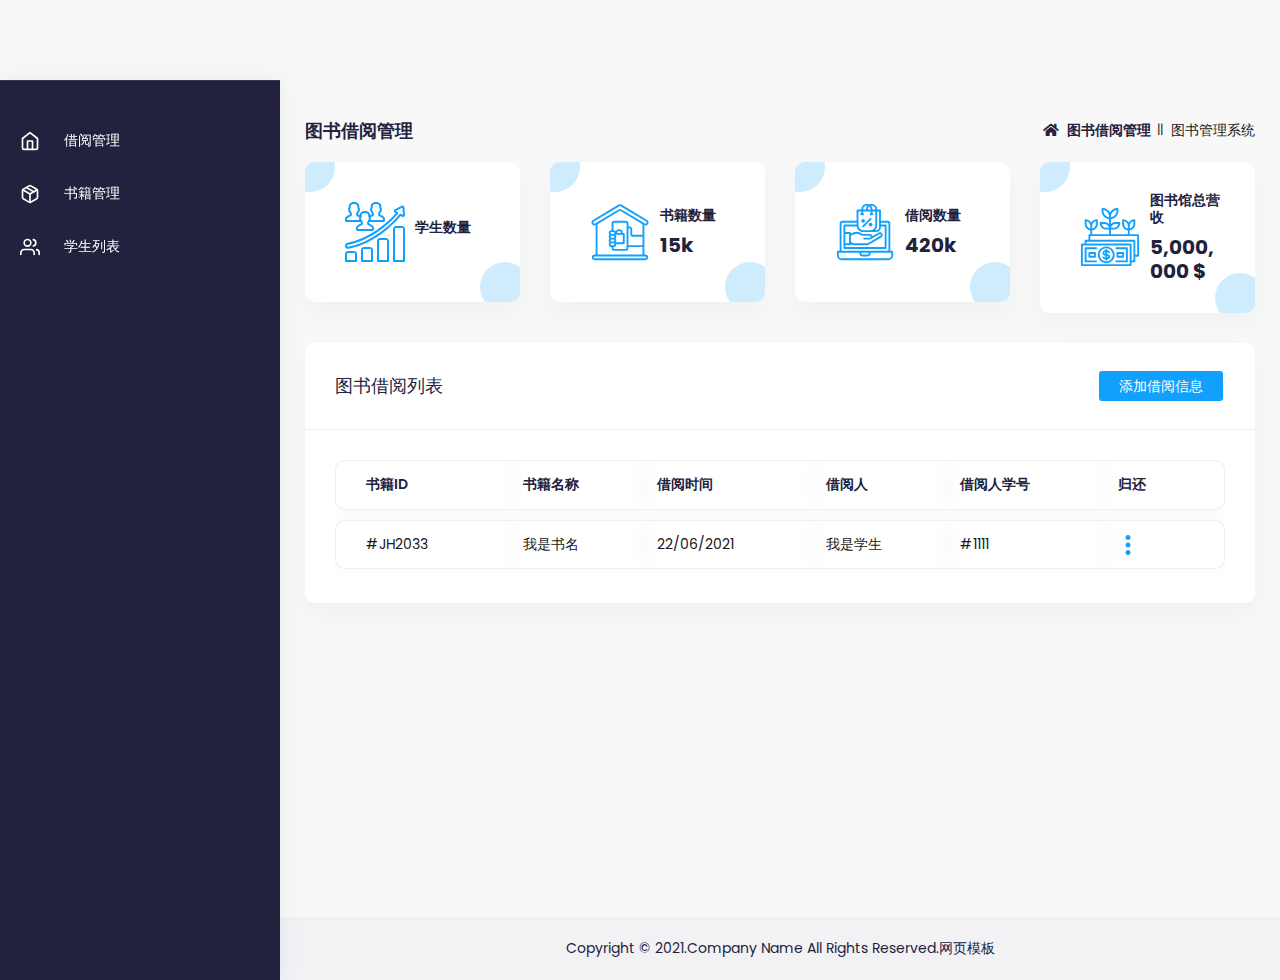
<file: src/main/webapp/index.html>
<!DOCTYPE html>
<!--[if IE 8]> <html lang="en" class="ie8 no-js"> <![endif]-->
<!--[if IE 9]> <html lang="en" class="ie9 no-js"> <![endif]-->
<!--[if !IE]><!-->
<html lang="zxx" xmlns:th="http://www.thymeleaf.org">
<!--<![endif]-->
<!-- Begin Head -->

<head>
    <title>图书管理系统</title>
    <meta charset="utf-8">
    <meta content="width=device-width, initial-scale=1.0" name="viewport">
    <meta name="description" content="">
    <meta name="keywords" content="">
    <meta name="author" content="">
    <meta name="MobileOptimized" content="320">
    <!--Start Style -->
    <link rel="stylesheet" type="text/css" href="static/css/fonts.css">
    <link rel="stylesheet" type="text/css" href="static/css/bootstrap.min.css">
    <link rel="stylesheet" type="text/css" href="static/css/font-awesome.min.css">
    <link rel="stylesheet" type="text/css" href="static/css/icofont.min.css">
    <link rel="stylesheet" type="text/css" href="static/css/style.css">
	<link rel="stylesheet" id="theme-change" type="text/css" href="">
</head>

<body>
	<div class="loader">
	  <div class="spinner">
		<img src="static/picture/loader.gif" alt="">
	  </div> 
	</div>
    <!-- Main Body -->
    <div class="page-wrapper">

        <div th:replace="header.html::title"></div>

        <!-- Sidebar Start -->
        <aside class="sidebar-wrapper">
            <div class="side-menu-wrap">
                <ul class="main-menu">
                    <li>
                        <a href="index" class="active">
                            <span class="icon-menu feather-icon">
                                <svg xmlns="http://www.w3.org/2000/svg" viewbox="0 0 24 24" fill="none" stroke="currentColor" stroke-width="2" stroke-linecap="round" stroke-linejoin="round" class="feather feather-home"><path d="M3 9l9-7 9 7v11a2 2 0 0 1-2 2H5a2 2 0 0 1-2-2z"></path><polyline points="9 22 9 12 15 12 15 22"></polyline></svg>
                            </span>
                            <span class="menu-text">
                                借阅管理
                            </span>
                        </a>
                    </li>
                    
                    <li>
                        <a href="books">
                            <span class="icon-menu feather-icon">
                                <svg xmlns="http://www.w3.org/2000/svg" viewbox="0 0 24 24" fill="none" stroke="currentColor" stroke-width="2" stroke-linecap="round" stroke-linejoin="round" class="feather feather-package"><line x1="16.5" y1="9.4" x2="7.5" y2="4.21"></line><path d="M21 16V8a2 2 0 0 0-1-1.73l-7-4a2 2 0 0 0-2 0l-7 4A2 2 0 0 0 3 8v8a2 2 0 0 0 1 1.73l7 4a2 2 0 0 0 2 0l7-4A2 2 0 0 0 21 16z"></path><polyline points="3.27 6.96 12 12.01 20.73 6.96"></polyline><line x1="12" y1="22.08" x2="12" y2="12"></line></svg>
                            </span>
                            <span class="menu-text">
                                书籍管理
                            </span>
                        </a>
                    </li>
                    <li>
                        <a href="students">
                            <span class="icon-menu feather-icon">
                                <svg xmlns="http://www.w3.org/2000/svg" viewbox="0 0 24 24" fill="none" stroke="currentColor" stroke-width="2" stroke-linecap="round" stroke-linejoin="round" class="feather feather-users"><path d="M17 21v-2a4 4 0 0 0-4-4H5a4 4 0 0 0-4 4v2"></path><circle cx="9" cy="7" r="4"></circle><path d="M23 21v-2a4 4 0 0 0-3-3.87"></path><path d="M16 3.13a4 4 0 0 1 0 7.75"></path></svg>
                            </span>
                            <span class="menu-text">
                                学生列表
                            </span>
                        </a>
                    </li>
                </ul>
            </div>
        </aside>
        <!-- Container Start -->
        <div class="page-wrapper">
            <div class="main-content">
                <!-- Page Title Start -->
                <div class="row">
                    <div class="colxl-12 col-lg-12 col-md-12 col-sm-12 col-12">
                        <div class="page-title-wrapper">
                            <div class="page-title-box">
                                <h4 class="page-title bold">图书借阅管理</h4>
                            </div>
                            <div class="breadcrumb-list">
                                <ul>
                                    <li class="breadcrumb-link">
                                        <a href="javascript:void(0);"><i class="fas fa-home mr-2"></i>图书借阅管理</a>
                                    </li>
                                    <li class="breadcrumb-link active">图书管理系统</li>
                                </ul>
                            </div>
                        </div>
                    </div>
                </div>

                <!-- Dashboard Start -->
                <div class="row">
                    <div class="col-xl-3 col-lg-4 col-md-6">
                        <!-- Start Card-->
                        <div class="card ad-info-card">
                            <div class="card-body dd-flex align-items-center">
                                <div class="icon-info">
                                    <svg version="1.1" xmlns="http://www.w3.org/2000/svg" xmlns:xlink="http://www.w3.org/1999/xlink" x="0px" y="0px" viewbox="0 0 512.126 512.126" xml:space="preserve">
                                        <g transform="translate(0 -1)">
                                            <g>
                                                <g>
                                                    <path d="M13.88,171.793h117.986c1.201,2.614,2.547,5.16,4.031,7.625l-0.009,4.175l-22.567,11.587
                                                        c-11.796,5.875-19.293,17.877-19.4,31.054v8.875c0.104,7.537,6.288,13.568,13.825,13.484h125.95
                                                        c7.537,0.085,13.721-5.946,13.825-13.483v-8.875c-0.108-13.178-7.605-25.18-19.4-31.058l-22.583-11.579v-4.171
                                                        c1.49-2.466,2.84-5.015,4.042-7.633h117.983c7.537,0.085,13.721-5.946,13.825-13.483v-8.875
                                                        c-0.107-13.177-7.604-25.179-19.4-31.054v-0.004l-22.583-11.579v-4.196c3.072-5.008,5.558-10.353,7.408-15.929
                                                        c5.027-3.432,8.109-9.062,8.292-15.146V60.689c-0.089-4.571-1.961-8.927-5.217-12.138l-0.025-8.554
                                                        c0.722-9.479-2.508-18.835-8.925-25.85c-9.739-9.271-22.94-13.999-36.35-13.021c-13.434-0.976-26.655,3.772-36.4,13.071
                                                        c-6.195,6.829-9.377,15.867-8.825,25.071v9.259c-3.309,3.191-5.213,7.566-5.292,12.162v10.837
                                                        c0.183,6.084,3.265,11.713,8.292,15.146c1.848,5.573,4.331,10.915,7.4,15.921l-0.009,4.2l-13.682,7.024
                                                        c-0.04-8.48-3.251-16.638-9.002-22.87c-9.739-9.27-22.939-13.999-36.35-13.021c-13.434-0.976-26.655,3.772-36.4,13.071
                                                        c-5.69,6.256-8.857,14.4-8.889,22.856l-13.761-7.056v-4.196c3.072-5.008,5.558-10.353,7.408-15.929
                                                        c5.027-3.432,8.109-9.062,8.292-15.146V60.689c-0.09-4.57-1.962-8.924-5.217-12.133l-0.025-8.558
                                                        c0.723-9.479-2.508-18.836-8.925-25.85c-9.739-9.271-22.94-13.999-36.35-13.021C63.421,0.151,50.2,4.898,40.455,14.197
                                                        c-6.195,6.831-9.377,15.87-8.825,25.075v9.259c-3.307,3.19-5.211,7.564-5.292,12.158v10.837
                                                        c0.183,6.084,3.265,11.713,8.292,15.146c1.849,5.573,4.332,10.915,7.4,15.921l-0.009,4.2l-22.567,11.588
                                                        c-11.796,5.875-19.293,17.877-19.4,31.054v8.875C0.159,165.846,6.343,171.878,13.88,171.793z M241.063,120.151
                                                        c3.963-2.5,6.193-7.008,5.775-11.675v-8.363c-0.001-1.683-0.499-3.329-1.434-4.729c-3.314-4.994-5.84-10.468-7.491-16.229
                                                        c-0.555-2.011-1.827-3.749-3.575-4.887c-1.249-0.682-2.339-1.621-3.2-2.754v0.004l-0.075-10.438
                                                        c0.643-0.803,1.388-1.519,2.217-2.129c1.993-1.622,3.15-4.055,3.15-6.625l-0.025-13.754c-0.366-4.656,1.181-9.259,4.284-12.75
                                                        c6.584-5.711,15.224-8.469,23.9-7.629c8.668-0.841,17.302,1.912,23.883,7.617c3.252,3.69,4.829,8.563,4.358,13.458v13.058
                                                        c0,2.57,1.157,5.003,3.15,6.625c1.692,1.371,2.05,1.833,2.058,1.737l0.017,10.696c0,0.009-0.383,1.05-3.217,2.883
                                                        c-1.748,1.138-3.02,2.876-3.575,4.887c-1.651,5.762-4.178,11.235-7.492,16.229c-0.934,1.4-1.433,3.046-1.434,4.729v8.363
                                                        c-0.392,4.852,2.04,9.498,6.25,11.942l25.6,13.141c6.094,2.966,10.008,9.1,10.133,15.876v5.292h-104.35
                                                        c0.843-2.028,1.273-4.204,1.267-6.4v-10.837c0.004-2.221-0.456-4.418-1.35-6.45L241.063,120.151z M139.413,135.743
                                                        c1.554-1.34,2.563-3.203,2.838-5.236l0.04-0.177c0.121-0.394,0.212-0.796,0.273-1.204l-0.025-13.75
                                                        c-0.366-4.657,1.18-9.263,4.283-12.755c6.584-5.711,15.224-8.469,23.9-7.629c8.668-0.841,17.302,1.912,23.883,7.617
                                                        c3.251,3.692,4.829,8.565,4.358,13.462v13.054c0,2.57,1.157,5.003,3.15,6.625c1.692,1.371,2.058,1.829,2.058,1.737l0.017,10.696
                                                        c0,0.009-0.383,1.05-3.217,2.883c-1.731,1.126-2.995,2.842-3.558,4.829c-0.34,1.328-0.774,2.63-1.3,3.896
                                                        c-0.052,0.116-0.062,0.241-0.108,0.358c-0.024,0.061-0.078,0.101-0.101,0.163c-1.501,4.139-3.49,8.083-5.925,11.75
                                                        c-0.983,1.426-1.509,3.118-1.508,4.85v8.363c-0.392,4.852,2.039,9.498,6.25,11.942l25.6,13.138
                                                        c6.093,2.968,10.008,9.102,10.133,15.878v5.292H110.988v-5.292c0.124-6.776,4.039-12.91,10.133-15.875l26.075-13.408
                                                        c3.963-2.5,6.193-7.008,5.775-11.675v-8.363c0.001-1.732-0.525-3.424-1.508-4.85c-2.489-3.786-4.525-7.85-6.067-12.11
                                                        l-0.012-0.029l-0.055-0.132c-0.526-1.266-0.96-2.568-1.3-3.896c-0.566-1.986-1.83-3.7-3.558-4.829
                                                        c-1.249-0.682-2.339-1.621-3.2-2.754v0.004l-0.083-10.433C137.837,137.08,138.584,136.36,139.413,135.743z M17.122,149.435
                                                        c0.124-6.776,4.039-12.91,10.133-15.875l26.075-13.408c3.963-2.5,6.193-7.008,5.775-11.675v-8.363
                                                        c-0.001-1.683-0.499-3.329-1.434-4.729c-3.314-4.994-5.84-10.468-7.492-16.229c-0.555-2.011-1.827-3.749-3.575-4.887
                                                        c-1.249-0.682-2.339-1.621-3.2-2.754v0.004l-0.083-10.433c0.648-0.805,1.396-1.525,2.225-2.142
                                                        c1.992-1.619,3.149-4.049,3.15-6.616l-0.025-13.75c-0.366-4.657,1.181-9.262,4.284-12.754c6.584-5.711,15.224-8.469,23.9-7.629
                                                        c8.668-0.841,17.302,1.912,23.883,7.617c3.251,3.692,4.829,8.565,4.358,13.462v13.054c0.001,2.567,1.158,4.997,3.15,6.617
                                                        c1.692,1.379,2.067,1.842,2.058,1.746l0.017,10.696c0,0.009-0.383,1.05-3.217,2.883c-1.748,1.138-3.02,2.876-3.575,4.887
                                                        c-1.651,5.762-4.178,11.235-7.492,16.23c-0.934,1.4-1.433,3.046-1.434,4.729v8.363c-0.392,4.852,2.04,9.498,6.25,11.942
                                                        l20.763,10.656c-0.92,2.014-1.402,4.2-1.413,6.415v10.837c0.036,2.206,0.514,4.382,1.406,6.4H17.122V149.435z"></path>
                                                    <path d="M26.422,400.235c1.51-0.001,3.018-0.125,4.508-0.371c55.972-9.13,252.363-56.295,443.986-279.584l11.697,6.639
                                                        c5.476,3.078,12.2,2.903,17.508-0.456c5.309-3.359,8.346-9.361,7.908-15.627l-4.692-63.371
                                                        c-0.399-5.686-3.615-10.795-8.57-13.612c-4.955-2.817-10.99-2.969-16.08-0.405l-56.7,28.654
                                                        c-5.651,2.802-9.287,8.503-9.444,14.809c-0.157,6.306,3.189,12.181,8.694,15.262l8.583,4.873
                                                        C253.671,295.491,73.423,339.651,21.938,348.477c-12.583,2.109-21.821,12.971-21.883,25.729c0.003,2.12,0.269,4.232,0.792,6.288
                                                        C3.817,392.172,14.371,400.319,26.422,400.235z M24.855,365.293c53.354-9.143,241.519-55.127,427.17-262.877
                                                        c1.32-0.706,2.425-1.756,3.197-3.04c2.323-4.099,0.887-9.305-3.209-11.633l-18.367-10.392l56.675-28.663l4.692,63.375
                                                        l-17.75-10.071c-0.277-0.109-0.561-0.202-0.848-0.279c-3.098-1.393-6.734-0.749-9.164,1.625c-0.245,0.173-0.48,0.359-0.704,0.558
                                                        C277.23,327.422,83.155,374.052,28.164,383.022c-4.808,0.917-9.51-2.028-10.783-6.754c-0.17-0.674-0.257-1.367-0.259-2.063
                                                        C17.192,369.75,20.454,365.99,24.855,365.293z"></path>
                                                    <path d="M76.855,419.26h-51.2c-14.132,0.015-25.585,11.468-25.6,25.6v59.733c-0.001,2.263,0.898,4.434,2.499,6.035
                                                        c1.6,1.6,3.771,2.499,6.035,2.499h85.333c2.263,0.001,4.434-0.898,6.035-2.499c1.6-1.6,2.499-3.771,2.499-6.035V444.86
                                                        C102.44,430.728,90.987,419.275,76.855,419.26z M85.388,496.06H17.122v-51.2c0.005-4.711,3.822-8.529,8.533-8.533h51.2
                                                        c4.711,0.005,8.529,3.822,8.533,8.533V496.06z"></path>
                                                    <path d="M213.388,385.126h-51.2c-14.132,0.015-25.585,11.468-25.6,25.6v93.867c-0.001,2.263,0.898,4.434,2.499,6.035
                                                        c1.6,1.6,3.771,2.499,6.035,2.499h85.333c2.263,0.001,4.434-0.898,6.035-2.499c1.6-1.6,2.499-3.771,2.499-6.035v-93.867
                                                        C238.973,396.594,227.52,385.142,213.388,385.126z M221.922,496.06h-68.267v-85.333c0.005-4.711,3.822-8.529,8.533-8.533h51.2
                                                        c4.711,0.005,8.529,3.822,8.533,8.533V496.06z"></path>
                                                    <path d="M349.922,308.326h-51.2c-14.132,0.015-25.585,11.468-25.6,25.6v170.667c-0.001,2.263,0.898,4.434,2.499,6.035
                                                        c1.6,1.6,3.771,2.499,6.035,2.499h85.333c2.263,0.001,4.434-0.898,6.035-2.499c1.6-1.6,2.499-3.771,2.499-6.035V333.926
                                                        C375.506,319.794,364.054,308.342,349.922,308.326z M358.455,496.06h-68.267V333.926c0.005-4.711,3.822-8.529,8.533-8.533h51.2
                                                        c4.711,0.005,8.529,3.823,8.533,8.533V496.06z"></path>
                                                    <path d="M486.455,205.926h-51.2c-14.132,0.015-25.585,11.468-25.6,25.6v273.067c-0.001,2.263,0.898,4.434,2.499,6.035
                                                        c1.6,1.6,3.771,2.499,6.035,2.499h85.333c2.263,0.001,4.434-0.898,6.035-2.499c1.6-1.6,2.499-3.771,2.499-6.035V231.526
                                                        C512.04,217.394,500.587,205.942,486.455,205.926z M494.988,496.06h-68.267V231.526c0.005-4.711,3.822-8.529,8.533-8.533h51.2
                                                        c4.711,0.005,8.529,3.822,8.533,8.533V496.06z"></path>
                                                </g>
                                            </g>
                                        </g>
                                    </svg>
                                </div>
                                <div class="icon-info-text">
                                    <h5 class="ad-title">学生数量</h5>
                                    <h4 class="ad-card-title" th:text="${student_count}"></h4>
                                </div>
                            </div>
                        </div>
                    </div>
                    <!-- Start Card-->
                    <div class="col-xl-3 col-lg-4 col-md-6">
                        <div class="card ad-info-card">
                            <div class="card-body dd-flex align-items-center">
                                <div class="icon-info">
                                    <svg xmlns="http://www.w3.org/2000/svg" viewbox="0 0 64 64"><g id="shopping-smartphone-home-house-hand"><path d="M60.02,25.05a2.971,2.971,0,0,0,1.84-1.54l.21-.41a3.022,3.022,0,0,0-1.14-3.91L33.54,2.76a2.988,2.988,0,0,0-3.08,0L3.07,19.19A3.022,3.022,0,0,0,1.93,23.1l.21.41a2.971,2.971,0,0,0,1.84,1.54,3.045,3.045,0,0,0,.84.12A3.033,3.033,0,0,0,6,24.9V56H5a3,3,0,0,0,0,6H59a3,3,0,0,0,0-6H58V24.91A2.928,2.928,0,0,0,60.02,25.05ZM59,58a1,1,0,0,1,0,2H5a1,1,0,0,1,0-2ZM46,37H56v9H41V29a1,1,0,0,1,2,0v5A3.009,3.009,0,0,0,46,37Zm0-2a1,1,0,0,1-1-1V29a2.98,2.98,0,0,0-4-2.82V23a3.009,3.009,0,0,0-3-3H26a3.009,3.009,0,0,0-3,3v7a3.009,3.009,0,0,0-3,3,2.974,2.974,0,0,0,.78,2,2.954,2.954,0,0,0,0,4,2.954,2.954,0,0,0,0,4A2.974,2.974,0,0,0,20,45a3.009,3.009,0,0,0,3,3v1a3.009,3.009,0,0,0,3,3H38a3.009,3.009,0,0,0,3-3V48H56v8H8V23.76L31.48,9.62a1.02,1.02,0,0,1,1.04,0L56,23.76V35ZM23,36h2a1,1,0,0,1,0,2H23a1,1,0,0,1,0-2Zm-1-3a1,1,0,0,1,1-1h2a1,1,0,0,1,0,2H23A1,1,0,0,1,22,33Zm1,7h2a1,1,0,0,1,0,2H23a1,1,0,0,1,0-2Zm0,4h2a1,1,0,0,1,0,2H23a1,1,0,0,1,0-2Zm2,4a3.009,3.009,0,0,0,3-3h8a1,1,0,0,0,1-1V34a1,1,0,0,0-1-1H35a3.99,3.99,0,0,0-7.58-1.75A2.956,2.956,0,0,0,25,30V23a1,1,0,0,1,1-1H38a1,1,0,0,1,1,1V49a1,1,0,0,1-1,1H26a1,1,0,0,1-1-1Zm2.22-9a2.954,2.954,0,0,0,0-4H35v8H27.22a2.954,2.954,0,0,0,0-4ZM29,33a2,2,0,0,1,4,0ZM33.55,7.91a2.979,2.979,0,0,0-3.1,0L5.34,23.03a1.018,1.018,0,0,1-.8.1.972.972,0,0,1-.61-.51l-.21-.41A1.021,1.021,0,0,1,4.1,20.9L31.49,4.47a1,1,0,0,1,1.02,0L59.9,20.9a1.021,1.021,0,0,1,.38,1.31l-.21.41a.972.972,0,0,1-.61.51,1.018,1.018,0,0,1-.8-.1Z"></path></g></svg>
                                </div>
                                <div class="icon-info-text">
                                    <h5 class="ad-title">书籍数量</h5>
                                    <h4 class="ad-card-title" th:text="${book_count}">15k</h4>
                                </div>
                            </div>
                        </div>
                    </div>
                    <!-- Start Card-->
                    <div class="col-xl-3 col-lg-4 col-md-6">
                        <div class="card ad-info-card">
                            <div class="card-body dd-flex align-items-center">
                                <div class="icon-info">
                                    <svg xmlns="http://www.w3.org/2000/svg" viewbox="0 0 64 64"><g id="hand_&#xB7;_ecommerce_&#xB7;_shopping_&#xB7;_online_&#xB7;_sale" data-name="hand &#xB7; ecommerce &#xB7; shopping &#xB7; online &#xB7; sale"><path d="M61,52H59V23a3.009,3.009,0,0,0-3-3H49V9a1,1,0,0,0-1-1H45a5.992,5.992,0,0,0-8.5-5.45A5.992,5.992,0,0,0,28,8H24a1,1,0,0,0-1,1V20H8a3.009,3.009,0,0,0-3,3V52H3a1,1,0,0,0-1,1v4a5,5,0,0,0,5,5H57a5,5,0,0,0,5-5V53A1,1,0,0,0,61,52ZM45,25V10h2V27a3.009,3.009,0,0,1-3,3H42.89A6.97,6.97,0,0,0,45,25ZM39,4a4,4,0,0,1,4,4H40a6.016,6.016,0,0,0-1.49-3.95A3.87,3.87,0,0,1,39,4Zm-2.5.9A3.976,3.976,0,0,1,38,8H35A3.976,3.976,0,0,1,36.5,4.9ZM34,4a3.87,3.87,0,0,1,.49.05A6.016,6.016,0,0,0,33,8H30A4,4,0,0,1,34,4Zm-9,6h3v2a1,1,0,0,0,0,2h2a1,1,0,0,0,0-2V10h8v2a1,1,0,0,0,0,2h2a1,1,0,0,0,0-2V10h3V25a5,5,0,0,1-5,5H30a5,5,0,0,1-5-5ZM23.08,26A7,7,0,0,0,30,32H44a5,5,0,0,0,5-5V26h4V48H11V46h5a1,1,0,0,0,1-1v-.14l.93.62a2.952,2.952,0,0,0,1.68.52H34.46a2.925,2.925,0,0,0,1.5-.4l13.4-7.73a3.006,3.006,0,0,0,1.1-4.1,3.011,3.011,0,0,0-4.1-1.1l-6.43,3.71A2.993,2.993,0,0,0,37,34H29.3l-.2-.13A10.972,10.972,0,0,0,17,33.8V33a1,1,0,0,0-1-1H11V26ZM11,44V34h4V44Zm20-4h6a2.982,2.982,0,0,0,1.98-.77l8.39-4.83a1.006,1.006,0,0,1,1.49.86.992.992,0,0,1-.5.87L34.95,43.87a.922.922,0,0,1-.49.13H19.61a1.023,1.023,0,0,1-.56-.17L17,42.46V36a.967.967,0,0,0,.55-.17l.46-.3a8.975,8.975,0,0,1,9.98,0l.46.3A.967.967,0,0,0,29,36h8a1,1,0,0,1,.71,1.7.01.01,0,0,0-.01.01A.991.991,0,0,1,37,38H31a1,1,0,0,0,0,2ZM7,23a1,1,0,0,1,1-1H23v2H10a1,1,0,0,0-1,1V49a1,1,0,0,0,1,1H54a1,1,0,0,0,1-1V25a1,1,0,0,0-1-1H49V22h7a1,1,0,0,1,1,1V52H7ZM36,54v1a1,1,0,0,1-1,1H29a1,1,0,0,1-1-1V54Zm24,3a3.009,3.009,0,0,1-3,3H7a3.009,3.009,0,0,1-3-3V54H26v1a3.009,3.009,0,0,0,3,3h6a3.009,3.009,0,0,0,3-3V54H60Z"></path><path d="M29.293,26.707a1,1,0,0,0,1.414,0l8-8a1,1,0,0,0-1.414-1.414l-8,8A1,1,0,0,0,29.293,26.707Z"></path><circle cx="30" cy="20" r="2"></circle><circle cx="38" cy="24" r="2"></circle></g></svg>
                                </div>
                                <div class="icon-info-text">
                                    <h5 class="ad-title">借阅数量</h5>
                                    <h4 class="ad-card-title" th:text="${borrow_list.size()}">420k</h4>
                                </div>
                            </div>
                        </div>
                    </div>
                    <!-- Start Card-->
                    <div class="col-xl-3 col-lg-4 col-md-6">
                        <div class="card ad-info-card">
                            <div class="card-body dd-flex align-items-center">
                                <div class="icon-info">
                                    <svg enable-background="new 0 0 64 64" viewbox="0 0 64 64" xmlns="http://www.w3.org/2000/svg"><g><path d="m28 60c4.962 0 9-4.038 9-9s-4.038-9-9-9-9 4.038-9 9 4.038 9 9 9zm0-16c3.86 0 7 3.14 7 7s-3.14 7-7 7-7-3.14-7-7 3.14-7 7-7z"></path><path d="m26 53h-2c0 1.654 1.346 3 3 3v1h2v-1c1.654 0 3-1.346 3-3s-1.346-3-3-3v-2c.551 0 1 .449 1 1h2c0-1.654-1.346-3-3-3v-1h-2v1c-1.654 0-3 1.346-3 3s1.346 3 3 3v2c-.551 0-1-.449-1-1zm0-4c0-.551.449-1 1-1v2c-.551 0-1-.449-1-1zm3 3c.551 0 1 .449 1 1s-.449 1-1 1z"></path><path d="m62 29h-9v-4.08c3.387-.488 6-3.401 6-6.92v-4c0-.552-.448-1-1-1-2.548 0-4.775 1.373-6 3.413-1.225-2.04-3.452-3.413-6-3.413-.552 0-1 .448-1 1v4c0 3.519 2.613 6.432 6 6.92v4.08h-18v-5h3c3.86 0 7-3.14 7-7 0-.552-.448-1-1-1h-4c-1.958 0-3.728.81-5 2.11v-5.169c4.493-.5 8-4.317 8-8.941v-2c0-.552-.448-1-1-1-3.483 0-6.505 1.993-8 4.896-1.495-2.903-4.517-4.896-8-4.896-.552 0-1 .448-1 1v2c0 4.624 3.507 8.441 8 8.941v5.169c-1.272-1.3-3.042-2.11-5-2.11h-4c-.552 0-1 .448-1 1 0 3.86 3.14 7 7 7h3v5h-18v-4.08c3.387-.488 6-3.401 6-6.92v-4c0-.552-.448-1-1-1-2.548 0-4.775 1.373-6 3.413-1.225-2.04-3.452-3.413-6-3.413-.552 0-1 .448-1 1v4c0 3.519 2.613 6.432 6 6.92v4.08h-1c-.552 0-1 .448-1 1v5h-3c-.552 0-1 .448-1 1v3h-3c-.552 0-1 .448-1 1v22c0 .552.448 1 1 1h52c.552 0 1-.448 1-1v-3h3c.552 0 1-.448 1-1v-5h3c.552 0 1-.448 1-1v-22c0-.552-.448-1-1-1zm-5-13.899v2.899c0 2.415-1.721 4.435-4 4.899v-2.899c0-2.415 1.721-4.435 4-4.899zm-10 2.899v-2.899c2.279.464 4 2.485 4 4.899v2.899c-2.279-.464-4-2.484-4-4.899zm-9 0h2.899c-.464 2.279-2.485 4-4.899 4h-2.899c.464-2.279 2.484-4 4.899-4zm-10 4c-2.415 0-4.435-1.721-4.899-4h2.899c2.415 0 4.435 1.721 4.899 4zm11-18.929v.929c0 3.521-2.612 6.442-6 6.929v-.929c0-3.521 2.612-6.442 6-6.929zm-14 .929v-.929c3.388.487 6 3.408 6 6.929v.929c-3.388-.487-6-3.408-6-6.929zm-8 11.101v2.899c0 2.415-1.721 4.435-4 4.899v-2.899c0-2.415 1.721-4.435 4-4.899zm-10 2.899v-2.899c2.279.464 4 2.485 4 4.899v2.899c-2.279-.464-4-2.484-4-4.899zm46 43h-50v-20h50zm4-4h-2v-17c0-.552-.448-1-1-1h-47v-2h50zm4-6h-2v-15c0-.552-.448-1-1-1h-47v-4h50z"></path><path d="m6 59h12v-2h-11v-12h11v-2h-12c-.552 0-1 .448-1 1v14c0 .552.448 1 1 1z"></path><path d="m51 58v-14c0-.552-.448-1-1-1h-12v2h11v12h-11v2h12c.552 0 1-.448 1-1z"></path><path d="m46 54c.552 0 1-.448 1-1v-4c0-.552-.448-1-1-1h-6c-.552 0-1 .448-1 1v4c0 .552.448 1 1 1zm-5-4h4v2h-4z"></path><path d="m10 48c-.552 0-1 .448-1 1v4c0 .552.448 1 1 1h6c.552 0 1-.448 1-1v-4c0-.552-.448-1-1-1zm5 4h-4v-2h4z"></path></g></svg>
                                </div>
                                <div class="icon-info-text">
                                    <h5 class="ad-title">图书馆总营收</h5>
                                    <h4 class="ad-card-title">5,000,000 $</h4>
                                </div>
                            </div>
                        </div>
                    </div>
                </div>
                <!-- Products Orders Start -->
                <div class="row">
                    <div class="col-xl-12 col-lg-12 col-md-12 col-sm-12 col-12">
                        <div class="card chart-card">
                            <div class="card-header">
                                <h4 class="has-btn">图书借阅列表
                                    <span>
                                            <a type="button" href="add-borrow" class="btn btn-primary squer-btn sm-btn">添加借阅信息</a>
                                        </span>
                                </h4>
                            </div>
                            <div class="card-body pb-4">
                                <div class="chart-holder">
                                    <div class="table-responsive">
                                        <table class="table table-styled mb-0">
                                            <thead>
                                                <tr>
                                                    <th>书籍ID</th>
                                                    <th>书籍名称</th>
                                                    <th>借阅时间</th>
                                                    <th>借阅人</th>
                                                    <th>借阅人学号</th>
													<th>归还</th>
                                                </tr>
                                            </thead>
                                            <tbody>
                                                <tr th:each="borrow : ${borrow_list}">
                                                    <td th:text="'#'+${borrow.getBook_id()}">#JH2033</td>
                                                    <td th:text="${borrow.getBook_name()}">我是书名</td>
                                                    <td th:text="${borrow.getTime()}">22/06/2021</td>
                                                    <td th:text="${borrow.getStudent_name()}">我是学生</td>
                                                    <td th:text="'#'+${borrow.getStudent_id()}">#1111</td>
                                                    <td class="relative">
                                                        <a class="action-btn " th:href="'return-book?id='+${borrow.getId()}">
                                                            <svg class="default-size " viewbox="0 0 341.333 341.333 ">
                                                                <g>
                                                                    <g>
                                                                        <g>
                                                                            <path d="M170.667,85.333c23.573,0,42.667-19.093,42.667-42.667C213.333,19.093,194.24,0,170.667,0S128,19.093,128,42.667 C128,66.24,147.093,85.333,170.667,85.333z "></path>
                                                                            <path d="M170.667,128C147.093,128,128,147.093,128,170.667s19.093,42.667,42.667,42.667s42.667-19.093,42.667-42.667 S194.24,128,170.667,128z "></path>
                                                                            <path d="M170.667,256C147.093,256,128,275.093,128,298.667c0,23.573,19.093,42.667,42.667,42.667s42.667-19.093,42.667-42.667 C213.333,275.093,194.24,256,170.667,256z "></path>
                                                                        </g>
                                                                    </g>
                                                                </g>
                                                            </svg>
                                                        </a>
                                                    </td>
                                                </tr>
                                            </tbody>
                                        </table>
                                    </div>
                                </div>
                            </div>
                        </div>
                    </div>
                </div>
				<div class="ad-footer-btm">
					<p>Copyright &copy; 2021.Company name All rights reserved.<a target="_blank" href="https://sc.chinaz.com/moban/">&#x7F51;&#x9875;&#x6A21;&#x677F;</a></p>
				</div>
            </div>
        </div>
    </div>
	
    <!-- Script Start -->
	<script src="static/js/jquery.min.js"></script>
    <script src="static/js/popper.min.js"></script>
    <script src="static/js/bootstrap.min.js"></script>
	<script src="static/js/swiper.min.js"></script>
    <script src="static/js/apexcharts.min.js"></script>
    <script src="static/js/control-chart-apexcharts.js"></script>
	<!-- Page Specific -->
    <script src="static/js/nice-select.min.js"></script>
    <!-- Custom Script -->
    <script src="static/js/custom.js"></script>
</body>

</html>
</file>
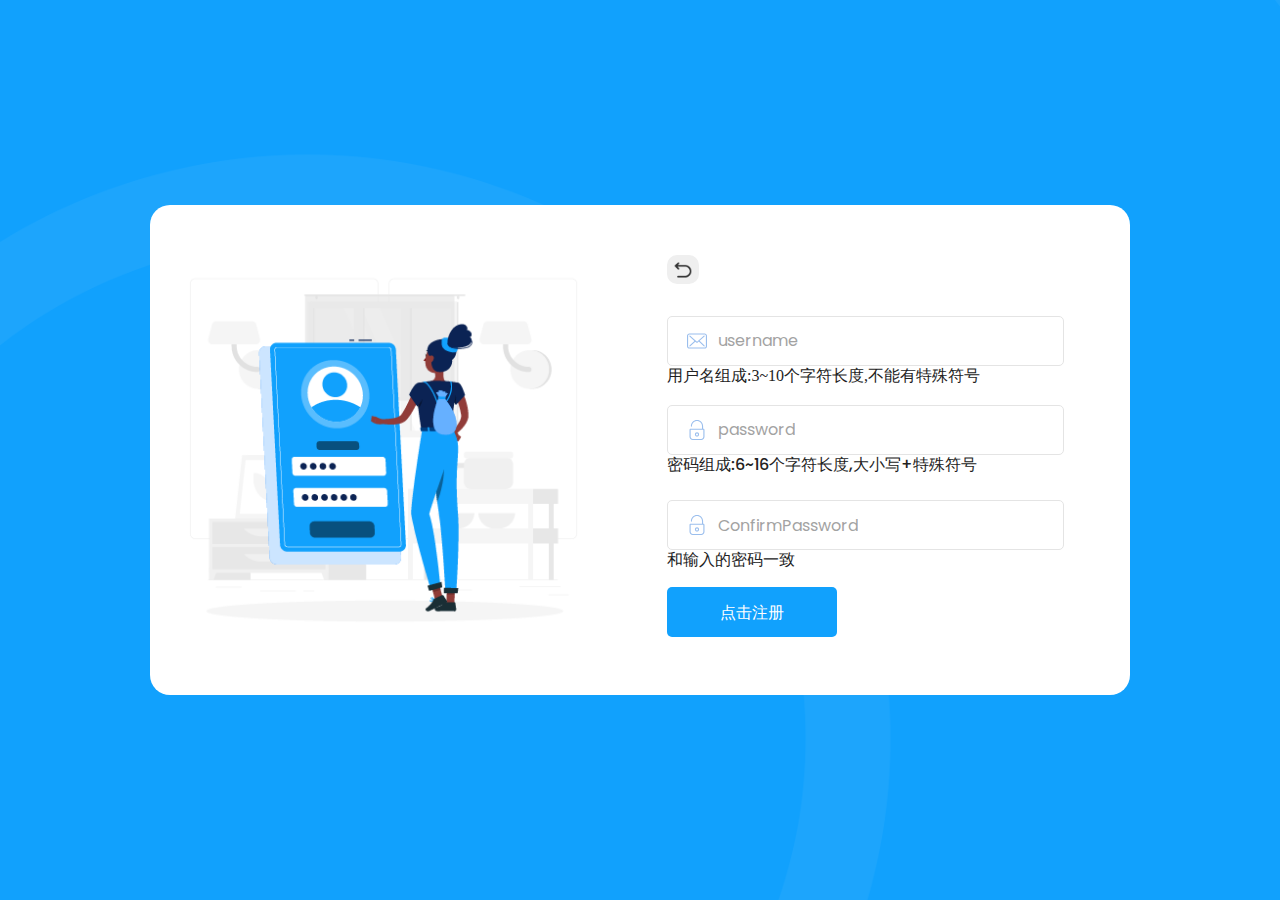
<file: src/main/webapp/enroll.html>
<!DOCTYPE html>
<!--[if IE 8]> <html lang="en" class="ie8 no-js"> <![endif]-->
<!--[if IE 9]> <html lang="en" class="ie9 no-js"> <![endif]-->
<!--[if !IE]><!-->
<html lang="zxx" xmlns:th="http://www.thymeleaf.org">
<!--<![endif]-->
<!-- Begin Head -->

<head>
    <title>用户注册</title>
    <meta charset="UTF-8">
    <meta content="width=device-width, initial-scale=1.0" name="viewport">
    <meta name="description" content="">
    <meta name="keywords" content="">
    <meta name="author" content="">
    <meta name="MobileOptimized" content="320">
    <!--Start Style -->
    <link rel="stylesheet" type="text/css" href="static/css/fonts.css">
    <link rel="stylesheet" type="text/css" href="static/css/bootstrap.min.css">
    <link rel="stylesheet" type="text/css" href="static/css/auth.css">
    <link rel="icon" type="images/icon" href="static/icon/提示_tips.png">
</head>

<body>
    <div class="ad-auth-wrapper">
        <div class="ad-auth-box">
            <div class="row align-items-center">
                <div class="col-xl-6 col-lg-6 col-md-12 col-sm-12 col-12">
                    <div class="ad-auth-img">
                        <img src="static/picture/auth-img1.png" alt="">
                    </div>
                </div>
                <div class="col-xl-6 col-lg-6 col-md-12 col-sm-12 col-12">
                    <div class="ad-auth-content">
                        <form method="get" action="login">
                            <button style="border: 0; border-radius: 10px"><img src="static/icon/返回_return.png" width="20" height="20"></button>
                        </form>
                            <!--todo 此处进行的注册操作也是可以进行实现-->
                            <h2><span class="primary" th:text="${loginInfo}"></span></h2>
                            <!--todo 此处进行模板输入字段操作-->
                            <p th:text="${enrollTips}" ></p>
                        <!--这里表单提交一定要使用return来进行操作，不然就会出现无法进行的操作-->
                            <form method="post" action="enroll" onsubmit="return CheckLatestInfo()">
                                    <div class="ad-auth-form">
                                        <div class="ad-auth-feilds mb-30">
                                            <input  id="username" type="text" placeholder="username" name="username" onchange="checkUserName(this)">
                                            <div id="theRuleBox">
                                                <!--TODO 用选择器进行操作吧-->
                                                <h6 id="title" style="font-family: 'Microsoft JhengHei',serif">用户名组成:3~10个字符长度,不能有特殊符号</h6>
                                            </div>
                                            <div class="ad-auth-icon">
                                                <svg xmlns="http://www.w3.org/2000/svg" viewbox="0 0 483.3 483.3"><path d="M424.3,57.75H59.1c-32.6,0-59.1,26.5-59.1,59.1v249.6c0,32.6,26.5,59.1,59.1,59.1h365.1c32.6,0,59.1-26.5,59.1-59.1    v-249.5C483.4,84.35,456.9,57.75,424.3,57.75z M456.4,366.45c0,17.7-14.4,32.1-32.1,32.1H59.1c-17.7,0-32.1-14.4-32.1-32.1v-249.5    c0-17.7,14.4-32.1,32.1-32.1h365.1c17.7,0,32.1,14.4,32.1,32.1v249.5H456.4z" data-original="#000000" class="active-path" data-old_color="#000000" fill="#9abeed"></path><path d="M304.8,238.55l118.2-106c5.5-5,6-13.5,1-19.1c-5-5.5-13.5-6-19.1-1l-163,146.3l-31.8-28.4c-0.1-0.1-0.2-0.2-0.2-0.3    c-0.7-0.7-1.4-1.3-2.2-1.9L78.3,112.35c-5.6-5-14.1-4.5-19.1,1.1c-5,5.6-4.5,14.1,1.1,19.1l119.6,106.9L60.8,350.95    c-5.4,5.1-5.7,13.6-0.6,19.1c2.7,2.8,6.3,4.3,9.9,4.3c3.3,0,6.6-1.2,9.2-3.6l120.9-113.1l32.8,29.3c2.6,2.3,5.8,3.4,9,3.4    c3.2,0,6.5-1.2,9-3.5l33.7-30.2l120.2,114.2c2.6,2.5,6,3.7,9.3,3.7c3.6,0,7.1-1.4,9.8-4.2c5.1-5.4,4.9-14-0.5-19.1L304.8,238.55z" data-original="#000000" class="active-path" data-old_color="#000000" fill="#9abeed"></path></svg>
                                            </div>
                                        </div>
                                        <div class="ad-auth-feilds">
                                            <input id="password" type="password" placeholder="password" onchange="checkUserPassword(this)">
                                            <div id="thePasswordBox">
                                                <h6 id="titlePassword">密码组成:6~16个字符长度,大小写+特殊符号</h6>
                                            </div>
                                            <div class="ad-auth-icon">
                                                <svg xmlns="http://www.w3.org/2000/svg" viewbox="0 0 482.8 482.8"><path d="M395.95,210.4h-7.1v-62.9c0-81.3-66.1-147.5-147.5-147.5c-81.3,0-147.5,66.1-147.5,147.5c0,7.5,6,13.5,13.5,13.5    s13.5-6,13.5-13.5c0-66.4,54-120.5,120.5-120.5c66.4,0,120.5,54,120.5,120.5v62.9h-275c-14.4,0-26.1,11.7-26.1,26.1v168.1    c0,43.1,35.1,78.2,78.2,78.2h204.9c43.1,0,78.2-35.1,78.2-78.2V236.5C422.05,222.1,410.35,210.4,395.95,210.4z M395.05,404.6    c0,28.2-22.9,51.2-51.2,51.2h-204.8c-28.2,0-51.2-22.9-51.2-51.2V237.4h307.2L395.05,404.6L395.05,404.6z" data-original="#000000" class="active-path" data-old_color="#000000" fill="#9abeed"></path><path d="M241.45,399.1c27.9,0,50.5-22.7,50.5-50.5c0-27.9-22.7-50.5-50.5-50.5c-27.9,0-50.5,22.7-50.5,50.5    S213.55,399.1,241.45,399.1z M241.45,325c13,0,23.5,10.6,23.5,23.5s-10.5,23.6-23.5,23.6s-23.5-10.6-23.5-23.5    S228.45,325,241.45,325z" data-original="#000000" class="active-path" data-old_color="#000000" fill="#9abeed"></path></svg>
                                            </div>
                                        </div>
                                        <br>
                                        <div class="ad-auth-feilds">
                                            <input id="confirmPassword" type="password" placeholder="ConfirmPassword" name="password" onchange="checkConfirm(this)">
                                            <div id="ConfirmBox">
                                                <h6 id="Confirm">和输入的密码一致</h6>
                                            </div>
                                            <div class="ad-auth-icon">
                                                <svg xmlns="http://www.w3.org/2000/svg" viewbox="0 0 482.8 482.8"><path d="M395.95,210.4h-7.1v-62.9c0-81.3-66.1-147.5-147.5-147.5c-81.3,0-147.5,66.1-147.5,147.5c0,7.5,6,13.5,13.5,13.5    s13.5-6,13.5-13.5c0-66.4,54-120.5,120.5-120.5c66.4,0,120.5,54,120.5,120.5v62.9h-275c-14.4,0-26.1,11.7-26.1,26.1v168.1    c0,43.1,35.1,78.2,78.2,78.2h204.9c43.1,0,78.2-35.1,78.2-78.2V236.5C422.05,222.1,410.35,210.4,395.95,210.4z M395.05,404.6    c0,28.2-22.9,51.2-51.2,51.2h-204.8c-28.2,0-51.2-22.9-51.2-51.2V237.4h307.2L395.05,404.6L395.05,404.6z" data-original="#000000" class="active-path" data-old_color="#000000" fill="#9abeed"></path><path d="M241.45,399.1c27.9,0,50.5-22.7,50.5-50.5c0-27.9-22.7-50.5-50.5-50.5c-27.9,0-50.5,22.7-50.5,50.5    S213.55,399.1,241.45,399.1z M241.45,325c13,0,23.5,10.6,23.5,23.5s-10.5,23.6-23.5,23.6s-23.5-10.6-23.5-23.5    S228.45,325,241.45,325z" data-original="#000000" class="active-path" data-old_color="#000000" fill="#9abeed"></path></svg>
                                            </div>
                                        </div>
                                    </div>
                                <div  class="ad-auth-btn">
                                    <button  class="ad-btn ad-login-member">点击注册</button>
                                </div>
                            </form>
                    </div>
                </div>
            </div>
        </div>
    </div>
    <script>
        //姓名
        //密码的长度6~16
        //小写字母 + 大写字母 +特殊符号
        //三到十个字符操作
        const regex=/^[a-z0-9A-Z]{3,15}$/
        //设置密码操作
        const thePassWordRegex=/^[a-z0-9A-Z\W]{6,15}$/
        function checkUserName(){
            let username=document.getElementById("username")
            //利用正则对象检验目标名称是否合法
            let isChecked=regex.test(username.value)
            //如果合法对对应的标签进行处理
            let theCheckedTags=document.getElementById("theRuleBox")
            if (username.value===""){
                theCheckedTags.innerHTML=`<h6>用户名组成:3~10个字符长度,不能有特殊符号</h6>`
            }
            if (isChecked) {
                // theTag.parentNode.removeChild(theTag)
                theCheckedTags.innerHTML = "<img src='static/icon/对勾_check-correct.png' width='20' height='20'/>符合规则"
            }else if (isChecked===false && username.value !=="") {
                theCheckedTags.innerHTML = "<img src='static/icon/报错_caution.png' width='20' height='20'/>不符合规则"
            }
            return isChecked
        }
        function checkUserPassword() {
            let password=document.getElementById("password")
            let checkPassword=thePassWordRegex.test(password.value)
            let theTag=document.getElementById("titlePassword")
            if (password.value===""){
                theTag.innerHTML=`<h6>密码组成:6~16个字符长度,大小写+特殊符号</h6>`
            }
            if (checkPassword) {
                // theTag.parentNode.removeChild(theTag)
                theTag.innerHTML = "<img src='static/icon/对勾_check-correct.png' width='20' height='20'/>符合规则"
            }else if (checkPassword===false && password.value !=="") {
                theTag.innerHTML = "<img src='static/icon/报错_caution.png' width='20' height='20'/>不符合规则"
            }
            return checkPassword
        }
        function checkConfirm(){
            let  passwordValue=document.getElementById("password")
            let  ConfirmValue=document.getElementById("confirmPassword")
            let  theInnerContent=document.getElementById("Confirm")
            let  theConfirmFlags =(passwordValue.value===ConfirmValue.value)
            if (theConfirmFlags) {
                theInnerContent.innerHTML="<img src='static/icon/对勾_check-correct.png' width='20' height='20'/>两次输入密码是一致的"
            }else {
                theInnerContent.innerHTML="<img src='static/icon/报错_caution.png' width='20' height='20'/>两次密码不一致"
            }
            return theConfirmFlags
        }
        function CheckLatestInfo(){
            let ThreeFlags=checkUserName() && checkConfirm() && checkUserPassword()
            if (!ThreeFlags){
                window.alert("用户参数存在错误,请重新输入")
                location.reload()
            }
            return ThreeFlags
        }

    </script>
</body>
</html>
</file>
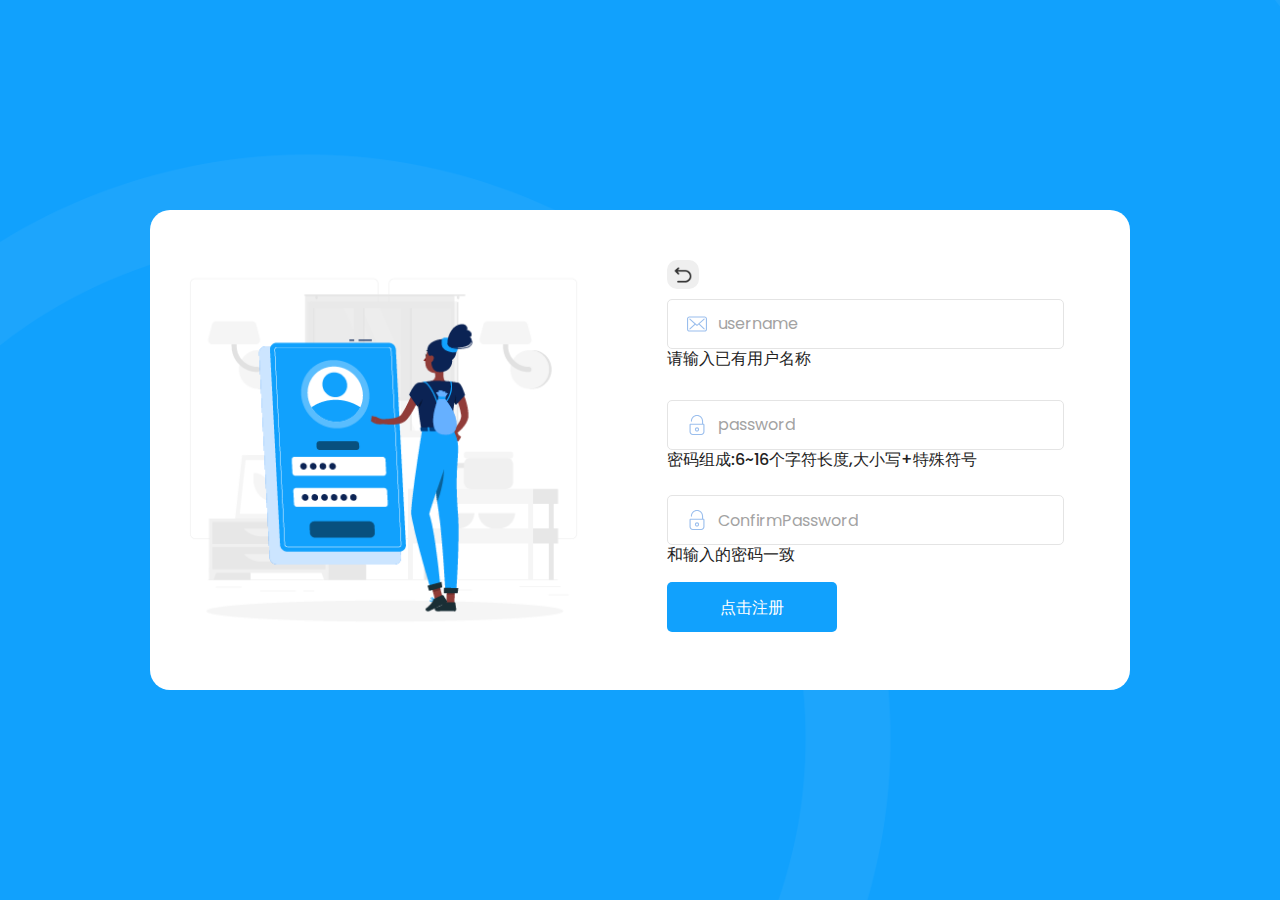
<file: src/main/webapp/forgetContent.html>
<!DOCTYPE html>
<!--[if IE 8]> <html lang="en" class="ie8 no-js"> <![endif]-->
<!--[if IE 9]> <html lang="en" class="ie9 no-js"> <![endif]-->
<!--[if !IE]><!-->
<html lang="zxx" xmlns:th="http://www.thymeleaf.org">
<!--<![endif]-->
<!-- Begin Head -->

<head>
  <title>修改密码界面</title>
  <meta charset="UTF-8">
  <meta content="width=device-width, initial-scale=1.0" name="viewport">
  <meta name="description" content="">
  <meta name="keywords" content="">
  <meta name="author" content="">
  <meta name="MobileOptimized" content="320">
  <!--Start Style -->
  <link rel="stylesheet" type="text/css" href="static/css/fonts.css">
  <link rel="stylesheet" type="text/css" href="static/css/bootstrap.min.css">
  <link rel="stylesheet" type="text/css" href="static/css/auth.css">
  <link rel="icon" type="images/icon" href="static/icon/提示_tips.png">
</head>

<body>
<div class="ad-auth-wrapper">
  <div class="ad-auth-box">
    <div class="row align-items-center">
      <div class="col-xl-6 col-lg-6 col-md-12 col-sm-12 col-12">
        <div class="ad-auth-img">
          <img src="static/picture/auth-img1.png" alt="">
        </div>
      </div>
      <div class="col-xl-6 col-lg-6 col-md-12 col-sm-12 col-12">
        <div class="ad-auth-content">
          <form method="get" action="forget">
            <button style="border: 0; border-radius: 10px"><img src="static/icon/返回_return.png" width="20" height="20"></button>
          </form>
          <!--todo 此处进行的注册操作也是可以进行实现-->
          <h2><span class="primary" th:text="${loginInfo}"></span></h2>
          <!--todo 此处进行模板输入字段操作-->
          <p th:text="${enrollTips}" ></p>
          <!--这里表单提交一定要使用return来进行操作，不然就会出现无法进行的操作-->
          <form id="theHoleBox" method="post" action="userNameTestServlet" onsubmit="return CheckLatestInfo()">
            <div class="ad-auth-feilds mb-30">
              <!--表单提交就是一个触发器，需要触发的逻辑才能携带相关的载荷操作，如何将载荷传递到相关的位置那才是非常必要的!-->
              <div>
                <input  id="username" type="text" placeholder="username" name="username">
              </div>
              <div id="theRuleBox">
                <!--TODO 用选择器进行操作吧-->
                <h6 id="title" style="font-family: 'Microsoft JhengHei',serif">请输入已有用户名称</h6>
              </div>
              <div class="ad-auth-icon">
                <svg xmlns="http://www.w3.org/2000/svg" viewbox="0 0 483.3 483.3"><path d="M424.3,57.75H59.1c-32.6,0-59.1,26.5-59.1,59.1v249.6c0,32.6,26.5,59.1,59.1,59.1h365.1c32.6,0,59.1-26.5,59.1-59.1    v-249.5C483.4,84.35,456.9,57.75,424.3,57.75z M456.4,366.45c0,17.7-14.4,32.1-32.1,32.1H59.1c-17.7,0-32.1-14.4-32.1-32.1v-249.5    c0-17.7,14.4-32.1,32.1-32.1h365.1c17.7,0,32.1,14.4,32.1,32.1v249.5H456.4z" data-original="#000000" class="active-path" data-old_color="#000000" fill="#9abeed"></path><path d="M304.8,238.55l118.2-106c5.5-5,6-13.5,1-19.1c-5-5.5-13.5-6-19.1-1l-163,146.3l-31.8-28.4c-0.1-0.1-0.2-0.2-0.2-0.3    c-0.7-0.7-1.4-1.3-2.2-1.9L78.3,112.35c-5.6-5-14.1-4.5-19.1,1.1c-5,5.6-4.5,14.1,1.1,19.1l119.6,106.9L60.8,350.95    c-5.4,5.1-5.7,13.6-0.6,19.1c2.7,2.8,6.3,4.3,9.9,4.3c3.3,0,6.6-1.2,9.2-3.6l120.9-113.1l32.8,29.3c2.6,2.3,5.8,3.4,9,3.4    c3.2,0,6.5-1.2,9-3.5l33.7-30.2l120.2,114.2c2.6,2.5,6,3.7,9.3,3.7c3.6,0,7.1-1.4,9.8-4.2c5.1-5.4,4.9-14-0.5-19.1L304.8,238.55z" data-original="#000000" class="active-path" data-old_color="#000000" fill="#9abeed"></path></svg>
              </div>
            </div>
            <div class="ad-auth-form">
              <div class="ad-auth-feilds">
                <input id="password" type="password" placeholder="password" onchange="checkUserPassword(this)">
                <div id="thePasswordBox">
                  <h6 id="titlePassword">密码组成:6~16个字符长度,大小写+特殊符号</h6>
                </div>
                <div class="ad-auth-icon">
                  <svg xmlns="http://www.w3.org/2000/svg" viewbox="0 0 482.8 482.8"><path d="M395.95,210.4h-7.1v-62.9c0-81.3-66.1-147.5-147.5-147.5c-81.3,0-147.5,66.1-147.5,147.5c0,7.5,6,13.5,13.5,13.5    s13.5-6,13.5-13.5c0-66.4,54-120.5,120.5-120.5c66.4,0,120.5,54,120.5,120.5v62.9h-275c-14.4,0-26.1,11.7-26.1,26.1v168.1    c0,43.1,35.1,78.2,78.2,78.2h204.9c43.1,0,78.2-35.1,78.2-78.2V236.5C422.05,222.1,410.35,210.4,395.95,210.4z M395.05,404.6    c0,28.2-22.9,51.2-51.2,51.2h-204.8c-28.2,0-51.2-22.9-51.2-51.2V237.4h307.2L395.05,404.6L395.05,404.6z" data-original="#000000" class="active-path" data-old_color="#000000" fill="#9abeed"></path><path d="M241.45,399.1c27.9,0,50.5-22.7,50.5-50.5c0-27.9-22.7-50.5-50.5-50.5c-27.9,0-50.5,22.7-50.5,50.5    S213.55,399.1,241.45,399.1z M241.45,325c13,0,23.5,10.6,23.5,23.5s-10.5,23.6-23.5,23.6s-23.5-10.6-23.5-23.5    S228.45,325,241.45,325z" data-original="#000000" class="active-path" data-old_color="#000000" fill="#9abeed"></path></svg>
                </div>
              </div>
              <br>
              <div class="ad-auth-feilds">
                <input id="confirmPassword" type="password" placeholder="ConfirmPassword" name="password" onchange="checkConfirm(this)">
                <div id="ConfirmBox">
                  <h6 id="Confirm">和输入的密码一致</h6>
                </div>
                <div class="ad-auth-icon">
                  <svg xmlns="http://www.w3.org/2000/svg" viewbox="0 0 482.8 482.8"><path d="M395.95,210.4h-7.1v-62.9c0-81.3-66.1-147.5-147.5-147.5c-81.3,0-147.5,66.1-147.5,147.5c0,7.5,6,13.5,13.5,13.5    s13.5-6,13.5-13.5c0-66.4,54-120.5,120.5-120.5c66.4,0,120.5,54,120.5,120.5v62.9h-275c-14.4,0-26.1,11.7-26.1,26.1v168.1    c0,43.1,35.1,78.2,78.2,78.2h204.9c43.1,0,78.2-35.1,78.2-78.2V236.5C422.05,222.1,410.35,210.4,395.95,210.4z M395.05,404.6    c0,28.2-22.9,51.2-51.2,51.2h-204.8c-28.2,0-51.2-22.9-51.2-51.2V237.4h307.2L395.05,404.6L395.05,404.6z" data-original="#000000" class="active-path" data-old_color="#000000" fill="#9abeed"></path><path d="M241.45,399.1c27.9,0,50.5-22.7,50.5-50.5c0-27.9-22.7-50.5-50.5-50.5c-27.9,0-50.5,22.7-50.5,50.5    S213.55,399.1,241.45,399.1z M241.45,325c13,0,23.5,10.6,23.5,23.5s-10.5,23.6-23.5,23.6s-23.5-10.6-23.5-23.5    S228.45,325,241.45,325z" data-original="#000000" class="active-path" data-old_color="#000000" fill="#9abeed"></path></svg>
                </div>
              </div>
            </div>
            <div  class="ad-auth-btn">
              <button  class="ad-btn ad-login-member">点击注册</button>
            </div>
          </form>
        </div>
      </div>
    </div>
  </div>
</div>
<script>
  //姓名
  //密码的长度6~16
  //小写字母 + 大写字母 +特殊符号
  //三到十个字符操作
  //设置密码操作
  const thePassWordRegex=/^[a-z0-9A-Z\W]{6,15}$/

  //TODO 对用户名进行检验操作，此处使用ajax来进行求解操作,前端很多的操作还是我无法理解的，整个计算机世界很广袤，让尔等难以进行操作！

  function checkUserPassword() {
    let password=document.getElementById("password")
    let checkPassword=thePassWordRegex.test(password.value)
    let theTag=document.getElementById("titlePassword")
    if (password.value===""){
      theTag.innerHTML=`<h6>密码组成:6~16个字符长度,大小写+特殊符号</h6>`
    }
    if (checkPassword) {
      // theTag.parentNode.removeChild(theTag)
      theTag.innerHTML = "<img src='static/icon/对勾_check-correct.png' width='20' height='20'/>符合规则"
    }else if (checkPassword===false && password.value !=="") {
      theTag.innerHTML = "<img src='static/icon/报错_caution.png' width='20' height='20'/>不符合规则"
    }
    return checkPassword
  }
  function checkConfirm(){
    let  passwordValue=document.getElementById("password")
    let  ConfirmValue=document.getElementById("confirmPassword")
    let  theInnerContent=document.getElementById("Confirm")
    let  theConfirmFlags =(passwordValue.value===ConfirmValue.value)
    if (theConfirmFlags) {
      theInnerContent.innerHTML="<img src='static/icon/对勾_check-correct.png' width='20' height='20'/>两次输入密码是一致的"
    }else {
      theInnerContent.innerHTML="<img src='static/icon/报错_caution.png' width='20' height='20'/>两次密码不一致"
    }
    return theConfirmFlags
  }
  function CheckLatestInfo(){
    let ThreeFlags=checkConfirm() && checkUserPassword()
    if (!ThreeFlags){
      window.alert("用户密码参数存在错误,请重新输入")
      location.reload()
    }
    return ThreeFlags
  }

</script>
</body>
</html>
</file>
<file: src/main/webapp/static/css/fonts.css>
/* devanagari */
@font-face {
  font-family: 'Poppins';
  font-style: normal;
  font-weight: 100;
  font-display: swap;
  src: local('Poppins Thin'), local('Poppins-Thin'), url(../font/pxiGyp8kv8JHgFVrLPTucXtAKPY.woff2) format('woff2');
  unicode-range: U+0900-097F, U+1CD0-1CF6, U+1CF8-1CF9, U+200C-200D, U+20A8, U+20B9, U+25CC, U+A830-A839, U+A8E0-A8FB;
}
/* latin-ext */
@font-face {
  font-family: 'Poppins';
  font-style: normal;
  font-weight: 100;
  font-display: swap;
  src: local('Poppins Thin'), local('Poppins-Thin'), url(../font/pxiGyp8kv8JHgFVrLPTufntAKPY.woff2) format('woff2');
  unicode-range: U+0100-024F, U+0259, U+1E00-1EFF, U+2020, U+20A0-20AB, U+20AD-20CF, U+2113, U+2C60-2C7F, U+A720-A7FF;
}
/* latin */
@font-face {
  font-family: 'Poppins';
  font-style: normal;
  font-weight: 100;
  font-display: swap;
  src: local('Poppins Thin'), local('Poppins-Thin'), url(../font/pxiGyp8kv8JHgFVrLPTucHtA.woff2) format('woff2');
  unicode-range: U+0000-00FF, U+0131, U+0152-0153, U+02BB-02BC, U+02C6, U+02DA, U+02DC, U+2000-206F, U+2074, U+20AC, U+2122, U+2191, U+2193, U+2212, U+2215, U+FEFF, U+FFFD;
}
/* devanagari */
@font-face {
  font-family: 'Poppins';
  font-style: normal;
  font-weight: 200;
  font-display: swap;
  src: local('Poppins ExtraLight'), local('Poppins-ExtraLight'), url(../font/pxiByp8kv8JHgFVrLFj_Z11lFc-K.woff2) format('woff2');
  unicode-range: U+0900-097F, U+1CD0-1CF6, U+1CF8-1CF9, U+200C-200D, U+20A8, U+20B9, U+25CC, U+A830-A839, U+A8E0-A8FB;
}
/* latin-ext */
@font-face {
  font-family: 'Poppins';
  font-style: normal;
  font-weight: 200;
  font-display: swap;
  src: local('Poppins ExtraLight'), local('Poppins-ExtraLight'), url(../font/pxiByp8kv8JHgFVrLFj_Z1JlFc-K.woff2) format('woff2');
  unicode-range: U+0100-024F, U+0259, U+1E00-1EFF, U+2020, U+20A0-20AB, U+20AD-20CF, U+2113, U+2C60-2C7F, U+A720-A7FF;
}
/* latin */
@font-face {
  font-family: 'Poppins';
  font-style: normal;
  font-weight: 200;
  font-display: swap;
  src: local('Poppins ExtraLight'), local('Poppins-ExtraLight'), url(../font/pxiByp8kv8JHgFVrLFj_Z1xlFQ.woff2) format('woff2');
  unicode-range: U+0000-00FF, U+0131, U+0152-0153, U+02BB-02BC, U+02C6, U+02DA, U+02DC, U+2000-206F, U+2074, U+20AC, U+2122, U+2191, U+2193, U+2212, U+2215, U+FEFF, U+FFFD;
}
/* devanagari */
@font-face {
  font-family: 'Poppins';
  font-style: normal;
  font-weight: 300;
  font-display: swap;
  src: local('Poppins Light'), local('Poppins-Light'), url(../font/pxiByp8kv8JHgFVrLDz8Z11lFc-K.woff2) format('woff2');
  unicode-range: U+0900-097F, U+1CD0-1CF6, U+1CF8-1CF9, U+200C-200D, U+20A8, U+20B9, U+25CC, U+A830-A839, U+A8E0-A8FB;
}
/* latin-ext */
@font-face {
  font-family: 'Poppins';
  font-style: normal;
  font-weight: 300;
  font-display: swap;
  src: local('Poppins Light'), local('Poppins-Light'), url(../font/pxiByp8kv8JHgFVrLDz8Z1JlFc-K.woff2) format('woff2');
  unicode-range: U+0100-024F, U+0259, U+1E00-1EFF, U+2020, U+20A0-20AB, U+20AD-20CF, U+2113, U+2C60-2C7F, U+A720-A7FF;
}
/* latin */
@font-face {
  font-family: 'Poppins';
  font-style: normal;
  font-weight: 300;
  font-display: swap;
  src: local('Poppins Light'), local('Poppins-Light'), url(../font/pxiByp8kv8JHgFVrLDz8Z1xlFQ.woff2) format('woff2');
  unicode-range: U+0000-00FF, U+0131, U+0152-0153, U+02BB-02BC, U+02C6, U+02DA, U+02DC, U+2000-206F, U+2074, U+20AC, U+2122, U+2191, U+2193, U+2212, U+2215, U+FEFF, U+FFFD;
}
/* devanagari */
@font-face {
  font-family: 'Poppins';
  font-style: normal;
  font-weight: 400;
  font-display: swap;
  src: local('Poppins Regular'), local('Poppins-Regular'), url(../font/pxiEyp8kv8JHgFVrJJbecmNE.woff2) format('woff2');
  unicode-range: U+0900-097F, U+1CD0-1CF6, U+1CF8-1CF9, U+200C-200D, U+20A8, U+20B9, U+25CC, U+A830-A839, U+A8E0-A8FB;
}
/* latin-ext */
@font-face {
  font-family: 'Poppins';
  font-style: normal;
  font-weight: 400;
  font-display: swap;
  src: local('Poppins Regular'), local('Poppins-Regular'), url(../font/pxiEyp8kv8JHgFVrJJnecmNE.woff2) format('woff2');
  unicode-range: U+0100-024F, U+0259, U+1E00-1EFF, U+2020, U+20A0-20AB, U+20AD-20CF, U+2113, U+2C60-2C7F, U+A720-A7FF;
}
/* latin */
@font-face {
  font-family: 'Poppins';
  font-style: normal;
  font-weight: 400;
  font-display: swap;
  src: local('Poppins Regular'), local('Poppins-Regular'), url(../font/pxiEyp8kv8JHgFVrJJfecg.woff2) format('woff2');
  unicode-range: U+0000-00FF, U+0131, U+0152-0153, U+02BB-02BC, U+02C6, U+02DA, U+02DC, U+2000-206F, U+2074, U+20AC, U+2122, U+2191, U+2193, U+2212, U+2215, U+FEFF, U+FFFD;
}
/* devanagari */
@font-face {
  font-family: 'Poppins';
  font-style: normal;
  font-weight: 500;
  font-display: swap;
  src: local('Poppins Medium'), local('Poppins-Medium'), url(../font/pxiByp8kv8JHgFVrLGT9Z11lFc-K.woff2) format('woff2');
  unicode-range: U+0900-097F, U+1CD0-1CF6, U+1CF8-1CF9, U+200C-200D, U+20A8, U+20B9, U+25CC, U+A830-A839, U+A8E0-A8FB;
}
/* latin-ext */
@font-face {
  font-family: 'Poppins';
  font-style: normal;
  font-weight: 500;
  font-display: swap;
  src: local('Poppins Medium'), local('Poppins-Medium'), url(../font/pxiByp8kv8JHgFVrLGT9Z1JlFc-K.woff2) format('woff2');
  unicode-range: U+0100-024F, U+0259, U+1E00-1EFF, U+2020, U+20A0-20AB, U+20AD-20CF, U+2113, U+2C60-2C7F, U+A720-A7FF;
}
/* latin */
@font-face {
  font-family: 'Poppins';
  font-style: normal;
  font-weight: 500;
  font-display: swap;
  src: local('Poppins Medium'), local('Poppins-Medium'), url(../font/pxiByp8kv8JHgFVrLGT9Z1xlFQ.woff2) format('woff2');
  unicode-range: U+0000-00FF, U+0131, U+0152-0153, U+02BB-02BC, U+02C6, U+02DA, U+02DC, U+2000-206F, U+2074, U+20AC, U+2122, U+2191, U+2193, U+2212, U+2215, U+FEFF, U+FFFD;
}
/* devanagari */
@font-face {
  font-family: 'Poppins';
  font-style: normal;
  font-weight: 600;
  font-display: swap;
  src: local('Poppins SemiBold'), local('Poppins-SemiBold'), url(../font/pxiByp8kv8JHgFVrLEj6Z11lFc-K.woff2) format('woff2');
  unicode-range: U+0900-097F, U+1CD0-1CF6, U+1CF8-1CF9, U+200C-200D, U+20A8, U+20B9, U+25CC, U+A830-A839, U+A8E0-A8FB;
}
/* latin-ext */
@font-face {
  font-family: 'Poppins';
  font-style: normal;
  font-weight: 600;
  font-display: swap;
  src: local('Poppins SemiBold'), local('Poppins-SemiBold'), url(../font/pxiByp8kv8JHgFVrLEj6Z1JlFc-K.woff2) format('woff2');
  unicode-range: U+0100-024F, U+0259, U+1E00-1EFF, U+2020, U+20A0-20AB, U+20AD-20CF, U+2113, U+2C60-2C7F, U+A720-A7FF;
}
/* latin */
@font-face {
  font-family: 'Poppins';
  font-style: normal;
  font-weight: 600;
  font-display: swap;
  src: local('Poppins SemiBold'), local('Poppins-SemiBold'), url(../font/pxiByp8kv8JHgFVrLEj6Z1xlFQ.woff2) format('woff2');
  unicode-range: U+0000-00FF, U+0131, U+0152-0153, U+02BB-02BC, U+02C6, U+02DA, U+02DC, U+2000-206F, U+2074, U+20AC, U+2122, U+2191, U+2193, U+2212, U+2215, U+FEFF, U+FFFD;
}
/* devanagari */
@font-face {
  font-family: 'Poppins';
  font-style: normal;
  font-weight: 700;
  font-display: swap;
  src: local('Poppins Bold'), local('Poppins-Bold'), url(../font/pxiByp8kv8JHgFVrLCz7Z11lFc-K.woff2) format('woff2');
  unicode-range: U+0900-097F, U+1CD0-1CF6, U+1CF8-1CF9, U+200C-200D, U+20A8, U+20B9, U+25CC, U+A830-A839, U+A8E0-A8FB;
}
/* latin-ext */
@font-face {
  font-family: 'Poppins';
  font-style: normal;
  font-weight: 700;
  font-display: swap;
  src: local('Poppins Bold'), local('Poppins-Bold'), url(../font/pxiByp8kv8JHgFVrLCz7Z1JlFc-K.woff2) format('woff2');
  unicode-range: U+0100-024F, U+0259, U+1E00-1EFF, U+2020, U+20A0-20AB, U+20AD-20CF, U+2113, U+2C60-2C7F, U+A720-A7FF;
}
/* latin */
@font-face {
  font-family: 'Poppins';
  font-style: normal;
  font-weight: 700;
  font-display: swap;
  src: local('Poppins Bold'), local('Poppins-Bold'), url(../font/pxiByp8kv8JHgFVrLCz7Z1xlFQ.woff2) format('woff2');
  unicode-range: U+0000-00FF, U+0131, U+0152-0153, U+02BB-02BC, U+02C6, U+02DA, U+02DC, U+2000-206F, U+2074, U+20AC, U+2122, U+2191, U+2193, U+2212, U+2215, U+FEFF, U+FFFD;
}
/* devanagari */
@font-face {
  font-family: 'Poppins';
  font-style: normal;
  font-weight: 800;
  font-display: swap;
  src: local('Poppins ExtraBold'), local('Poppins-ExtraBold'), url(../font/pxiByp8kv8JHgFVrLDD4Z11lFc-K.woff2) format('woff2');
  unicode-range: U+0900-097F, U+1CD0-1CF6, U+1CF8-1CF9, U+200C-200D, U+20A8, U+20B9, U+25CC, U+A830-A839, U+A8E0-A8FB;
}
/* latin-ext */
@font-face {
  font-family: 'Poppins';
  font-style: normal;
  font-weight: 800;
  font-display: swap;
  src: local('Poppins ExtraBold'), local('Poppins-ExtraBold'), url(../font/pxiByp8kv8JHgFVrLDD4Z1JlFc-K.woff2) format('woff2');
  unicode-range: U+0100-024F, U+0259, U+1E00-1EFF, U+2020, U+20A0-20AB, U+20AD-20CF, U+2113, U+2C60-2C7F, U+A720-A7FF;
}
/* latin */
@font-face {
  font-family: 'Poppins';
  font-style: normal;
  font-weight: 800;
  font-display: swap;
  src: local('Poppins ExtraBold'), local('Poppins-ExtraBold'), url(../font/pxiByp8kv8JHgFVrLDD4Z1xlFQ.woff2) format('woff2');
  unicode-range: U+0000-00FF, U+0131, U+0152-0153, U+02BB-02BC, U+02C6, U+02DA, U+02DC, U+2000-206F, U+2074, U+20AC, U+2122, U+2191, U+2193, U+2212, U+2215, U+FEFF, U+FFFD;
}
/* devanagari */
@font-face {
  font-family: 'Poppins';
  font-style: normal;
  font-weight: 900;
  font-display: swap;
  src: local('Poppins Black'), local('Poppins-Black'), url(../font/pxiByp8kv8JHgFVrLBT5Z11lFc-K.woff2) format('woff2');
  unicode-range: U+0900-097F, U+1CD0-1CF6, U+1CF8-1CF9, U+200C-200D, U+20A8, U+20B9, U+25CC, U+A830-A839, U+A8E0-A8FB;
}
/* latin-ext */
@font-face {
  font-family: 'Poppins';
  font-style: normal;
  font-weight: 900;
  font-display: swap;
  src: local('Poppins Black'), local('Poppins-Black'), url(../font/pxiByp8kv8JHgFVrLBT5Z1JlFc-K.woff2) format('woff2');
  unicode-range: U+0100-024F, U+0259, U+1E00-1EFF, U+2020, U+20A0-20AB, U+20AD-20CF, U+2113, U+2C60-2C7F, U+A720-A7FF;
}
/* latin */
@font-face {
  font-family: 'Poppins';
  font-style: normal;
  font-weight: 900;
  font-display: swap;
  src: local('Poppins Black'), local('Poppins-Black'), url(../font/pxiByp8kv8JHgFVrLBT5Z1xlFQ.woff2) format('woff2');
  unicode-range: U+0000-00FF, U+0131, U+0152-0153, U+02BB-02BC, U+02C6, U+02DA, U+02DC, U+2000-206F, U+2074, U+20AC, U+2122, U+2191, U+2193, U+2212, U+2215, U+FEFF, U+FFFD;
}
</file>
<file: src/main/webapp/static/css/style.css>
/*--------------------- Copyright (c) 2021 ----------------------- 
[Master Stylesheet] 
Project: dash store
Version: 1.0.0 
Author: 
-------------------------------------------------------------------*/


/*--- Common CSS ----*/

:root {
    --black: #000000;
    --white: #ffffff;
    --off-white: #f8f8f8;
    --border-color: #efefef;
    --muted: #181818;
    --primary: #11a1fd;
    --primary-light: #11a1fd;
    --secondary: #22223e;
    --secondary-light: #315f72;
    --danger: #e81a46;
    --danger-light: #ed4b71;
    --success: #6ca329;
    --success-light: #79b530;
    --info: #07a8ff;
    --info-light: #5fc5ff;
    --warning: #ffa000;
    --warning-light: #ffb448;
    --dark: #22223e;
    --dark-light: #122e67;
    --light: #dae0e5;
    --light-light: #d3d9df;
    --facebook: #3b5998;
    --twitter: #00acee;
    --instagram: #dd2a7b;
    --google: #F4B400;
    --rating: #ffca2b;
    --price: #ff6b50;
    --light-bg: #fbf2f2;
    --txt: #181818;
    --title-color: #22223e;
}

* {
    outline: 0 !important;
}

body {
    font-family: 'Poppins', sans-serif;
    font-weight: 400;
    font-size: 14px;
    line-height: 1.65;
    -webkit-font-smoothing: antialiased;
    color: var(--txt);
    background: var(--off-white);
    overflow-x: hidden;
}

a,
a:hover,
a:focus,
button,
button:hover {
    color: var(--title-color);
    cursor: pointer;
    text-decoration: none;
    -webkit-transition: all 0.3s;
    -moz-transition: all 0.3s;
    -ms-transition: all 0.3s;
    -o-transition: all 0.3s;
    transition: all 0.3s;
}

a:hover {
    color: var(--primary);
}

img {
    max-width: 100%;
}

input,
textarea,
select,
button,
button:focus,
button:hover,
.form-control:focus {
    outline: none;
}

p {
    padding: 0;
    margin: 0;
}

h1,
h2,
h3,
h4,
h5,
h6 {
    margin: 0;
    padding: 0;
    line-height: 1.2;
    color: var(--title-color);
}

iframe {
    width: 100%;
    border: none;
}
select {
    cursor: pointer;
}
select,
input {
    height: 40px;
    border: 1px solid var(--border-color);
    padding: 0 10px;
    color: var(--muted);
}
ul {
    padding: 0;
    margin: 0;
	list-style: none;
}
::-webkit-scrollbar {
    width: 6px;
}
::-webkit-scrollbar-track {
    background: #cfecff;
}
::-webkit-scrollbar-thumb {
    background: var(--primary);
}
.btn.focus,
.btn:focus {
    box-shadow: none;
}

.btn {
    display: inline-block;
    font-weight: 500;
    text-align: center;
    white-space: unset;
    vertical-align: middle;
    -webkit-user-select: none;
    -moz-user-select: none;
    -ms-user-select: none;
    user-select: none;
    border: none;
    font-size: 14px;
    line-height: 1.2;
    border-radius: 30px;
    -webkit-transition: all 0.3s;
    -moz-transition: all 0.3s;
    -ms-transition: all 0.3s;
    -o-transition: all 0.3s;
    transition: all 0.3s;
    padding: 12px 30px;
    text-transform: capitalize;
    font-weight: 500;
    position: relative;
    box-shadow: none !important;
}

.effect-btn {
    position: relative;
    -webkit-transition: all 0.3s;
    -moz-transition: all 0.3s;
    -ms-transition: all 0.3s;
    -o-transition: all 0.3s;
    transition: all 0.3s;
}

.effect-btn:after {
    position: absolute;
    border: 2px solid var(--primary);
    content: '';
    left: 0;
    top: 0;
    bottom: 0;
    right: 0;
    border-radius: 30px;
    transform: scale(0);
    -webkit-transition: all 0.3s;
    -moz-transition: all 0.3s;
    -ms-transition: all 0.3s;
    -o-transition: all 0.3s;
    transition: all 0.3s;
}

.effect-btn:hover:after,
.effect-btn:focus:after,
.effect-btn:active:focus:after,
.effect-btn:active:after {
    transform: scale(1);
}

.squer-btn,
.squer-btn:after {
    border-radius: 3px !important;
}

.flat-btn,
.flat-btn:after {
    border-radius: 0 !important;
}

.link {
    display: inline-block;
    font-weight: 500;
    text-align: center;
    white-space: nowrap;
    vertical-align: middle;
    -webkit-user-select: none;
    -moz-user-select: none;
    -ms-user-select: none;
    user-select: none;
    border: none;
    font-size: 14px;
    line-height: 1.2;
    border-radius: 30px;
    -webkit-transition: all 0.3s;
    -moz-transition: all 0.3s;
    -ms-transition: all 0.3s;
    -o-transition: all 0.3s;
    transition: all 0.3s;
    padding: 12px 28px;
    text-transform: capitalize;
    font-weight: 500;
    position: relative;
    box-shadow: none !important;
}

.btn-outline {
    display: inline-block;
    font-weight: 500;
    text-align: center;
    white-space: nowrap;
    vertical-align: middle;
    -webkit-user-select: none;
    -moz-user-select: none;
    -ms-user-select: none;
    user-select: none;
    border: none;
    font-size: 14px;
    line-height: 1.2;
    border-radius: 30px;
    -webkit-transition: all 0.3s;
    -moz-transition: all 0.3s;
    -ms-transition: all 0.3s;
    -o-transition: all 0.3s;
    transition: all 0.3s;
    padding: 12px 28px;
    color: var(--white);
    text-transform: capitalize;
    font-weight: 500;
    position: relative;
    box-shadow: none !important;
    background: var(--white);
    border: 2px solid;
}

.lg-btn {
    padding: 17px 46px;
}

.disabled {
    opacity: 0.6 !important;
    cursor: not-allowed !important;
}

.sm-btn {
    padding: 7px 20px;
}

.icon-sm {
    width: 30px;
    padding: 0;
    height: 30px;
}

.icon-lg {
    width: 50px;
    padding: 0;
    height: 50px;
    font-size: 20px;
}

.btn-group>.btn-group:not(:last-child)>.btn-outline,
.btn-group>.btn-outline:not(:last-child):not(.dropdown-toggle) {
    border-top-right-radius: 0;
    border-bottom-right-radius: 0;
}

.btn-group>.btn-group:not(:first-child)>.btn-outline,
.btn-group>.btn-outline:not(:first-child):not(.dropdown-toggle) {
    border-top-left-radius: 0;
    border-bottom-left-radius: 0;
}

.border-lf-0 {
    border-right: 0;
    border-left: 0;
}

body .dropdown-toggle:not(.effect-btn)::after {
    border-color: transparent !important;
    border-top-color: var(--white) !important;
}

.dropdown-toggle::after {
    vertical-align: middle;
}

@keyframes blinking {
    0% {
        transform: scale(0);
        opacity: 0
    }
    25% {
        transform: scale(0.1);
        opacity: .1
    }
    50% {
        transform: scale(0.5);
        opacity: .3
    }
    75% {
        transform: scale(0.8);
        opacity: .5
    }
    100% {
        transform: scale(1);
        opacity: 0
    }
}

@keyframes swing {
    0% {
        transform: rotate(0deg);
    }
    6.25% {
        transform: rotate(-2deg);
    }
    12.5% {
        transform: rotate(5deg);
    }
    18.75% {
        transform: rotate(-10deg);
    }
    25% {
        transform: rotate(15deg);
    }
    31.25% {
        transform: rotate(-20deg);
    }
    37.5% {
        transform: rotate(25deg);
    }
    43.75% {
        transform: rotate(-30deg);
    }
    50% {
        transform: rotate(35deg);
    }
    56.25% {
        transform: rotate(-30deg);
    }
    62.5% {
        transform: rotate(25deg);
    }
    68.75% {
        transform: rotate(-20deg);
    }
    75% {
        transform: rotate(15deg);
    }
    81.25% {
        transform: rotate(-10deg);
    }
    87.5% {
        transform: rotate(5deg);
    }
    93.75% {
        transform: rotate(-2deg);
    }
    100% {
        transform: rotate(0deg);
    }
}


/* Typograpy */

h1,
.h1 {
    font-size: 32px;
}

h2,
.h2 {
    font-size: 28px;
}

h3,
.h3 {
    font-size: 24px;
}

h4,
.h4 {
    font-size: 18px;
}

h5,
.h5 {
    font-size: 16px;
}

h6,
.h6 {
    font-size: 14px;
}

.large-text {
    font-size: 36px;
}

.small-text {
    font-size: 12px;
}

.ext-bold {
    font-weight: 700;
}

.bold {
    font-weight: 600;
}

.medium {
    font-weight: 500;
}

.normal {
    font-weight: 400;
}

body .card-header,
.card-header:first-child {
    border: none;
    border-radius: 10px 10px 0 0;
    padding: 26px 30px !important;
    background: var(--white);
    border-bottom: 1px solid var(--border-color);
	text-transform: capitalize;
}

body .card-footer,
body .card-footer:last-child {
    border: none;
    border-radius: 0 0 10px 10px;
    padding: 30px;
    background: var(--white);
}

.card-title {
    margin-bottom: 0;
}

.card-desc {
    margin: 5px 0 0;
}

.blockquote {
    font-size: 20px;
}

.blockquote-styled {
    color: var(--white);
    padding: 30px 30px;
    border-radius: 10px;
}

.blockquote-styled .blockquote-footer {
    color: var(--white);
}

.blockquote-icon {
    padding: 40px 30px 40px 110px;
    border: none;
    border-radius: 10px;
    position: relative;
}

.blockquote-icon:after {
    content: "\f10d";
    font-family: "Font Awesome 5 Free";
    -moz-osx-font-smoothing: grayscale;
    -webkit-font-smoothing: antialiased;
    display: inline-block;
    font-style: normal;
    font-variant: normal;
    text-rendering: auto;
    line-height: 1;
    font-weight: 900;
    position: absolute;
    top: 30px;
    left: 30px;
    font-size: 50px;
}

mark,
.mark {
    background: var(--primary-light);
    color: var(--white);
}

.icon-list {
    padding: 0 0 0 30px;
    list-style: none;
}

.icon-list li {
    position: relative;
    display: block;
}

.icon-list li:after {
    content: "\f058";
    font-family: "Font Awesome 5 Free";
    -moz-osx-font-smoothing: grayscale;
    -webkit-font-smoothing: antialiased;
    display: inline-block;
    font-style: normal;
    font-variant: normal;
    text-rendering: auto;
    font-weight: 900;
    position: absolute;
    left: -30px;
}

.multi-icon-list {
    padding: 0;
    list-style: none;
}

.multi-icon-list li {
    position: relative;
    padding-left: 20px;
}

.multi-icon-list li i {
    position: absolute;
    left: 0;
    line-height: 1.6;
}

.b-radius-0 {
    border-radius: 0 !important;
}


/* Table Style */

table {
    width: 100%;
}

table tr th,
table tr td {
    padding: 10px 0;
}

body .apexcharts-menu {
    min-width: 120px;
}

.table-card {
    width: 100%;
}

body .table td,
body .table th {
    border-color: #f4f4f5;
	vertical-align: middle;
}

body .table-dark td,
body .table-dark th,
body .table-dark thead th {
    border-color: #f4f4f5;
}

.table-dark {
    background-color: var(--dark);
}

.table .thead-dark th {
    color: var(--white);
    background-color: var(--dark);
    border-color: var(--dark-light);
}

body .table th {
    font-weight: 600;
    color: var(--secondary);
}

body .table-dark th {
    color: var(--white);
}


/* Custom Style */

.table-styled {
    border-collapse: separate;
    border-spacing: 0 10px;
    margin: -10px 0;
    position: relative;
}

.table-styled thead th,
.table-styled tbody td {
    border: 1px solid var(--border-color);
    border-left: 0;
    border-right: 0;
    box-shadow: 0px 0px 20px rgb(0 0 0 / 3%);
    vertical-align: middle;
}

.table-styled thead th:first-child,
.table-styled tbody td:first-child {
    border-left: 1px solid var(--border-color);
    border-radius: 10px 0 0 10px;
    padding-left: 30px;
}

.table-styled thead th:last-child,
.table-styled tbody td:last-child {
    border-right: 1px solid var(--border-color);
    border-radius: 0 10px 10px 0;
    padding-right: 30px;
}
.table-styled thead th .checkbox, .table-styled tbody td .checkbox {
    margin: -27px 0 0;
}
.img-chair img {
    width: 60px;
}
i.far.fa-times-circle {
    font-size: 22px;
    color: var(--danger);
}
/* Advance Table */

.advance-table th,
.advance-table td {
    border: none;
}

.pagination .page-link,
.page-item.disabled .page-link {
    color: var(--muted);
    border-color: var(--border-color);
    height: 38px;
    width: 38px;
    text-align: center;
    padding: 0;
    line-height: 38px;
    margin: 0 2px;
    border-radius: 3px;
}

.page-item.active .page-link,
.page-item.active .page-link:hover {
    background-color: var(--primary);
    border-color: var(--primary);
    color: var(--white);
}

.page-link:focus {
    box-shadow: none;
}

.pagination .page-link:hover {
    color: var(--primary);
    background-color: var(--white);
    border-color: var(--border-color);
}

.img-thumb img {
    height: 30px;
    width: 30px;
    object-fit: cover;
    border: none;
    border-radius: 50%;
    -webkit-box-shadow: 0 0 15px 0 rgb(0 0 0 / 0.16);
    box-shadow: 0 0 15px 0 rgb(0 0 0 / 0.16);
}

.img-thumb img.squer-img {
    border-radius: 3px;
}

.vertically-middle th,
.vertically-middle td {
    vertical-align: middle;
}

body .icon-badge {
    padding: 0;
    height: 25px;
    width: 25px;
    border-radius: 50%;
    line-height: 25px;
}

svg.default-size {
    height: 20px;
    width: 20px;
    fill: var(--primary);
}

.relative {
    position: relative;
}

.action-option {
    position: absolute;
    top: 10px;
    left: -120px;
    background-color: var(--primary);
    width: 120px;
    padding: 10px 0;
    text-align: left;
    border-radius: 3px;
    z-index: 100;
    visibility: hidden;
    opacity: 0;
    transform: translateX(-15px);
    transition: all 0.4s ease-in-out;
    -webkit-transition: all 0.4s ease-in-out;
    -moz-transition: all 0.4s ease-in-out;
    -ms-transition: all 0.4s ease-in-out;
}

.action-option:before {
    content: "";
    position: absolute;
    width: 0;
    height: 0;
    top: 10px;
    right: -8px;
    border-top: 8px solid transparent;
    border-bottom: 8px solid transparent;
    border-left: 8px solid var(--primary);
}
td.relative:hover .action-option {
    opacity: 1;
    visibility: visible;
	transform: translateX(0px);
    -webkit-transform: translateX(0px);
    -moz-transform: translateX(0px);
    -ms-transform: translateX(0px);
}
.action-option.open-option {
    opacity: 1;
    visibility: visible;
    transform: translateX(0px);
    -webkit-transform: translateX(0px);
    -moz-transform: translateX(0px);
    -ms-transform: translateX(0px);
}

.table-styled tr:last-of-type .action-option {
    top: unset;
    bottom: 10px;
}

.table-styled tr:last-of-type .action-option:before {
    top: unset;
    bottom: 10px;
}


/* Data Table Style */

.dataTables_wrapper .dataTables_length {
    margin-bottom: 20px;
    color: var(--muted);
}

.dataTables_wrapper .dataTables_filter {
    margin-bottom: 20px;
    margin-left: 15px;
}

div.dataTables_wrapper div.dataTables_length select {
    margin: 0 10px;
}

.dataTables_wrapper .dataTables_filter input[type="search"] {
    margin-left: 10px;
    border-radius: 3px;
}

table.dataTable:not(.fixedHeader-locked):not(.fixedHeader-floating) {
    width: 100% !important;
}

.dataTables_wrapper table.dataTable {
    border: 1px solid var(--border-color);
}

.dataTables_wrapper table.dataTable thead th,
.dataTables_wrapper table.dataTable thead td {
    border-bottom: 1px solid var(--border-color);
}

.dataTables_wrapper table.dataTable th,
.dataTables_wrapper table.dataTable td {
    padding: .75rem;
}

.dataTables_wrapper .dataTables_paginate .paginate_button {
    margin: 0;
}

.dataTables_wrapper .dataTables_paginate {
    margin-left: 15px;
    padding-top: 20px;
}

.dataTables_wrapper .dataTables_paginate .paginate_button.current,
.dataTables_wrapper .dataTables_paginate .paginate_button:active,
.dataTables_wrapper .dataTables_paginate .paginate_button.current:hover,
.dataTables_wrapper .dataTables_paginate .paginate_button:active:hover {
    background: var(--primary) !important;
    color: var(--white) !important;
    -webkit-box-shadow: none;
    box-shadow: none;
}

.dataTables_wrapper .dataTables_paginate .paginate_button:hover {
    border: 1px solid var(--border-color);
    color: var(--muted) !important;
    background: transparent !important;
}

table.dataTable thead .sorting:before,
table.dataTable thead .sorting:after,
table.dataTable thead .sorting_asc:before,
table.dataTable thead .sorting_asc:after,
table.dataTable thead .sorting_desc:before,
table.dataTable thead .sorting_desc:after,
table.dataTable thead .sorting_asc_disabled:before,
table.dataTable thead .sorting_asc_disabled:after,
table.dataTable thead .sorting_desc_disabled:before,
table.dataTable thead .sorting_desc_disabled:after {
    bottom: 10px;
}

div.dataTables_wrapper div.dataTables_paginate a {
    margin: 0 3px !important;
    border: 1px solid var(--border-color) !important;
}

div.dataTables_wrapper div.dataTables_filter label {
    color: var(--muted);
}

table.dataTable th {
    color: var(--secondary);
}

.dataTables_wrapper table.dataTable td {
    color: var(--muted);
}

.dataTables_wrapper .dataTables_paginate .paginate_button:hover {
    background: var(--white) !important;
    color: var(--primary) !important;
}

body table.dataTable.stripe tbody tr.odd,
body table.dataTable.display tbody tr.odd {
    background: var(--off-white);
}

body table.dataTable.stripe tbody tr.even,
body table.dataTable.display tbody tr.even {
    background: var(--white);
}

table.dataTable.display tbody tr.odd>.sorting_1,
table.dataTable.order-column.stripe tbody tr.odd>.sorting_1 {
    background-color: var(--off-white2);
}

div.dataTables_wrapper {
    font-family: 'Poppins', sans-serif;
}

.dataTables_wrapper.no-footer .dataTables_scrollBody {
    border-bottom: 1px solid var(--border-color);
}

.dataTables_scrollBody::-webkit-scrollbar {
    width: 3px !important;
}

table.dataTable thead th,
table.dataTable tfoot th {
    font-weight: 600;
}

tfoot th,
thead th {
    font-weight: 600;
    color: var(--secondary);
}

.table-responsive::-webkit-scrollbar {
    height: 8px !important;
}

.table-responsive::-webkit-scrollbar-track {
    background-color: var(--border-color);
}

.table-responsive::-webkit-scrollbar-thumb {
    background-color: var(--primary-light);
    border: none;
    border-radius: 20px;
}

.no-drop-icon:after {
    content: unset;
}

.action-option ul {
    margin: 0;
    padding: 0;
    list-style: none;
}

.action-option ul li a {
    padding: 6px 20px;
    display: inline-block;
    width: 100%;
    color: var(--white);
}

.action-option ul li a:hover {
    background: var(--primary-light);
    color: var(--white);
}

.dropdown-menu a {
    padding: 6px 20px;
    display: inline-block;
    width: 100%;
    color: var(--primary);
}

.dropdown-menu a:hover {
    background: var(--primary);
    color: var(--white);
}

.img-thumb {
    white-space: nowrap;
    font-weight: 500;
}

.badge {
    padding: 6px 10px;
    font-weight: 600;
    border-radius: 10px;
    -webkit-box-shadow: 0 0.5rem 1rem rgba(0, 0, 0, 0.15);
    -moz-box-shadow: 0 .5rem 1rem rgba(0, 0, 0, 0.15);
    box-shadow: 0 0.5rem 1rem rgba(0, 0, 0, 0.15);
}

.badge-primary {
    color: var(--white);
    background-color: var(--primary);
}

.badge-success {
    color: var(--white);
    background-color: var(--success);
}

.badge-info {
    color: var(--white);
    background-color: var(--info);
}

.badge-danger {
    color: var(--white);
    background-color: var(--danger);
}

.badge-warning {
    color: var(--white);
    background-color: var(--warning);
}

.badge-secondary {
    color: var(--white);
    background-color: var(--secondary);
}

.badge-dark {
    color: var(--white);
    background-color: var(--dark);
}

.badge-white {
    color: var(--muted);
    background-color: var(--white);
}

.badge-muted {
    color: var(--white);
    background-color: var(--muted);
}

.progress {
    height: 8px;
}

.text-primary {
    color: var(--primary) !important;
}

.text-success {
    color: var(--success) !important;
}

.text-info {
    color: var(--info) !important;
}

.text-danger {
    color: var(--danger) !important;
}

.text-warning {
    color: var(--warning) !important;
}

.text-secondary {
    color: var(--whisecondary) !important;
}

.text-dark {
    color: var(--dark) !important;
}

.text-white {
    color: var(--white) !important;
}

.text-muted {
    color: var(--muted) !important;
}

.svg-lg {
    display: block;
}

.svg-lg svg {
    height: 100px;
    width: 100px;
}

.text-primary {
    fill: var(--primary) !important;
}

.text-success {
    fill: var(--success) !important;
}

.text-info {
    fill: var(--info) !important;
}

.text-danger {
    fill: var(--danger) !important;
}

.text-warning {
    fill: var(--warning) !important;
}

.text-secondary {
    fill: var(--whisecondary) !important;
}

.text-dark {
    fill: var(--dark) !important;
}

.text-white {
    fill: var(--white) !important;
}

.text-muted {
    fill: var(--muted) !important;
}


/* Color CSS */

.txt-green {
    color: var(--success);
}

.txt-red {
    color: var(--danger);
}

.primary {
    color: var(--primary) !important;
}

.bg-primary {
    background-color: var(--primary) !important;
}

.secondary {
    color: var(--secondary) !important;
}

.bg-secondary {
    background-color: var(--secondary) !important;
}

.success {
    color: var(--success) !important;
}

.bg-success {
    background-color: var(--success) !important;
}

.info {
    color: var(--info) !important;
}

.bg-info {
    background-color: var(--info) !important;
}

.warning {
    color: var(--warning) !important;
}

.bg-warning {
    background-color: var(--warning) !important;
}

.danger {
    color: var(--danger) !important;
}

.bg-danger {
    background-color: var(--danger) !important;
}

.default {
    color: var(--muted) !important;
}

.bg-default {
    background-color: var(--muted) !important;
}

.primary-outline {
    color: var(--primary) !important;
}

.btn-primary {
    background-color: var(--primary) !important;
}

.btn-primary:hover,
.btn-primary:focus,
.btn-primary:active:focus,
.btn-primary:active {
    color: var(--white) !important;
    background-color: var(--primary-light) !important;
}

.btn-primary:after {
    border-color: var(--primary) !important;
}

.secondary-outline {
    color: var(--secondary) !important;
}

.btn-secondary {
    background-color: var(--secondary) !important;
}

.btn-secondary:hover,
.btn-secondary:focus,
.btn-secondary:active:focus,
.btn-secondary:active {
    color: var(--white) !important;
    background-color: var(--secondary-light) !important;
}

.btn-secondary:after {
    border-color: var(--secondary) !important;
}

.success-outline {
    color: var(--success) !important;
}

.btn-success {
    background-color: var(--success) !important;
}

.btn-success:hover,
.btn-success:focus,
.btn-success:active:focus,
.btn-success:active {
    color: var(--white) !important;
    background-color: var(--success-light) !important;
}

.btn-success:after {
    border-color: var(--success) !important;
}

.info-outline {
    color: var(--info) !important;
}

.btn-info {
    background-color: var(--info) !important;
}

.btn-info:hover,
.btn-info:focus,
.btn-info:active:focus,
.btn-info:active {
    color: var(--white) !important;
    background-color: var(--info-light) !important;
}

.btn-info:after {
    border-color: var(--info) !important;
}

.warning-outline {
    color: var(--warning) !important;
}

.btn-warning {
    color: var(--white) !important;
    background-color: var(--warning) !important;
}

.btn-warning:hover,
.btn-warning:focus,
.btn-warning:active:focus,
.btn-warning:active {
    color: var(--white) !important;
    background-color: var(--warning-light) !important;
}

.btn-warning:after {
    border-color: var(--warning) !important;
}

.danger-outline {
    color: var(--danger) !important;
}

.btn-danger {
    background-color: var(--danger) !important;
}

.btn-danger:hover,
.btn-danger:focus,
.btn-danger:active:focus,
.btn-danger:active {
    color: var(--white) !important;
    background-color: var(--danger-light) !important;
}

.btn-danger:after {
    border-color: var(--danger) !important;
}

.light-outline {
    color: var(--light) !important;
}

.btn-light {
    background-color: var(--light) !important;
    color: var(--secondary);
}

.btn-light:hover,
.btn-light:focus,
.btn-light:active:focus,
.btn-light:active {
    color: var(--white) !important;
    background-color: var(--light-light) !important;
}

.btn-light:after {
    border-color: var(--light) !important;
}

.dark-outline {
    color: var(--dark) !important;
}

.btn-dark {
    background-color: var(--dark) !important;
}

.btn-dark:hover,
.btn-dark:focus,
.btn-dark:active:focus,
.btn-dark:active {
    color: var(--white) !important;
    background-color: var(--dark-light) !important;
}

.btn-dark:after {
    border-color: var(--dark) !important;
}

.effect-btn.btn-primary:hover,
.effect-btn.btn-primary:focus,
.effect-btn.btn-primary:active:focus,
.effect-btn.btn-primary:active {
    color: var(--primary) !important;
    background: var(--white) !important;
}

.effect-btn.btn-primary:after {
    border-color: var(--primary) !important;
}

.effect-btn.btn-secondary:hover,
.effect-btn.btn-secondary:focus,
.effect-btn.btn-secondary:active:focus,
.effect-btn.btn-secondary:active {
    color: var(--secondary) !important;
    background: var(--white) !important;
}

.effect-btn.btn-secondary:after {
    border-color: var(--secondary) !important;
}

.effect-btn.btn-info:hover,
.effect-btn.btn-info:focus,
.effect-btn.btn-info:active:focus,
.effect-btn.btn-info:active {
    color: var(--info) !important;
    background: var(--white) !important;
}

.effect-btn.btn-info:after {
    border-color: var(--info) !important;
}

.effect-btn.btn-warning:hover,
.effect-btn.btn-warning:focus,
.effect-btn.btn-warning:active:focus,
.effect-btn.btn-warning:active {
    color: var(--warning) !important;
    background: var(--white) !important;
}

.effect-btn.btn-warning:after {
    border-color: var(--warning) !important;
}

.effect-btn.btn-danger:hover,
.effect-btn.btn-danger:focus,
.effect-btn.btn-danger:active:focus,
.effect-btn.btn-danger:active {
    color: var(--danger) !important;
    background: var(--white) !important;
}

.effect-btn.btn-danger:after {
    border-color: var(--danger) !important;
}

.effect-btn.btn-success:hover,
.effect-btn.btn-success:focus,
.effect-btn.btn-success:active:focus,
.effect-btn.btn-success:active {
    color: var(--success) !important;
    background: var(--white) !important;
}

.effect-btn.btn-success:after {
    border-color: var(--success) !important;
}

.effect-btn.btn-dark:hover,
.effect-btn.btn-dark:focus,
.effect-btn.btn-dark:active:focus,
.effect-btn.btn-dark:active {
    color: var(--dark) !important;
    background: var(--white) !important;
}

.effect-btn.btn-dark:after {
    border-color: var(--dark) !important;
}

.effect-btn.btn-light:hover,
.effect-btn.btn-light:focus,
.effect-btn.btn-light:active:focus,
.effect-btn.btn-light:active {
    color: var(--light) !important;
    background: var(--white) !important;
}

.effect-btn.btn-light:after {
    border-color: var(--light) !important;
}


/* Header Style  */

.header-wrapper {
    position: fixed;
    top: 0;
    right: 0;
    left: 0;
    z-index: 99;
    background-color: var(--secondary);
    height: 80px;
	-webkit-box-shadow: 0 0 20px rgb(89 102 122 / 10%);
    box-shadow: 0 0 20px rgb(89 102 122 / 10%);
}

.header-inner-wrapper {
    display: flex;
    flex-wrap: wrap;
    align-items: center;
    justify-content: space-between;
}

.logo-wrapper {
    width: 280px;
    height: 80px;
    display: flex;
    align-items: center;
    padding: 10px 20px;
    justify-content: center;
    position: relative;
}

.logo-wrapper:before {
    position: absolute;
    content: "";
    background: var(--white);
    width: 1px;
    bottom: 0;
    right: 0;
    top: 0;
    opacity: 0.1;
}

.admin-logo img {
    max-width: 200px;
}

.header-right {
    justify-content: space-between;
    display: flex;
    flex-wrap: wrap;
    width: calc(100% - 280px);
    padding: 0;
    position: relative;
	background: var(--white);
}

.header-left {
    display: flex;
    flex-wrap: wrap;
    align-items: center;
}

.toggle-btn span {
    height: 2px;
    background-color: var(--secondary);
    transition: .3s cubic-bezier(.97, .75, .61, 1.84);
    -webkit-backface-visibility: hidden;
    backface-visibility: hidden;
    border-radius: 2px;
    display: inline-block;
    position: relative;
    width: 30px;
    margin: 0 0 4px;
}

.toggle-btn span:before {
    content: "";
    position: absolute;
    left: 0;
    top: -8px;
    width: 20px;
    background: var(--secondary);
    height: 2px;
}

.toggle-btn span:after {
    content: "";
    position: absolute;
    left: 0;
    bottom: -8px;
    width: 26px;
    background: var(--secondary);
    height: 2px;
}

.toggle-btn:hover span:before,
.toggle-btn:hover span:after,
.toggle-btn.checked span:before,
.toggle-btn.checked span:after {
    width: 100%;
}

.toggle-btn:hover span:before,
.toggle-btn:hover span:after,
.toggle-btn.checked span:before,
.toggle-btn.checked span:after,
.toggle-btn span:before,
.toggle-btn span:after,
.toggle-btn span:before,
.toggle-btn span:after {
    -webkit-transition: all 0.3s;
    -moz-transition: all 0.3s;
    -ms-transition: all 0.3s;
    -o-transition: all 0.3s;
    transition: all 0.3s;
}

.header-links {
    height: 80px;
    display: flex;
    justify-content: center;
    align-items: center;
    padding: 20px 0;
    position: relative;
    width: 80px;
}

.header-links:before {
    position: absolute;
    content: "";
    background: var(--secondary);
    width: 1px;
    bottom: 0;
    right: 0;
    top: 0;
    opacity: 0.1;
}

.header-controls {
    display: flex;
    justify-content: flex-end;
    align-items: center;
}

.header-links.search-link:before {
    content: unset;
}

/* notification popup css */
.of-notification-comment {
    position: absolute;
    width: 400px;
    top: 80px;
    right: 0;
    background: var(--white);
    z-index: 1;
	border-radius: 10px;
    box-shadow: 0 0 20px 0 rgb(0 0 0 / 4%);
	opacity: 0; 
    visibility: hidden;
	-webkit-transform: translateY(50px);
    -moz-trans-webkit-transform: translateY(50px);
    -ms-trans-webkit-transform: translateY(50px);
    -o-trans-webkit-transform: translateY(50px);
    transform: translateY(50px);
    -webkit-transition: all 0.3s;
    -moz-transition: all 0.3s;
    -ms-transition: all 0.3s;
    -o-transition: all 0.3s;
    transition: all 0.3s;
}
.cart-wrapper:hover .of-notification-comment {
    opacity: 1;
    visibility: visible;
	-webkit-transform: translateY(0px);
    -moz-trans-webkit-transform: translateY(0px);
    -ms-trans-webkit-transform: translateY(0px);
    -o-trans-webkit-transform: translateY(0px);
    transform: translateY(0px);
}
.of-notification-comment:after {
    width: 0;
    height: 0;
    border-left: 5px solid transparent;
    border-right: 5px solid transparent;
    border-bottom: 6px solid var(--primary);
    content: "";
    position: absolute;
    right: 38px;
    top: -6px;
}

.of-nt-text {
    padding: 20px;
    text-align: center;
    background: var(--primary);
	border-radius: 10px 10px 0px 0px;
}
.of-nt-text h5 {
    color: var(--white);
    font-size: 20px;
    font-weight: 600;
}
.of-nt-text h6 {
    color: var(--white);
    margin-top: 10px;
    font-size: 12px;
}
.of-nt-scroll {
    max-height: 205px;
    overflow: hidden scroll;
}
.of-nt-scroll::-webkit-scrollbar {
    width: 2px;
}
.of-nt-scroll::-webkit-scrollbar-track {
    background: #cfecff;
}
.of-nt-scroll::-webkit-scrollbar-thumb {
    background: var(--primary);
}
.of-nt-flex {
    display: flex;
    align-items: center;
	padding: 20px 30px;
	border-bottom: 1px solid var(--border-color);
	-webkit-transition: all 0.3s;
    -moz-transition: all 0.3s;
    -ms-transition: all 0.3s;
    -o-transition: all 0.3s;
    transition: all 0.3s;
}
.of-nt-img {
    width: 80px;
}
.of-nt-img>img {
    width: 56px;
    height: 55px;
    object-fit: cover;
	border-radius: 10px;
}
.of-nt-cmnt {
    width: 90%;
}
.of-nt-cmnt>p {
	position: relative;
	font-size: 16px;
	margin-bottom: 5px;
}
.of-nt-cmnt>p>span {
    position: absolute;
    top: 18px;
    right: 0;
    width: 25px;
    height: 25px;
    line-height: 25px;
    text-align: center;
    background: #cfecff;
    border-radius: 100px;
}
.of-nt-cmnt>h5 {
    font-size: 16px;
}
.of-nt-cmnt>h5>img {
    margin-top: -3px;
    margin-right: 7px;
}
.int-flex-total {
    display: flex;
    align-items: center;
    padding: 20px 35px;
    border-bottom: 1px solid var(--border-color);
}
.int-flex-total h4 {
    font-weight: 700;
    font-size: 16px;
	flex: 1;
}
.int-sop-cart-btn {
    text-align: center;
    padding: 30px 30px;
}
/* notification popup css */

/* quantity table */
.int-table-quantity .quantity-wrapper {
    display: flex;
    align-items: center;
}
.quantity-qty h5 {
    margin-right: 20px;
}
.int-table-quantity .quantity-wrapper > .input-group {
    border-radius: 20px;
    background-color: #f6f6f6;
    width: auto;
}
.int-table-quantity .quantity-wrapper > .input-group > span {
    height: 30px;
    width: 30%;
    line-height: 30px;
    position: relative;
    font-size: 18px;
    color: #222222;
    font-weight: 600;
    background-color: #f6f6f6;
    cursor: pointer;
    border-radius: 20px;
	text-align: center;
}
.int-table-quantity .quantity-wrapper > .input-group > input {
    max-width: 40%;
    color: #222222;
    border: none;
    background-color: #f6f6f6;
    height: 30px;
    width: 100px;
    padding: 0 8px;
    text-align: center;
}
.quantity-wrapper input::-webkit-outer-spin-button,
.quantity-wrapper input::-webkit-inner-spin-button {
    -webkit-appearance: none;
    margin: 0;
}
.int-table-quantity .quantity-wrapper > .input-group > span.quantity-minus:after, .int-table-quantity .quantity-wrapper > .input-group > span.quantity-plus:before{
	position: absolute;
    width: 1px;
    height: 22px;
    background-color: #ebebeb;
    top: 50%;
    right: 0;
    content: "";
    margin-top: -11px;
}
.int-table-quantity .quantity-wrapper > .input-group > span.quantity-plus:before{
	left: 0;
    right: auto;
}
.int-shipping-pager input {
    width: 300px;
}
/* quantity table */

/* Setting Style */

body.open-setting:before {
    content: "";
    position: fixed;
    top: 0;
    left: 0;
    right: 0;
    bottom: 0;
    background: var(--secondary);
    z-index: 999;
    opacity: 0.5;
}


/* Cart Style */

.cart-info {
    position: relative;
    padding-right: 12px;
    display: inline-block;
}

.item-count {
    border-radius: 50%;
    width: 16px;
    height: 16px;
    line-height: 18px;
    text-align: center;
    display: inline-block;
    font-size: 10px;
    position: absolute;
    right: 0;
    top: -6px;
    background-color: var(--primary);
    color: var(--white);
	animation: pulse 0.5s ease-in-out infinite alternate;
}

@keyframes pulse {
  from {
    transform: scale(1);
  }
  to {
    transform: scale(0.9);
  }
}

.slide-setting-box {
    position: fixed;
    top: 0;
    bottom: 0;
    right: -480px;
    z-index: 999;
    opacity: 0;
    visibility: hidden;
    overflow: hidden;
    overflow-y: auto;
    background-color: var(--white);
    max-width: 320px;
    min-width: 320px;
    box-shadow: 0 0 20px rgb(0 0 0 / 0.06);
    transition: all 0.3s cubic-bezier(0.64, 0.02, 0.23, 0.96);
    -webkit-transition: all 0.3s cubic-bezier(0.64, 0.02, 0.23, 0.96);
    -moz-transition: all 0.3s cubic-bezier(0.64, 0.02, 0.23, 0.96);
    -o-transition: all 0.3s cubic-bezier(0.64, 0.02, 0.23, 0.96);
    -ms-transition: all 0.3s cubic-bezier(0.64, 0.02, 0.23, 0.96);
}

.open-setting .slide-setting-box {
    opacity: 1;
    visibility: visible;
    right: 0;
}

.setting-box-head {
    background: var(--primary);
    color: var(--white);
    padding: 31px 40px 21px 20px;
    border: none;
    position: relative;
}

.setting-box-head h4 {
    font-size: 18px;
    color: var(--white);
    font-weight: 600;
    margin-bottom: 6px;
}

.setting-box-head .close-btn {
    position: absolute;
    right: 8px;
    writing-mode: vertical-lr;
    top: 0;
    bottom: 0;
    height: 100%;
    display: inline-block;
    text-align: center;
    color: var(--white);
}


/* User Style  */

.user-info-wrapper.header-links:before {
    content: unset;
}

.user-info {
    display: inline-block;
    position: relative;
}

.user-info img.user-img {
    height: 40px;
    width: 40px;
    object-fit: cover;
    border: none;
    border-radius: 50%;
}

.header-icon svg {
    fill: var(--secondary);
    height: 20px;
    width: 20px;
}

.blink-animation {
    position: relative;
    right: -10px;
    bottom: 20px;
}

.main-circle {
    width: 6px;
    height: 6px;
    border-radius: 30px;
    background-color: var(--primary);
    position: absolute;
    right: 6px;
    top: -10px;
}

.blink-circle {
    position: absolute;
    top: -20px;
    right: -4px;
    height: 25px;
    width: 25px;
    z-index: 10;
    border: 3px solid var(--primary);
    border-radius: 100%;
    -webkit-animation: blinking 1s ease-out;
    animation: blinking 1s ease-out;
    -webkit-animation-iteration-count: infinite;
    animation-iteration-count: infinite;
}

.drop-down-header {
    background: var(--primary);
    color: var(--white);
    padding: 15px 20px 13px;
    text-align: center;
    border: none;
    border-radius: 10px 10px 0 0;
}

.drop-down-header h4 {
    font-size: 20px;
    font-weight: 600;
    color: var(--white);
    margin-bottom: 4px;
}

.user-info-box {
    max-width: 200px;
    background: var(--white);
    box-shadow: 0 0 20px 0 rgb(0 0 0 / 4%);
    position: absolute;
    top: 80px;
    border: none;
    border-radius: 10px;
    min-width: 200px;
    right: 0;
    -webkit-transform: translateY(50px);
    -moz-trans-webkit-transform: translateY(50px);
    -ms-trans-webkit-transform: translateY(50px);
    -o-trans-webkit-transform: translateY(50px);
    transform: translateY(50px);
    opacity: 0;
    visibility: hidden;
}

.user-info-box:before {
    width: 0;
    height: 0;
    border-left: 5px solid transparent;
    border-right: 5px solid transparent;
    border-bottom: 6px solid var(--primary);
    content: "";
    position: absolute;
    right: 35px;
    top: -6px;
}

.user-info-wrapper:hover .user-info-box {
	opacity: 1;
	visibility: visible;
	-webkit-transform: translateY(0px);
	-moz-trans-webkit-transform: translateY(0px);
	-ms-trans-webkit-transform: translateY(0px);
	-o-trans-webkit-transform: translateY(0px);
	transform: translateY(0px);
}
.user-info-wrapper,
.user-info-wrapper:hover,
.user-info-wrapper .user-info-box,
.user-info-wrapper:hover .user-info-box {
	-webkit-transition: all 0.3s;
	-moz-transition: all 0.3s;
	-ms-transition: all 0.3s;
	-o-transition: all 0.3s;
	transition: all 0.3s;
}



.user-info-box ul {
    padding: 15px 20px 3px;
}

.user-info-box ul li {
    width: 100%;
    display: inline-block;
    margin-bottom: 10px;
    font-weight: 500;
    text-transform: capitalize;
}

.user-info-box ul li i {
    margin-right: 3px;
    color: var(--primary);
}


/* Notification  Style  */

.notification-info {
    position: relative;
    display: inline-block;
	animation: swing 5s infinite linear;
    -webkit-animation: swing 5s infinite linear;
}
.notification-info .count-notification {
    position: absolute;
    background: var(--primary);
    color: var(--white);
    display: inline-block;
    width: 6px;
    height: 6px;
    border: none;
    border-radius: 50%;
    text-align: center;
    line-height: 6px;
    right: 0;
}

.notification-wrapper {
    height: 80px;
    display: flex;
    align-items: center;
}

.recent-notification {
    max-width: 265px;
    background: var(--white);
    box-shadow: 0 0 20px 0 rgb(0 0 0 / 4%);
    position: absolute;
    top: 80px;
    border: none;
    border-radius: 10px;
    min-width: 265px;
    right: 0;
    -webkit-transform: translateY(50px);
    -moz-trans-webkit-transform: translateY(50px);
    -ms-trans-webkit-transform: translateY(50px);
    -o-trans-webkit-transform: translateY(50px);
    transform: translateY(50px);
    opacity: 0;
    visibility: hidden;
}

.notification-wrapper:hover .recent-notification {
	opacity: 1;
	visibility: visible;
	-webkit-transform: translateY(0px);
	-moz-trans-webkit-transform: translateY(0px);
	-ms-trans-webkit-transform: translateY(0px);
	-o-trans-webkit-transform: translateY(0px);
	transform: translateY(0px);
}
.notification-wrapper,
.notification-wrapper:hover,
.notification-wrapper .recent-notification,
.notification-wrapper:hover .recent-notification {
	-webkit-transition: all 0.3s;
	-moz-transition: all 0.3s;
	-ms-transition: all 0.3s;
	-o-transition: all 0.3s;
	transition: all 0.3s;
}
	
	
.recent-notification:before {
    width: 0;
    height: 0;
    border-left: 5px solid transparent;
    border-right: 5px solid transparent;
    border-bottom: 6px solid var(--primary);
    content: "";
    position: absolute;
    right: 35px;
    top: -6px;
}

.recent-notification ul li {
    display: inline-block;
    width: 100%;
    border-bottom: 1px solid var(--border-color);
}
.recent-notification ul {
    padding: 0;
    margin: 0;
}
.recent-notification ul li:last-child {
    border-bottom: none;
}

.recent-notification ul li a {
    padding: 14px 20px 8px;
    display: inline-block;
    width: 100%;
    color: var(--muted);
}

.recent-notification ul li a:hover {
    background: var(--off-white);
}

.recent-notification ul h5 {
    font-size: 16px;
    font-weight: 500;
    margin: 0 0 7px;
    color: var(--secondary);
}

.recent-notification ul li a:hover h5 {
    color: var(--primary);
}

.recent-notification ul li a:hover h5,
.recent-notification ul li a h5 {
    -webkit-transition: all 0.3s;
    -moz-transition: all 0.3s;
    -ms-transition: all 0.3s;
    -o-transition: all 0.3s;
    transition: all 0.3s;
}

.drop-down-footer {
    text-align: center;
    padding: 15px 0 15px;
}

.side-menu-wrap ul.sub-menu {
    padding: 0 0 0 45px;
}

.side-menu-wrap ul li>a i {
    margin: 0 3px 0 0;
}

.side-menu-wrap ul li.active>a,
.side-menu-wrap ul li:hover>a {
    color: var(--primary);
}

.side-menu-wrap ul li.active>a .icon-menu svg,
.side-menu-wrap ul li:hover>a .icon-menu svg {
    fill: var(--primary);
}

.side-menu-wrap ul li.active>a .icon-menu.feather-icon svg,
.side-menu-wrap ul li:hover>a .icon-menu.feather-icon svg,
.icon-menu.feather-icon svg {
    fill: inherit;
}

body.mini-sidebar .sidebar-wrapper a {
    white-space: nowrap;
}

svg[stroke="currentColor"] {
    fill: transparent !important;
}


/* Search Style  */

.serch-wrapper {
    display: flex;
    max-width: 100%;
    width: auto;
    position: absolute;
    right: 0;
    left: 0;
    top: 0;
    bottom: 0;
    background: var(--white);
    padding: 15px;
    z-index: 99;
    -webkit-transform: translateY(-200px);
    -moz-trans-webkit-transform: translateY(-200px);
    -ms-trans-webkit-transform: translateY(-200px);
    -o-trans-webkit-transform: translateY(-200px);
    transform: translateY(-200px);
    box-shadow: 0px 0px 10px rgb(0 0 0 / 6%);
}

.serch-wrapper.show-search {
    -webkit-transform: translateY(0);
    -moz-trans-webkit-transform: translateY(0);
    -ms-trans-webkit-transform: translateY(0);
    -o-trans-webkit-transform: translateY(0);
    transform: translateY(0);
}

.serch-wrapper.show-search,
.serch-wrapper {
    -webkit-transition: all 0.3s;
    -moz-transition: all 0.3s;
    -ms-transition: all 0.3s;
    -o-transition: all 0.3s;
    transition: all 0.3s;
}

.serch-wrapper form {
    position: relative;
    width: calc(100% - 50px);
    display: inline-block;
    align-items: center;
}

.serch-wrapper form input {
    border: none;
    height: 50px;
    width: 100%;
    padding: 0 20px;
    background: var(--white);
}

.search-close {
    width: 50px;
    display: inline-block;
    text-align: center;
    font-size: 20px;
    color: var(--primary);
    line-height: 50px;
}

.search-toggle {
    display: flex;
    align-items: center;
    justify-content: center;
}

.search-toggle svg {
    height: 20px;
    fill: var(--secondary);
}


/* Sidebar Style  */

.sidebar-wrapper {
    width: 280px;
    z-index: 9;
    background: var(--secondary);
    bottom: 0;
    position: fixed;
    top: 80px;
    -webkit-box-shadow: 0 0 21px 0 rgba(89, 102, 122, 0.1);
    box-shadow: 0 0 21px 0 rgba(89, 102, 122, 0.1);
    min-height: 100%;
    height: 100vh;
    overflow-y: auto;
    transition: all 0.3s cubic-bezier(0.64, 0.02, 0.23, 0.96);
    -webkit-transition: all 0.3s cubic-bezier(0.64, 0.02, 0.23, 0.96);
    -moz-transition: all 0.3s cubic-bezier(0.64, 0.02, 0.23, 0.96);
    -o-transition: all 0.3s cubic-bezier(0.64, 0.02, 0.23, 0.96);
    -ms-transition: all 0.3s cubic-bezier(0.64, 0.02, 0.23, 0.96);
}

.sidebar-wrapper::-webkit-scrollbar {
    width: 2px;
}

.sidebar-wrapper::-webkit-scrollbar-track {
    background-color: var(--txt);
}



.side-menu-wrap ul {
    width: 100%;
    display: inline-block;
    padding: 34px 0 100px;
    position: relative;
    list-style: none;
    margin: 0;
}

.side-menu-wrap ul.main-menu:before {
    position: absolute;
    content: "";
    background: var(--white);
    height: 1px;
    left: 0;
    right: 0;
    top: 0;
    opacity: 0.1;
}

.side-menu-wrap ul li {
    display: inline-block;
    width: 100%;
}

.side-menu-wrap ul li>a {
    padding: 15px 20px 15px;
    display: inline-block;
    position: relative;
    width: 100%;
    font-weight: 500;
    text-transform: capitalize;
    color: var(--white);
}

.side-menu-wrap ul li>a:before {
    content: "";
    background: transparent;
    height: 30px;
    margin: auto;
    left: 0;
    width: 3px;
    position: absolute;
    bottom: 0;
    top: 0;
}


.side-menu-wrap ul li.active>a:before,
.side-menu-wrap ul li>a:before {
    -webkit-transition: all 0.3s;
    -moz-transition: all 0.3s;
    -ms-transition: all 0.3s;
    -o-transition: all 0.3s;
    transition: all 0.3s;
}
.side-menu-wrap ul li.active>a:before{
    background: var(--primary);
}

.side-menu-wrap ul li>a:hover {
    color: var(--primary);
}

.side-menu-wrap ul li>a:hover .icon-dash {
    background: var(--primary);
}

.side-menu-wrap ul li>a .icon-dash,
.side-menu-wrap ul li>a:hover .icon-dash {
    -webkit-transition: all 0.3s;
    -moz-transition: all 0.3s;
    -ms-transition: all 0.3s;
    -o-transition: all 0.3s;
    transition: all 0.3s;
}

.side-menu-wrap ul li.active>a {
    color: var(--primary);
}

.side-menu-wrap ul li ul.sub-menu {
    display: none;
}

.icon-dash {
    display: inline-block;
    position: relative;
    width: 10px;
    background: var(--white);
    height: 1px;
    vertical-align: middle;
    margin-bottom: 1px;
    margin-right: 15px;
}

.icon-menu {
    margin-right: 20px;
    display: inline-block;
}

.icon-menu svg {
    height: 20px;
    width: 20px;
    fill: var(--white);
}

.side-menu-wrap ul li>a span.menu-text {
    display: inline-block;
    position: relative;
}

.side-menu-wrap>ul>li>a span.menu-text {
    width: calc(100% - 45px);
}

.side-menu-wrap ul li.has-sub-menu>a span.menu-text:before {
    position: absolute;
    content: '';
    width: 7px;
    height: 7px;
    transform: rotate(45deg);
    top: 0px;
    bottom: 0;
    margin: auto 0 auto 8px;
    border-top: 1.5px solid var(--white);
    border-right: 1.5px solid var(--white);
    right: 3px;
}

.side-menu-wrap ul li.has-sub-menu.active>a span.menu-text:before {
    transform: rotate(135deg);
    top: -8px;
}

.side-menu-wrap ul li.has-sub-menu>a span.menu-text:before,
.side-menu-wrap ul li.has-sub-menu.active>a span.menu-text:before {
    -webkit-transition: all 0.3s;
    -moz-transition: all 0.3s;
    -ms-transition: all 0.3s;
    -o-transition: all 0.3s;
    transition: all 0.3s;
}

.side-menu-wrap ul li.active>a span.menu-text:before {
    border-color: var(--primary);
}

.side-menu-wrap ul li ul.sub-menu a:hover span.icon-dash {
    width: 20px;
}

.side-menu-wrap ul li ul.sub-menu a span.icon-dash,
.side-menu-wrap ul li ul.sub-menu a:hover span.icon-dash {
    -webkit-transition: all 0.3s;
    -moz-transition: all 0.3s;
    -ms-transition: all 0.3s;
    -o-transition: all 0.3s;
    transition: all 0.3s;
}

.side-menu-wrap ul li label {
    margin: 0;
    text-transform: uppercase;
    color: var(--white);
    font-size: 12px;
    padding: 15px 20px;
    width: 100%;
    display: inline-block;
    position: relative;
    letter-spacing: 1.5px;
    font-weight: 500;
    white-space: nowrap;
    margin-top: 10px;
}

/* .side-menu-wrap>ul>li>a.active { */
    /* color: var(--primary); */
/* } */

/* .side-menu-wrap ul li a.active span.menu-text:before, */
/* .side-menu-wrap ul li:hover a span.menu-text:before { */
    /* border-color: var(--primary); */
/* } */


/* Main Content Style */

.page-wrapper {
    margin: 80px 0 0 0;
}

.main-content {
    position: relative;
    min-height: 100vh;
    padding: 36px 25px 60px;
    width: calc(100% - 280px);
    margin-left: 280px;
	transition: 0.3s;
}

body.mini-sidebar .main-content {
    width: calc(100% - 80px);
    margin-left: 80px;
}

.page-title-box,
.breadcrumb-list {
    display: inline-block;
    width: 20%;
	flex: 1;
}

.page-title-wrapper {
    display: flex;
    flex-wrap: wrap;
    align-items: center;
	margin-bottom: 20px;
	margin-top: 3px;
}

.breadcrumb-list {
    text-align: right;
}

.breadcrumb-list ul {
    display: inline-flex;
    flex-wrap: wrap;
    word-break: break-word;
    list-style: none;
    padding-left: 0;
    margin: 0;
}

.breadcrumb-list ul li {
    margin-left: 10px;
    padding-left: 10px;
    position: relative;
}

.breadcrumb-list ul li:first-child {
    margin-left: 0;
    padding-left: 0;
	font-weight: 600;
}

.breadcrumb-list ul li:first-child:before {
    content: unset;
}

.breadcrumb-list ul li:before {
    position: absolute;
    content: "||";
    top: 1px;
    bottom: 0;
    left: -4px;
    font-size: 12px;
}


/* Admin DashBoard Style */

.card {
    margin-bottom: 30px;
    border: 0;
    border-radius: 10px;
    box-shadow: 0 0 20px 0 rgb(0 0 0 / 0.03);
    -webkit-box-shadow: 0px 12px 23px 0px rgba(62, 73, 84, 0.04);
    box-shadow: 0px 12px 23px 0px rgba(62, 73, 84, 0.04);
    background: var(--white);
    position: relative;
}

.card-body {
    padding: 30px;
}

.dd-flex {
    display: flex;
    flex-wrap: wrap;
}

.icon-info-text {
    width: calc(100% - 80px);
    padding: 0 0 0 20px;
}

.icon-info {
    width: 80px;
    height: 80px;
    display: inline-flex;
    align-items: center;
    justify-content: center;
    padding: 10px;
    border-radius: 10px;
}

.icon-info svg {
    height: 60px;
    width: 60px;
    fill: var(--primary-light);
}

.ad-info-card {
    overflow: hidden;
    -webkit-transform: translateY(0);
    -moz-transform: translateY(0);
    -ms-transform: translateY(0);
    -o-transform: translateY(0);
    transform: translateY(0);
}

.ad-info-card:hover {
    -webkit-transform: translateY(-6px);
    -moz-transform: translateY(-6px);
    -ms-transform: translateY(-6px);
    -o-transform: translateY(-6px);
    transform: translateY(-6px);
}

.ad-info-card,
.ad-info-card:hover {
    -webkit-transition: all 0.3s;
    -moz-transition: all 0.3s;
    -ms-transition: all 0.3s;
    -o-transition: all 0.3s;
    transition: all 0.3s;
}

.card-body {
    position: relative;
    z-index: 1;
}

.ad-info-card:before {
    content: "";
    width: 50px;
    height: 50px;
    background: var(--primary-light);
    position: absolute;
	bottom: -10px;
    right: -10px;
    z-index: 0;
    border-radius: 100px;
    -webkit-animation: zoom 5s infinite linear;
    -moz-animation: zoom 5s infinite linear;
    animation: zoom 5s infinite linear;
    opacity: 0.2;
}
.ad-info-card:after {
    content: "";
    width: 50px;
    height: 50px;
    background: var(--primary-light);
    position: absolute;
    top: -20px;
    left: -20px;
    z-index: 0;
    border-radius: 100px;
    -webkit-animation: zoom 5s infinite linear;
    -moz-animation: zoom 5s infinite linear;
    animation: zoom 5s infinite linear;
    opacity: 0.2;
}
.ad-title {
    font-size: 18px;
    font-weight: 600;
}

.ad-card-title {
    font-size: 36px;
    font-weight: 700;
    margin: 9px 0 0;
}

@keyframes zoom {
    0% {
        transform: scale(1);
    }
    50% {
        transform: scale(1.2);
    }
    100% {
        transform: scale(1);
    }
}

.nav-pills .nav-link {
    background: var(--off-white);
    font-weight: 500;
}

.nav-pills .nav-link.active,
.nav-pills .show>.nav-link {
    color: var(--white);
    background-color: var(--primary);
}

.nav-pills li.nav-item {
    margin-right: 20px;
}

.nav-pills li.nav-item:last-child {
    margin-right: 0;
}

.icon-only {
    font-size: 14px;
    vertical-align: middle;
    color: var(--white);
    background: var(--primary-light);
    width: 30px;
    height: 30px;
    line-height: 30px;
    text-align: center;
    border: none;
    border-radius: 50%;
}

.has-btn {
    display: flex;
    justify-content: space-between;
    align-items: center;
}


/* Widgets Style  */

.counter-holder {
    background: var(--white);
    box-shadow: 0 0 20px 0 rgb(0 0 0 / 0.03);
    -webkit-box-shadow: 0px 12px 23px 0px rgba(62, 73, 84, 0.04);
    box-shadow: 0px 12px 23px 0px rgba(62, 73, 84, 0.04);
    border-radius: 10px;
    overflow: hidden;
}

.icon-counter-num {
    width: 50%;
}

.icon-counter {
    font-size: 30px;
    width: 40px;
}

.icon-counter-text {
    width: calc(50% - 40px);
}

.count-no {
    font-size: 26px;
    font-weight: 600;
    display: block;
}

.ad-counter-card {
    box-shadow: none;
}

.border-left,
.border-right,
.border-top,
.border-bottom {
    border-color: var(--border-color) !important;
}

.icon-counter-num h6 {
    font-weight: normal;
    color: var(--muted);
}

.icon-counter-text h3 {
    font-weight: 600;
    margin-top: 7px;
}

.vistor-counter .icon-counter-text {
    padding-left: 20px;
    border-left: 1px solid var(--border-color);
}

.vistor-counter .icon-counter {
    width: 50px;
}

.vistor-counter .icon-counter-text {
    width: calc(50% - 50px);
}

.vistor-counter .icon-counter-num {
    text-align: right;
}

.social-wrapper {
    text-align: center;
    font-size: 50px;
    border-bottom: 1px solid var(--border-color);
    padding: 30px 0 30px;
}

.social-wrapper .social-icon {
    border: 6px solid;
    height: 120px;
    width: 120px;
    display: inline-block;
    line-height: 110px;
    border-radius: 50%;
}

.widget-facebook {
    color: var(--facebook);
}

.widget-instagram {
    color: var(--instagram);
}

.widget-google {
    color: var(--google);
}

.widget-twitter {
    color: var(--twitter);
}

.mb-30 {
    margin-bottom: 30px !important;
}


/* Time lIne Widgets */

.widget-timeline .timeline {
    list-style: none;
    position: relative;
}

.widget-timeline .timeline:before {
    top: 20px;
    bottom: 0;
    position: absolute;
    content: " ";
    width: 3px;
    left: 9px;
    margin-right: -1.5px;
    background: var(--border-color);
}

.widget-timeline .timeline>li {
    margin-bottom: 18px;
    position: relative;
}

.widget-timeline .timeline>li:before {
    content: " ";
    display: table;
}

.widget-timeline .timeline>li>.timeline-badge {
    border-radius: 50%;
    height: 22px;
    left: -41px;
    position: absolute;
    top: 10px;
    width: 22px;
    border: 2px solid;
    background: var(--white);
    padding: 4px;
}

.widget-timeline .timeline>li>.timeline-badge:after {
    content: "";
    width: 10px;
    height: 10px;
    border-radius: 100%;
    display: block;
}

.widget-timeline .timeline-badge.primary:after {
    background-color: var(--primary);
}

.widget-timeline .timeline-badge.danger:after {
    background-color: var(--danger);
}

.widget-timeline .timeline-badge.info:after {
    background-color: var(--info);
}

.widget-timeline .timeline-badge.success:after {
    background-color: var(--success);
}

.widget-timeline .timeline-badge.warning:after {
    background-color: var(--warning);
}

.widget-timeline .timeline-badge.dark:after {
    background-color: var(--dark);
}

.widget-timeline .timeline .timeline-badge.timeline-badge+.timeline-panel {
    background: transparent;
    border-style: solid;
    border-width: 0 0 0 4px;
    border-radius: 0;
    padding: 5px 10px 5px 15px;
    display: inline-block;
}

.widget-timeline .timeline .timeline-badge.primary+.timeline-panel {
    border-color: var(--primary);
}

.widget-timeline .timeline .timeline-badge.danger+.timeline-panel {
    border-color: var(--danger);
}

.widget-timeline .timeline .timeline-badge.info+.timeline-panel {
    border-color: var(--info);
}

.widget-timeline .timeline .timeline-badge.success+.timeline-panel {
    border-color: var(--success);
}

.widget-timeline .timeline .timeline-badge.warning+.timeline-panel {
    border-color: var(--warning);
}

.widget-timeline .timeline .timeline-badge.dark+.timeline-panel {
    border-color: var(--dark);
}

.widget-timeline .timeline>li>.timeline-panel span {
    font-size: 12px;
    display: block;
    margin-bottom: 5px;
    opacity: 0.8;
    letter-spacing: 1px;
}

.widget-timeline .timeline .timeline-badge.timeline-badge+.timeline-panel:after {
    border: 0;
    left: -9px;
    width: 7px;
    height: 7px;
}

.widget-timeline .timeline .timeline-badge.primary+.timeline-panel:after {
    background: var(--primary);
}

.widget-timeline .timeline .timeline-badge.timeline-badge+.timeline-panel:before {
    content: "";
    position: absolute;
    width: 0;
    height: 0;
    border-top: 5px solid transparent;
    border-right: 8px solid;
    border-bottom: 5px solid transparent;
    left: -8px;
    top: 16px;
}

.widget-timeline .timeline .timeline-badge.primary+.timeline-panel:before {
    border-right-color: var(--primary);
}

.widget-timeline .timeline .timeline-badge.danger+.timeline-panel:before {
    border-right-color: var(--danger);
}

.widget-timeline .timeline .timeline-badge.info+.timeline-panel:before {
    border-right-color: var(--info);
}

.widget-timeline .timeline .timeline-badge.success+.timeline-panel:before {
    border-right-color: var(--success);
}

.widget-timeline .timeline .timeline-badge.warning+.timeline-panel:before {
    border-right-color: var(--warning);
}

.widget-timeline .timeline .timeline-badge.dark+.timeline-panel:before {
    border-right-color: var(--dark);
}


/* Notifications Widgets */

.widget-notifications .notifications {
    list-style: none;
    position: relative;
}

.widget-notifications .notifications:before {
    top: 20px;
    bottom: 0;
    position: absolute;
    content: " ";
    width: 3px;
    left: 9px;
    margin-right: -1.5px;
    background: var(--border-color);
}

.widget-notifications .notifications>li {
    margin-bottom: 18px;
    position: relative;
}

.widget-notifications .notifications>li:before {
    content: " ";
    display: table;
}

.widget-notifications .notifications>li>.notifications-badge {
    border-radius: 50%;
    height: 22px;
    left: -41px;
    position: absolute;
    top: 10px;
    width: 22px;
    border: 2px solid;
    background: var(--white);
    padding: 4px;
}

.widget-notifications .notifications>li>.notifications-badge:after {
    content: "";
    width: 10px;
    height: 10px;
    border-radius: 100%;
    display: block;
}

.widget-notifications .notifications-badge.primary:after {
    background-color: var(--primary);
}

.widget-notifications .notifications-badge.danger:after {
    background-color: var(--danger);
}

.widget-notifications .notifications-badge.info:after {
    background-color: var(--info);
}

.widget-notifications .notifications-badge.success:after {
    background-color: var(--success);
}

.widget-notifications .notifications-badge.warning:after {
    background-color: var(--warning);
}

.widget-notifications .notifications-badge.dark:after {
    background-color: var(--dark);
}

.widget-notifications .notifications .notifications-badge.notifications-badge+.notifications-panel {
    background: transparent;
    display: inline-block;
}

.widget-notifications .notifications>li>.notifications-panel span {
    font-size: 12px;
    display: block;
    margin-bottom: 5px;
    opacity: 0.8;
    letter-spacing: 1px;
}

.widget-notifications .notifications .notifications-badge.notifications-badge+.notifications-panel:after {
    border: 0;
    left: -9px;
    width: 7px;
    height: 7px;
}

.widget-notifications .notifications .notifications-badge.primary+.notifications-panel:after {
    background: var(--primary);
}

.equle-height {
    max-height: 450px;
    overflow-y: auto;
}

.equle-height::-webkit-scrollbar {
    height: 3px !important;
    width: 3px !important;
}

.equle-height::-webkit-scrollbar-track {
    background-color: var(--border-color);
}

.equle-height::-webkit-scrollbar-thumb {
    background-color: var(--primary-light);
    border: none;
    border-radius: 20px;
}

.card-bg-img {
    background-color: var(--white);
    border-bottom: 1px solid var(--border-color);
    border-top-left-radius: 15px;
    border-top-right-radius: 15px;
    position: relative;
    margin: 0 0 100px;
}

.card-bg-img img {
    border-radius: 50%;
    margin-top: -50px;
    -webkit-transform: scale(1.5);
    transform: scale(1.5);
    min-height: 260px;
    object-fit: cover;
    max-height: 260px;
}

.overflow-hidden {
    overflow: hidden;
}

.profile-photo img {
    height: 150px;
    width: 150px;
}

.profile-photo {
    margin: -130px 0 0;
    position: relative;
}

.card-social {
    display: flex;
    flex-wrap: wrap;
    list-style: none;
    gap: 20px;
    font-size: 20px;
    justify-content: center;
    padding: 0;
    margin: 20px 0 0;
}


/* Product Card */

.product-title {
    text-transform: capitalize;
    font-size: 18px;
}

.card-product-img img {
    max-height: 380px;
    width: 100%;
    object-fit: cover;
}


/* Product Thumb Style */

.product-thumb-wrap {
    width: 100%;
    position: relative;
    overflow: hidden;
    margin: 0 0 42px;
}

.product-thumb-image {
    position: relative;
    background: var(--light-bg);
    padding: 20px;
}

.sale-tag {
    background: var(--rating);
    position: absolute;
    left: 0;
    top: 20px;
    color: var(--white);
    border-radius: 0;
    width: 60px;
    height: 30px;
    text-align: center;
    line-height: 30px;
    vertical-align: middle;
    font-size: 14px;
    text-transform: capitalize;
    z-index: 1;
    font-weight: 500;
}

.sale-tag:after {
    content: "";
    position: absolute;
    top: 0;
    bottom: 0;
    left: 100%;
    display: inline-block;
    border-top: 15px solid var(--rating);
    border-bottom: 15px solid var(--rating);
    border-right: 10px solid transparent;
}

.sold-tag {
    background: var(--danger);
    position: absolute;
    left: 0;
    top: 20px;
    color: var(--white);
    border-radius: 0;
    width: 60px;
    height: 30px;
    text-align: center;
    line-height: 30px;
    vertical-align: middle;
    font-size: 14px;
    text-transform: capitalize;
    z-index: 1;
    font-weight: 500;
}

.sold-tag:after {
    content: "";
    position: absolute;
    top: 0;
    bottom: 0;
    left: 100%;
    display: inline-block;
    border-top: 15px solid var(--danger);
    border-bottom: 15px solid var(--danger);
    border-right: 10px solid transparent;
}

.product-thumb-image img {
    width: 100%;
    -webkit-transform-style: preserve-3d;
    transform-style: preserve-3d;
    min-height: 300px;
    max-height: 300px;
    object-fit: cover;
}

.product-thumb-image img,
.product-thumb-image:hover img,
.product-thumb-image:hover,
.product-thumb-image {
    -webkit-transition: all 0.5s ease;
    -moz-transition: all 0.5s ease;
    -ms-transition: all 0.5s ease;
    -o-transition: all 0.5s ease;
    transition: all 0.5s ease;
}

.product-thumb-wrap:hover .product-default-thumb {
    opacity: 0;
}

.product-hover-thumb {
    left: 0;
    position: absolute;
    right: 0;
    top: 0;
    bottom: 0;
    margin: auto;
    opacity: 0;
    width: 100%;
    -moz-transform: scale(0, 1);
    -webkit-transform: scale(0, 1);
    -o-transform: scale(0, 1);
    -ms-transform: scale(0, 1);
    transform: scale(0, 1);
}

.product-thumb-wrap:hover .product-hover-thumb {
    opacity: 1;
    -moz-transform: scale(1, 1);
    -webkit-transform: scale(1, 1);
    -o-transform: scale(1, 1);
    -ms-transform: scale(1, 1);
    transform: scale(1, 1);
}

.product-hover-icons {
    position: absolute;
    bottom: 20px;
    right: 20px;
}

.product-hover-icons ul {
    list-style: none;
    padding: 0;
}

.product-hover-icons ul li .product-icon {
    width: 40px;
    display: inline-block;
    height: 40px;
    background: var(--primary);
    margin: 10px 0 0 0;
    text-align: center;
    line-height: 40px;
    border-radius: 50%;
    color: var(--white);
}

.product-hover-icons ul li .product-icon:hover {
    color: var(--white);
}


/* 
.product-hover-icons ul li svg {
    height: 18px;
    fill: var(--white);
} */

.product-info {
    padding: 16px 0 0;
}

.product-info .product-title {
    font-weight: 500;
}

.product-rating {
    margin: 3px 0;
}

.product-rating ul {
    margin: 0;
    padding: 0;
    list-style: none;
    display: flex;
    flex-wrap: wrap;
    gap: 3px;
}

.product-rating ul li a {
    color: var(--rating);
}

.product-price {
    font-size: 18px;
    font-weight: 600;
    color: var(--price);
}

.product-price del {
    color: var(--muted);
    opacity: .6;
    margin: 0 15px 0 0;
}

.product-hover-icons li {
    -webkit-transform: translateX(50px);
    -moz-transform: translateX(50px);
    -ms-transform: translateX(50px);
    -o-transform: translateX(50px);
    transform: translateX(50px);
    opacity: 0;
}

.product-thumb-wrap:hover .product-hover-icons li {
    opacity: 1;
    -webkit-transform: translateX(0);
    -moz-transform: translateX(0);
    -ms-transform: translateX(0);
    -o-transform: translateX(0);
    transform: translateX(0);
}

.product-hover-icons li:first-child,
.product-hover-icons li:first-child:hover {
    -webkit-transition: all 0.5s;
    -moz-transition: all 0.5s;
    -ms-transition: all 0.5s;
    -o-transition: all 0.5s;
    transition: all 0.5s;
}

.product-hover-icons li:nth-child(2),
.product-hover-icons li:nth-child(2):hover {
    -webkit-transition: all 0.8s;
    -moz-transition: all 0.8s;
    -ms-transition: all 0.8s;
    -o-transition: all 0.8s;
    transition: all 0.8s;
}

.product-hover-icons li:nth-child(3),
.product-hover-icons li:nth-child(3):hover {
    -webkit-transition: all 1s;
    -moz-transition: all 1s;
    -ms-transition: all 1s;
    -o-transition: all 1s;
    transition: all 1s;
}


/* Product Filter */

.product-filter-wrapper {
    margin: 0 0 30px;
}

.product-filter .nice-select {
    min-width: 250px;
    border-color: var(--border-color);
}

.nice-select .list {
    width: 100%;
    border-radius: 0 0 10px 10px;
    border-color: var(--border-color);
    box-shadow: 0 20px 30px 0 rgb(0 0 0 / 0.06);
}

.product-filter-inner {
    display: flex;
    flex-wrap: wrap;
    gap: 20px;
}

.filter-category {
    justify-content: flex-end;
}


/* Product Single */


/* Add Product */


/* Form Style */

.radius30 {
    border-radius: 30px !important;
}

.br-30 {
    border-radius: 0px 30px 30px 0px !important;
}

.bl-30 {
    border-radius: 30px 0px 0px 30px !important;
}

.bb-30 {
    border-radius: 0px 0px 30px 30px !important;
}

.bt-30 {
    border-radius: 30px 30px 0px 0px !important;
}

.br-0 {
    border-radius: 0 !important;
}

.form-group {
    margin-bottom: 20px;
}

.form-control {
    font-size: 14px;
    color: var(--muted);
    background-color: var(--white);
    border: 1px solid var(--border-color);
    border-radius: 3px;
    min-height: 50px;
    padding: 0 20px;
}

.form-control-lg {
    min-height: 60px;
}

.form-control-sm {
    min-height: 40px;
}

.form-control:focus {
    color: var(--muted);
    background-color: var(--white);
    border-color: var(--primary);
    box-shadow: none;
}

.form-control::-webkit-input-placeholder {
    color: var(--muted);
    opacity: 0.6;
}

.form-control::-moz-placeholder {
    color: var(--muted);
    opacity: 0.6;
}

.form-control:-ms-input-placeholder {
    color: var(--muted);
    opacity: 0.6;
}

.form-control:-moz-placeholder {
    color: var(--muted);
    opacity: 0.6;
}

.custom-file-input,
.custom-file-label {
    font-size: 14px;
    color: var(--muted);
    background-color: var(--white);
    border: 1px solid var(--border-color);
    border-radius: 3px;
    height: 50px;
    line-height: 35px;
}

.custom-file-label::after {
    height: 48px;
    line-height: 40px;
    color: var(--muted);
    content: "Browse";
    background-color: var(--border-color);
    border-left: 1px solid var(--border-color);
    border-radius: 0 3px 3px 0;
    padding: 4px 15px;
}

.custom-file-input:focus~.custom-file-label {
    border-color: var(--primary-light);
    box-shadow: none;
}

.custom-file-input:focus~.custom-file-label::after {
    border-color: var(--primary-light);
}

.form-control:focus {
    color: var(--muted);
    border-color: var(--primary-light);
    box-shadow: none;
}

.custom-file {
    margin: 0 0 12px;
}

.input-group-text {
    font-size: 14px;
    font-weight: 400;
    color: var(--muted);
    background-color: var(--border-color);
    border: 1px solid var(--border-color);
    border-radius: 3px;
}

label {
    margin-bottom: 10px;
}


/* Radio Button */

.radio {
    display: flex;
    flex-wrap: wrap;
    align-items: center;
}

.radio label {
    display: inline-block;
    position: relative;
    padding-left: 6px;
    cursor: pointer;
}

.radio input[type="radio"] {
    opacity: 0;
    width: 20px;
}

.radio label::before {
    content: "";
    display: inline-block;
    position: absolute;
    width: 19px;
    height: 19px;
    left: 0;
    margin-left: -20px;
    border: 1px solid var(--border-color);
    border-radius: 50%;
    background-color: var(--white);
    -webkit-transition: border 0.15s ease-in-out;
    transition: border 0.15s ease-in-out;
}

.radio label::after {
    display: inline-block;
    position: absolute;
    content: " ";
    width: 9px;
    height: 9px;
    left: 5px;
    top: 5px;
    margin-left: -20px;
    border-radius: 50%;
    background-color: var(--muted);
    -webkit-transform: scale(0, 0);
    transform: scale(0, 0);
    -webkit-transition: -webkit-transform 0.1s cubic-bezier(0.8, -0.33, 0.2, 1.33);
    transition: -webkit-transform 0.1s cubic-bezier(0.8, -0.33, 0.2, 1.33);
    transition: transform 0.1s cubic-bezier(0.8, -0.33, 0.2, 1.33);
    transition: transform 0.1s cubic-bezier(0.8, -0.33, 0.2, 1.33);
	-webkit-transform: 0.1s cubic-bezier(0.8, -0.33, 0.2, 1.33);
}

.radio input[type="radio"]:checked+label::after {
    -webkit-transform: scale(1, 1);
    transform: scale(1, 1);
}

.radio-primary input[type="radio"]:checked+label::before {
    border-color: var(--primary);
}

.radio-primary input[type="radio"]:checked+label::after {
    background-color: var(--primary);
}

.radio-success input[type="radio"]:checked+label::before {
    border-color: var(--success);
}

.radio-success input[type="radio"]:checked+label::after {
    background-color: var(--success);
}

.radio-info input[type="radio"]:checked+label::before {
    border-color: var(--info);
}

.radio-info input[type="radio"]:checked+label::after {
    background-color: var(--info);
}

.radio-danger input[type="radio"]:checked+label::before {
    border-color: var(--danger);
}

.radio-danger input[type="radio"]:checked+label::after {
    background-color: var(--danger);
}

.radio-warning input[type="radio"]:checked+label::before {
    border-color: var(--warning);
}

.radio-warning input[type="radio"]:checked+label::after {
    background-color: var(--warning);
}

.radio-secondary input[type="radio"]:checked+label::before {
    border-color: var(--secondary);
}

.radio-secondary input[type="radio"]:checked+label::after {
    background-color: var(--secondary);
}

.radio-dark input[type="radio"]:checked+label::before {
    border-color: var(--dark);
}

.radio-dark input[type="radio"]:checked+label::after {
    background-color: var(--dark);
}

.radio-muted input[type="radio"]:checked+label::before {
    border-color: var(--muted);
}

.radio-muted input[type="radio"]:checked+label::after {
    background-color: var(--muted);
}

.radio-inner {
    border: 1px solid var(--border-color);
    padding: 20px 20px;
    display: inline-block;
    width: 100%;
    margin: 0 0 30px;
    border-radius: 6px;
}

.radio-inner input {
    height: 30px;
}

.radio-inner h6 {
    font-weight: 600;
    text-transform: uppercase;
    margin-bottom: 7px;
}

.radio-bg {
    border: none;
    background: var(--off-white);
}


/* Checkbox  */

.checkbox input[type="checkbox"] {
    display: none;
}

.checkbox {
    margin: 0 0 23px;
}

.checkbox label {
    margin: 0;
    position: relative;
    padding-left: 30px;
    cursor: pointer;
	text-transform: capitalize;
}

.checkbox label:before {
    content: "";
    position: absolute;
    top: 3px;
    left: 0;
    width: 18px;
    height: 18px;
    border: 1px solid #e4e4e4;
    border-radius: 2px;
    -webkit-transition: all .3s;
    -moz-transition: all .3s;
    -ms-transition: all .3s;
    transition: all .3s;
}

.checkbox label:after {
    content: "";
    position: absolute;
    top: 8px;
    left: 4px;
    width: 10px;
    height: 5px;
    border-left: 2px solid var(--primary);
    border-bottom: 2px solid var(--primary);
    -webkit-transform: rotate(-20deg);
    -moz-transform: rotate(-20deg);
    -ms-transform: rotate(-20deg);
    transform: rotate(-20deg);
    -webkit-transition: all .3s;
    -moz-transition: all .3s;
    -ms-transition: all .3s;
    transition: all .3s;
    opacity: 0;
}

.checkbox input:checked~label:before {
    background-color: var(--white);
}

.checkbox input:checked~label:after {
    opacity: 1;
    -webkit-transform: rotate(-45deg);
    -moz-transform: rotate(-45deg);
    -ms-transform: rotate(-45deg);
    transform: rotate(-45deg);
}

.secondary-check label:after {
    border-left: 2px solid var(--secondary);
    border-bottom: 2px solid var(--secondary);
}

.success-check label:after {
    border-left: 2px solid var(--success);
    border-bottom: 2px solid var(--success);
}

.info-check label:after {
    border-left: 2px solid var(--info);
    border-bottom: 2px solid var(--info);
}

.warning-check label:after {
    border-left: 2px solid var(--warning);
    border-bottom: 2px solid var(--warning);
}

.danger-check label:after {
    border-left: 2px solid var(--danger);
    border-bottom: 2px solid var(--danger);
}


/* Tagging Style */

.tagging {
    border: 1px solid var(--border-color);
    cursor: text;
    font-size: 14px;
    height: auto;
    padding: 0px 5px 5px;
}

.tagging .tag {
    background: none repeat scroll 0 0 var(--primary-light);
    border-radius: 3px;
    color: var(--white);
    cursor: default;
    display: inline-block;
    position: relative;
    white-space: nowrap;
    padding: 7px 20px 7px 0;
    margin: 5px 10px 0 0;
}

.tagging .tag span {
    background: none repeat scroll 0 0 var(--primary);
    border-radius: 2px 0 0 2px;
    margin-right: 5px;
    padding: 4px 10px 5px;
}

.tagging .type-zone {
    border: 0 none;
    height: auto;
    width: auto;
    min-width: 20px;
    display: inline-block;
}

.tagging .type-zone:focus {
    outline: none;
}


/* Select Type */

.nice-select {
    width: 100%;
}

.select2-container--default .select2-selection--single .select2-selection__rendered {
    color: var(--txt);
    line-height: 50px;
}

.select2-container .select2-selection--single {
    height: 50px;
    border-radius: 3px;
    padding: 0 20px 0;
    border-color: var(--border-color);
}

.select2-container .select2-selection--single:focus {
    border-color: var(--primary);
}

.select2-container--default .select2-selection--single .select2-selection__arrow {
    height: 50px;
}

.select2-dropdown {
    border-color: var(--border-color);
    border-radius: 3px;
}

.select2-container--default .select2-search--dropdown .select2-search__field {
    border: 1px solid var(--border-color);
}

.select2-container--default .select2-selection--multiple .select2-selection__choice {
    background-color: var(--primary-light);
    border: 1px solid var(--primary-light);
}

.select2-container--default .select2-selection--multiple .select2-selection__choice__remove {
    border: none;
    border-top-left-radius: 3px;
    border-bottom-left-radius: 3px;
    color: var(--white);
}

.select2-container--default .select2-selection--multiple .select2-selection__choice__remove:hover,
.select2-container--default .select2-selection--multiple .select2-selection__choice__remove:focus {
    color: var(--white);
    background: var(--primary);
}

.select2-container--default .select2-selection--multiple .select2-selection__choice__display {
    color: var(--white);
}

.select2-container--default.select2-container--focus .select2-selection--multiple,
.select2-container--default .select2-selection--multiple {
    border-color: var(--border-color);
}

.multi-select-dark .select2-container--default .select2-selection--multiple .select2-selection__choice {
    background-color: var(--dark);
    border: 1px solid var(--dark);
}

.multi-select-dark .select2-container--default .select2-selection--multiple .select2-selection__choice__remove:hover,
.multi-select-dark .select2-container--default .select2-selection--multiple .select2-selection__choice__remove:focus {
    background-color: var(--dark);
}

.multi-select-colored .select2-container--default .select2-selection--multiple .select2-selection__choice {
    background-color: var(--warning);
    border: 1px solid var(--warning);
}

.multi-select-colored .select2-container--default .select2-selection--multiple .select2-selection__choice__remove:hover,
.multi-select-colored .select2-container--default .select2-selection--multiple .select2-selection__choice__remove:focus {
    background-color: var(--warning);
}

.multi-select-colored .select2-container--default .select2-selection--multiple .select2-selection__choice:nth-child(odd) {
    background-color: var(--info);
    border: 1px solid var(--info);
}

.multi-select-colored .select2-container--default .select2-selection--multiple li:nth-child(odd) .select2-selection__choice__remove:hover,
.multi-select-colored .select2-container--default .select2-selection--multiple li:nth-child(odd) .select2-selection__choice__remove:focus {
    background-color: var(--info);
}

.multi-select-colored .select2-container--default .select2-selection--multiple .select2-selection__choice:nth-child(3) {
    background-color: var(--success);
    border: 1px solid var(--success);
}

.multi-select-colored .select2-container--default .select2-selection--multiple li:nth-child(3) .select2-selection__choice__remove:hover,
.multi-select-colored .select2-container--default .select2-selection--multiple li:nth-child(3) .select2-selection__choice__remove:focus {
    background-color: var(--success);
}

.multi-select-colored .select2-container--default .select2-selection--multiple .select2-selection__choice:nth-child(4) {
    background-color: var(--danger);
    border: 1px solid var(--danger);
}

.multi-select-colored .select2-container--default .select2-selection--multiple li:nth-child(4) .select2-selection__choice__remove:hover,
.multi-select-colored .select2-container--default .select2-selection--multiple li:nth-child(4) .select2-selection__choice__remove:focus {
    background-color: var(--danger);
}

.multi-select-colored .select2-container--default .select2-selection--multiple .select2-selection__choice:nth-child(5) {
    background-color: var(--price);
    border: 1px solid var(--price);
}

.multi-select-colored .select2-container--default .select2-selection--multiple li:nth-child(5) .select2-selection__choice__remove:hover,
.multi-select-colored .select2-container--default .select2-selection--multiple li:nth-child(5) .select2-selection__choice__remove:focus {
    background-color: var(--price);
}

.select2-container--default .select2-results__option--selected {
    background-color: var(--off-white);
}

.select2-container--default .select2-results__option--highlighted.select2-results__option--selectable {
    background-color: var(--primary-light);
    color: var(--white);
}


/* Switch Button Style */

.switch {
    position: relative;
    display: inline-block;
    width: 60px;
    height: 34px;
}

.switch input {
    display: none;
}

.switch input:checked+.switch-status {
    background-color: var(--light);
}

.switch input:checked+.switch-status:before {
    -webkit-transform: translateX(26px);
    transform: translateX(26px);
}

.switch input:focus+.switch-status {
    -webkit-box-shadow: 0 0 .8px var(--light);
    box-shadow: 0 0 .8px var(--light);
}

.switch-status {
    border-radius: 20px;
    position: absolute;
    cursor: pointer;
    top: 0;
    left: 0;
    right: 0;
    bottom: 0;
    background-color: var(--off-white);
    -webkit-transition: 0.5s;
    transition: 0.5s;
}

.switch-status:before {
    position: absolute;
    content: "";
    height: 26px;
    width: 26px;
    left: 4px;
    bottom: 4px;
    background-color: var(--white);
    -webkit-transition: 0.5s;
    transition: 0.5s;
    border-radius: 20px;
}

.icon-status .switch-status:after {
    content: "\eee1";
    font-family: IcoFont;
    left: 10px;
    position: absolute;
    top: 10px;
    color: var(--txt);
    -webkit-transition: 0.5s;
    transition: 0.5s;
    opacity: 0.3;
}

.icon-status input:checked+.switch-status:after {
    content: "\eed6";
    left: 36px;
    opacity: 1;
    -webkit-transition: 0.5s;
    transition: 0.5s;
}

.switch-lg .switch {
    width: 75px;
    height: 40px;
}

.switch-lg .switch .switch-status:before {
    height: 30px;
    width: 30px;
    left: 7px;
    bottom: 5px;
    top: 4px;
}

.switch-lg.icon-status .switch .switch-status:after {
    left: 12px;
    font-size: 18px;
}

.switch-lg.icon-status .switch input:checked+.switch-status:after {
    left: 47px;
}

.switch-lg.icon-status .switch input:checked+.switch-status:before {
    -webkit-transform: translateX(32px);
    transform: translateX(32px);
}

.switch-sm.icon-status .switch .switch-status:after {
    top: 4px;
    left: 4px;
    font-size: 8px;
}

.switch-sm.icon-status .switch input:checked+.switch-status:after {
    left: 13px;
    top: 4px;
}

.switch-sm .switch {
    width: 25px;
    height: 16px;
    margin-top: 10px;
    margin-bottom: 0px;
}

.switch-sm .switch .switch-status:before {
    height: 8px;
    width: 8px;
    left: 4px;
    bottom: 4px;
}

.switch-sm input:checked+.switch-status:before {
    left: -13px;
}

.switch-outline .switch-status {
    background-color: var(--white);
    border: 1px solid var(--light);
    -webkit-transition: 0.5s;
    transition: 0.5s;
}

.switch-outline .switch-status:before {
    background-color: var(--off-white);
    bottom: 3px;
    color: var(--white);
}

.switch-outline .switch input {
    display: none;
}

.switch-outline .switch input:checked+.switch-status {
    background-color: transparent;
    border: 1px solid var(--light);
}

.switch-outline .switch input:checked+.switch-status:before {
    background-color: var(--light);
    bottom: 3px;
    -webkit-transform: translateX(26px);
    transform: translateX(26px);
}

.switch-outline .switch input:checked+.switch-status:after {
    color: var(--white);
}

.switch-outline .switch-status.bg-primary {
    border: 1px solid var(--light);
    background-color: transparent !important;
}

.switch-outline .switch input:checked+.switch-status.bg-primary {
    background-color: transparent !important;
    border: 1px solid var(--light);
}

.switch-outline .switch input:checked+.switch-status.bg-primary:before {
    background-color: var(--light);
}

.switch-outline .switch-status.bg-dark {
    border: 1px solid var(--dark);
    background-color: transparent !important;
}

.switch-outline .switch input:checked+.switch-status.bg-dark {
    background-color: transparent !important;
    border: 1px solid var(--dark);
}

.switch-outline .switch input:checked+.switch-status.bg-dark:before {
    background-color: var(--dark);
}

.switch-outline .switch-status.bg-warning {
    border: 1px solid var(--warning);
    background-color: transparent !important;
}

.switch-outline .switch input:checked+.switch-status.bg-warning {
    background-color: transparent !important;
    border: 1px solid var(--warning);
}

.switch-outline .switch input:checked+.switch-status.bg-warning:before {
    background-color: var(--warning);
}

.switch-outline .switch-status.bg-success {
    border: 1px solid var(--success);
    background-color: transparent !important;
}

.switch-outline .switch input:checked+.switch-status.bg-success {
    background-color: transparent !important;
    border: 1px solid var(--success);
}

.switch-outline .switch input:checked+.switch-status.bg-success:before {
    background-color: var(--success);
}

.switch-outline .switch-status.bg-info {
    border: 1px solid var(--info);
    background-color: transparent !important;
}

.switch-outline .switch input:checked+.switch-status.bg-info {
    background-color: transparent !important;
    border: 1px solid var(--info);
}

.switch-outline .switch input:checked+.switch-status.bg-info:before {
    background-color: var(--info);
}

.switch-outline .switch-status.bg-danger {
    border: 1px solid var(--danger);
    background-color: transparent !important;
}

.switch-outline .switch input:checked+.switch-status.bg-danger {
    background-color: transparent !important;
    border: 1px solid var(--danger);
}

.switch-outline .switch input:checked+.switch-status.bg-danger:before {
    background-color: var(--danger);
}

.switch-outline .switch-status.bg-primary {
    border: 1px solid var(--light);
    background-color: transparent !important;
}

.switch-outline .switch input:checked+.switch-status.bg-primary {
    background-color: transparent !important;
    border: 1px solid var(--light);
}

.switch-outline .switch input:checked+.switch-status.bg-primary:before {
    background-color: var(--light);
}

.switch-outline .switch-status.bg-secondary {
    border: 1px solid var(--secondary);
    background-color: transparent !important;
}

.switch-outline .switch input:checked+.switch-status.bg-secondary {
    background-color: transparent !important;
    border: 1px solid var(--secondary);
}

.switch-outline .switch input:checked+.switch-status.bg-secondary:before {
    background-color: var(--secondary);
}

.switch-button {
    margin-bottom: -12px;
}

.switch-button .media {
    line-height: 1;
}

.switch-field {
    display: flex;
    overflow: hidden;
}

.switch-field input {
    position: absolute;
    clip: rect(0, 0, 0, 0);
    height: 1px;
    width: 1px;
    border: 0;
    overflow: hidden;
}

.switch-field label {
    background-color: var(--border-color);
    color: var(--txt);
    line-height: 1;
    text-align: center;
    padding: 12px 16px;
    margin-right: -1px;
    border: 1px solid var(--border-color);
    transition: all 0.1s ease-in-out;
    margin-bottom: 0;
}

.switch-field label:hover {
    cursor: pointer;
}

.switch-field input:checked+label {
    background-color: var(--success);
    box-shadow: none;
    color: var(--white);
}

.switch-field label:first-of-type {
    border-radius: 3px 0 0 3px;
}

.switch-field label:last-of-type {
    border-radius: 0 4px 4px 0;
}

.circular-switch.switch-field label:first-of-type {
    border-radius: 20px 0 0 20px;
}

.circular-switch.switch-field label:last-of-type {
    border-radius: 0 20px 20px 0;
}


/* Clipboard Style */

.inline-clipboard {
    display: flex;
    flex-wrap: wrap;
    align-items: center;
}

.inline-clipboard .form-control {
    width: calc(100% - 150px);
    border-radius: 0;
}

.inline-clipboard button {
    border-radius: 0;
    height: 50px;
}

.focus-warning:focus {
    border-color: var(--warning);
}

.focus-success:focus {
    border-color: var(--success);
}

.focus-info:focus {
    border-color: var(--info);
}

.focus-danger:focus {
    border-color: var(--danger);
}

.focus-dark:focus {
    border-color: var(--dark);
}

.focus-light:focus {
    border-color: var(--light);
}

.circle-inline-clipboard .form-control {
    border-radius: 30px 0px 0px 30px;
}

.circle-inline-clipboard button {
    border-radius: 0px 30px 30px 0px;
}


/* Number Spin Style */

.number-spin {
    display: flex;
    width: 100%;
    justify-content: center;
}

.number-spin input {
    width: calc(100% - 80px);
    text-align: center;
}

.number-spin button {
    border: 1px solid var(--border-color);
    background: transparent;
    height: 40px;
    width: 40px;
    text-align: center;
    font-size: 20px;
    padding: 0;
    display: inline-block;
    margin: 0;
}

.number-spin input::-webkit-outer-spin-button,
.number-spin input::-webkit-inner-spin-button {
    -webkit-appearance: none;
    margin: 0;
}

.primary-spin button {
    color: var(--white);
    background: var(--primary);
    border-color: var(--primary);
}

.primary-spin input {
    border-color: var(--primary);
    color: var(--primary);
}

.secondary-spin button {
    color: var(--white);
    background: var(--secondary);
    border-color: var(--secondary);
}

.secondary-spin input {
    border-color: var(--secondary);
    color: var(--secondary);
}

.dark-spin button {
    color: var(--white);
    background: var(--dark);
    border-color: var(--dark);
}

.dark-spin input {
    border-color: var(--dark);
    color: var(--dark);
}

.info-spin button {
    color: var(--white);
    background: var(--info);
    border-color: var(--info);
}

.info-spin input {
    border-color: var(--info);
    color: var(--info);
}

.danger-spin button {
    color: var(--white);
    background: var(--danger);
    border-color: var(--danger);
}

.danger-spin input {
    border-color: var(--danger);
    color: var(--danger);
}

.light-spin button {
    color: var(--txt);
    background: var(--light);
    border-color: var(--light);
}

.light-spin input {
    border-color: var(--light);
    color: var(--light);
}

.circular-spin .number-decrease {
    border-radius: 20px 0px 0px 20px;
}

.circular-spin .number-increase {
    border-radius: 0px 20px 20px 0px;
}

.spin-lg input {
    max-width: 200px;
}

.spin-md input {
    max-width: 150px;
}

.spin-sm input {
    max-width: 100px;
}


/* Piker Style */

.form-control:disabled,
.form-control[readonly] {
    background-color: var(--white);
    opacity: 1;
}

.datepicker.dropdown-menu {
    min-width: 280px;
    border-color: var(--border-color);
}

.clockpicker-popover .popover-content {
    background-color: var(--off-white);
}

.popover.clockpicker-popover {
    border-color: var(--border-color);
}


/* Form Layout */

.from-title {
    font-weight: 600;
}

textarea.form-control {
    min-height: 100px;
    padding: 20px;
}

label.error {
    margin: 10px 0 0;
    color: var(--danger);
}


/* Calender Widgets Style */

.calender-wrapper,
.date-calender {
    width: 100%;
}

.date-calender .datepicker {
    width: 100%;
    padding: 0;
}

.datepicker .datepicker-switch:hover,
.datepicker .next:hover,
.datepicker .prev:hover,
.datepicker tfoot tr th:hover {
    background: var(--primary);
    color: var(--white);
}

.date-calender .datepicker table {
    border-collapse: separate;
    border-spacing: 5px 5px;
}

.datepicker table tr td.day.focused,
.datepicker table tr td.day:hover {
    background: var(--primary);
    color: var(--white);
}

.datepicker table tr td.active.active {
    background-color: var(--primary);
    background-image: none;
    border: 2px solid var(--primary);
    color: var(--white);
}

.datepicker table tr td {
    border: 2px solid transparent;
}

.datepicker table tr td.active.day {
    background-color: transparent;
    background-image: none;
    border: 2px solid var(--primary);
    color: var(--primary);
}

.date-calender .datepicker th.datepicker-switch,
.date-calender .datepicker th.datepicker-switch:hover {
    background: transparent !important;
    color: var(--primary);
}

.datepicker table tr td.active.disabled,
.datepicker table tr td.active.disabled.active,
.datepicker table tr td.active.disabled.disabled,
.datepicker table tr td.active.disabled:active,
.datepicker table tr td.active.disabled:hover,
.datepicker table tr td.active.disabled:hover.active,
.datepicker table tr td.active.disabled:hover.disabled,
.datepicker table tr td.active.disabled:hover:active,
.datepicker table tr td.active.disabled:hover:hover,
.datepicker table tr td.active.disabled:hover[disabled],
.datepicker table tr td.active.disabled[disabled],
.datepicker table tr td.active:active,
.datepicker table tr td.active:hover,
.datepicker table tr td.active:hover.active,
.datepicker table tr td.active:hover.disabled,
.datepicker table tr td.active:hover:active,
.datepicker table tr td.active:hover:hover,
.datepicker table tr td.active:hover[disabled],
.datepicker table tr td.active[disabled] {
    background-color: var(--primary);
    color: var(--white);
}

.datepicker table tr td span.active.active,
.datepicker table tr td span.active.disabled,
.datepicker table tr td span.active.disabled.active,
.datepicker table tr td span.active.disabled.disabled,
.datepicker table tr td span.active.disabled:active,
.datepicker table tr td span.active.disabled:hover,
.datepicker table tr td span.active.disabled:hover.active,
.datepicker table tr td span.active.disabled:hover.disabled,
.datepicker table tr td span.active.disabled:hover:active,
.datepicker table tr td span.active.disabled:hover:hover,
.datepicker table tr td span.active.disabled:hover[disabled],
.datepicker table tr td span.active.disabled[disabled],
.datepicker table tr td span.active:active,
.datepicker table tr td span.active:hover,
.datepicker table tr td span.active:hover.active,
.datepicker table tr td span.active:hover.disabled,
.datepicker table tr td span.active:hover:active,
.datepicker table tr td span.active:hover:hover,
.datepicker table tr td span.active:hover[disabled],
.datepicker table tr td span.active[disabled] {
    background-color: transparent;
}

.datepicker table tr td span,
.datepicker table tr td span.disabled,
.datepicker table tr td span.disabled:hover,
.datepicker table tr td span:hover {
    border: 2px solid transparent;
}

.datepicker table tr td span.focused,
.datepicker table tr td span:hover {
    background: var(--primary);
    color: var(--white);
}

.datepicker table tr td span.active.focused,
.datepicker table tr td span.active,
.datepicker table tr td span.active.disabled,
.datepicker table tr td span.active.disabled:hover,
.datepicker table tr td span.active:hover {
    background-color: var(--primary);
    background-image: unset;
    background-image: unset;
    background-image: unset;
    background-image: unset;
    background-image: unset;
    background-image: unset;
    border-color: var(--primary);
    border-color: var(--primary);
    background: transparent;
    color: var(--primary);
}

.datepicker td {
    padding: 8px 0px;
}

.datepicker th {
    padding: 13px 0;
}

.datepicker table tr td.today,
.datepicker table tr td.today.disabled,
.datepicker table tr td.today.disabled:hover,
.datepicker table tr td.today:hover {
    background-color: transparent;
    background-image: unset;
    background-image: unset;
    background-image: unset;
    background-image: unset;
    background-image: unset;
    background-image: unset;
    border-color: var(--primary);
    border-color: var(--primary);
    color: var(--primary);
}


/* Chart Tab */

.widgets-chart-tabs ul.nav {
    justify-content: flex-end;
}

body .card-header .row {
    align-items: center;
}

.widgets-chart-tabs ul.nav .nav-link {
    padding: 0px 15px;
}

.widgets-chart-tabs ul.nav .nav-link.active {
    color: var(--primary);
}


/* wysiwyg Editor CSS */

.note-editor.note-frame {
    border: 1px solid var(--border-color);
    overflow: hidden;
    margin: 0;
}

body .note-toolbar.card-header {
    border-radius: 0;
    padding: 10px 15px;
    border-bottom: 1px solid var(--border-color);
}

body .note-toolbar.card-header button.note-btn {
    background: transparent !important;
    padding: 6px 10px;
    border-radius: 0;
    margin: 0 10px 0 0;
    color: var(--muted) !important;
}

body .note-toolbar.card-header button.note-btn:hover,
body .note-toolbar.card-header button.note-btn:focus {
    color: var(--muted) !important;
}

body .note-toolbar.card-header button.note-btn i {
    color: var(--muted) !important;
}

body .note-toolbar.card-header button.note-btn:after {
    border-color: transparent !important;
    border-top-color: var(--muted) !important;
}

.note-editor .note-editing-area {
    margin: 20px 0 0;
}

.product-sell-info {
    padding: 30px 15px;
    border: 2px solid var(--border-color);
    border-radius: 3px;
    margin-bottom: 15px;
    display: flex;
    flex-wrap: wrap;
    align-items: center;
    justify-content: space-between;
}

.product-svg svg {
    height: 40px;
    width: 40px;
}

.product-svg {
    display: inline-block;
    width: 40px;
}

.product-sell-info h4 {
    display: inline-block;
    width: calc(100% - 40px);
    padding: 10px 0 10px 10px;
}

/* Custom Css Style  */
.ad-breadcrumb {
    text-align: right;
	width: 80%;
}
.ad-breadcrumb ul {
    padding: 0;
    margin: 0;
}
.ad-breadcrumb ul li {
    display: inline-block;
}
.ad-user-btn {
    position: relative;
	margin-right: 10px;
}
.ad-user-btn input {
    padding: 0 40px 0px 20px;
}
.ad-user-btn svg {
    position: absolute;
    top: 18px;
    right: 15px;
    width: 15px;
    fill: var(--primary);
}
.ad-btn, .ad-btn:focus {
    min-width: 100px;
    padding: 0 25px;
    height: 48px;
    line-height: 48px;
    display: inline-block;
    word-break: break-word;
    text-align: center;
    color: var(--white) !important;
    text-transform: capitalize;
    font-size: 14px;
    font-weight: 400;
    border-radius: 3px;
    background: var(--primary);
    -webkit-transition: all 0.3s;
    -moz-transition: all 0.3s;
    -ms-transition: all 0.3s;
    -o-transition: all 0.3s;
    transition: all 0.3s;
}
.ad-btn:hover {
    background: var(--title-color);
}

/* Custom Css Style  */

/* Index v2 Blog Sidebar css */
.int-blog-sidebar {
    background: var(--white);
    padding: 30px 30px 1px;
    border-radius: 10px;
}
.int-sidebar-box {
    margin-bottom: 46px;
}
.int-sidebar-box.recent-blog-one {
    margin-bottom: 38px;
}
.int-sidebar-box.recent-blog-two {
    margin-bottom: 32px;
}
.int-sidebar-box h4 {
    position: relative;
    font-size: 18px;
    border-bottom: solid 2px var(--primary);
    display: inline-block;
    padding-bottom: 10px;
    text-transform: capitalize;
}

.int-search-btn {
    margin-top: 30px;
}
.int-search-btn input {
    width: 100%;
    height: 50px;
    padding: 0 60px 0 20px;
    background-color: #f6f6f6;
    border: none;
	border-radius: 5px 0px 0px 5px;
}
.input-group-append {
    position: absolute;
    top: 0;
    right: 0;
}
.int-search-btn button {
    background-color: var(--primary);
    color: var(--white);
    border: none;
    padding: 0 15px;
	border-radius: 0px 5px 5px 0px;
	transition: 0.3s all;
	height: 50px;
}
.int-search-btn button:hover {
    background-color: var(--secondary);
}

.int-blog-category-mini {
    margin-top: 25px;
}
.int-blog-category-mini ul {
    padding: 0;
    margin: 0;
}
.int-blog-category-mini ul li {
    display: flex;
    justify-content: space-between;
	margin-bottom: 14px;
	cursor: pointer;
}

.int-blog-category-mini ul li a {
    display: inline-block;
}
.int-blog-category-mini ul li:last-child {
	margin-bottom: 0;
}
.int-blog-category-mini ul li a:hover {
    color: var(--primary);
}
.int-checkbox {
    cursor: pointer;
}
.int-checkbox input {
    vertical-align: middle;
	height: auto;
}
.int-checkbox label {
    margin: 0 0 0 5px;
	cursor: pointer;
}
.int-blog-category-mini svg {
    margin-right: 5px;
	fill: var(--primary);
}
/* Index v2 Product Category Page css start */
.range-slider {
    display: inline-block;
    width: 100%;
}
.price-range{
	margin: 0 0 20px;
}
.range-slider .ui-widget.ui-widget-content{
	height: 3px;
    border: solid 1px #f1f1f1;
    background: #f1f1f1;
    border-radius: 3px;
}
.range-slider .ui-slider .ui-slider-range{
	background-color: var(--primary);
    height: 3px;
}
.range-slider .ui-state-default{
	border: 1px solid var(--primary);
	background: var(--primary);
	outline: none;
	top: -5px;
	cursor: pointer;
	width: 10px;
    height: 10px;
}
.range-slider .ui-slider-horizontal .ui-slider-range {
    top: -1px;
}
.price-range p {
	margin: 0;
	font-size: 18px;
	color: #222222;
	text-transform: capitalize;
	font-weight: 600;
}
/* Index v2 Blog Sidebar css */
/* checkbox start */
.int-checkbox {
    text-align: left;
	text-transform: capitalize;
}
.int-checkbox > input{
	position:absolute;
	left:-999999px;
}
.int-checkbox > label {
	font-weight: 400;
    font-size: 14px;
    position: relative;
    cursor: pointer;
	margin-bottom: 5px;
}
.int-checkbox > label:last-child {
	margin-bottom: 0;
}
.multi-select-menuitems label input{
	opacity: 0;
}
.int-checkbox > label:before {
	content: "";
    width: 12px;
    height: 12px;
    border: solid 1px #ddd;
    border-radius: 3px;
    display: inline-block;
    margin-right: 10px;
    -webkit-transform: translateY(1px);
    -moz-transform: translateY(1px);
    -ms-transform: translateY(1px);
    transform: translateY(1px);
}
.int-checkbox > label:after {
	content: "";
    position: absolute; 
    top: 8px;
    left: 2px;
    width: 9px;
    height: 5px;
    border-left: 3px solid var(--white);
    border-bottom: 3px solid var(--white);
    border-radius: 3px;
    -webkit-transform: rotate(-45deg);
    -moz-transform: rotate(-45deg);
    -ms-transform: rotate(-45deg);
    transform: rotate(-45deg);
	opacity:0;
	visibility:hidden;
}
.int-checkbox > input:checked ~ label:after {
	opacity:1;
	visibility:visible;
}
.int-checkbox > input:checked ~ label:before {
	background-color:var(--primary);
	border: solid 1px var(--primary);
}
.int-checkbox > input:checked ~ label {
	color:var(--primary);
}
.int-sidebar-box img {
    background: var(--off-white);
    border-radius: 10px;
    width: 313px;
    height: 350px;
    object-fit: contain;
}
/* checkbox end */

/* Index v3 Product section css start */
.main-product-grid {
    background: var(--white);
    padding: 0px 0 20px 30px;
    border-radius: 10px 10px 0 0;
}
.main-product-grid ul {
    padding: 0;
    margin: 0;
}
.main-product-grid ul li {
    display: inline-block;
	margin-right: 26px;
}
.product-grid {
    margin-top: 30px;
}
.product-item {
	position: relative;
    background-color: var(--off-white);
    width: 256px;
    height: 360px;
	overflow: hidden;
	border-radius: 10px;
}
.product-item img {
    position: absolute;
    left: 0;
    right: 0;
    top: 0;
    bottom: 0;
    margin: auto;
    transition: all 0.3s ease-in-out;
    -webkit-transition: all 0.3s ease-in-out;
    -moz-transition: all 0.3s ease-in-out;
    -ms-transition: all 0.3s ease-in-out;
}
.product-item:hover img {
    -webkit-transform: scale(1.2);
    transform: scale(1.2);
    -moz-transform: scale(1.2);
}
.product-overlay {
    position: absolute;
    background-color: #cfecff;
	right: -40px;
    top: -7px;
    padding: 30px 40px 10px;
    transform: rotate(45deg);
    width: 120px;
}
.product-overlay h4 {
    font-size: 14px;
    text-transform: uppercase;
    font-weight: 600;
}
.product-ovr-links {
    background-color: var(--primary);
    padding: 13px 0;
	visibility: hidden;
    opacity: 0;
	width: 100%;
    bottom: 0;
    left: 0;
    right: 0;
	text-align: center;
	position: absolute;
	transition: all 0.3s;
    -webkit-transition: all 0.3s;
    -moz-transition: all 0.3s;
    -ms-transition: all 0.3s;
    -o-transition: all 0.3s;
}
.product-item:hover .product-ovr-links {
	visibility: visible;
    opacity: 1;
}
.product-ovr-links ul li {
    display: inline-block;
	margin: 0;
}
.product-ovr-links ul li a {
    margin: 0 15px;
}
.product-text-rs {
    margin-top: 16px;
    text-align: left;
}
.product-text-rs a {
    color: #ffa800;
}
.product-text-rs h3 {
    font-size: 18px;
    margin: 5px 0 10px;
}
.product-text-rs p {
    font-size: 14px;
}
.product-text-rs span {
    text-decoration: line-through;
    margin-right: 5px;
}
.ad-breadcrumb.ad-breadcrumb2 {
    width: auto;
    text-align: left;
}
.ad-breadcrumb2 .form-group {
    margin-bottom: 0;
}
/* Index v3 Product section css end*/

/* Error page 404 */
.fb-main-404section {
    background: var(--white);
    text-align: center;
    background-blend-mode: multiply;
    width: 100%;
    min-height: 100vh;
    display: -webkit-box;
    display: -webkit-flex;
    display: -moz-box;
    display: -ms-flexbox;
    display: flex;
    flex-wrap: wrap;
    justify-content: center;
    align-items: center;
	padding: 35px 15px 37px;
}
.fb-404page {
    max-width: 1170px;
    margin: auto;
    text-align: center;
}
.fb-404page img {
    max-width: 100%;
}
.fb-404page h1 {
    font-size: 50px;
    color: var(--title-color);
    margin: 35px 0 20px;
}
.fb-404page p {
    font-size: 20px;
    color: #232323;
    margin: 0px;
}
.fb-404btn {
    padding-top: 30px;
}
/* Error page 404 */
.ad-checkout-tab h5 {
    margin: 15px 0;
}

/* Radio Button Css */
.ad-radio-button {
    margin-top: 15px;
}
.ad-radio-button input[type="radio"]{
	position: absolute;
	left: -9999px;
}
.ad-radio-button label{
	position: relative;
	margin: 0;
	padding-left: 30px;
	cursor: pointer;
}
.ad-radio-button label span{
	margin-right: 10px;
	vertical-align: middle;
	text-transform: capitalize;
	color: #222222;
}
.ad-radio-button label:before{
	content: "";
	display: inline-block;
	width: 15px;
	height: 15px;
	border-radius: 50%;
	border: 2px solid #c8c8c8;
	position: absolute;
	top: 50%;
	left: 0;
	transform: translateY(-50%);
	transition: all 0.3s ease-in-out;
	-webkit-transition: all 0.3s ease-in-out;
	-moz-transition: all 0.3s ease-in-out;
}
.ad-radio-button label:after{
	content: "";
	display: inline-block;
	width: 5px;
	height: 5px;
	border-radius: 50%;
	background-color: #c8c8c8;
	position: absolute;
	top: 50%;
	left: 5px;
	transform: translateY(-50%);
	transition: all 0.3s ease-in-out;
	-webkit-transition: all 0.3s ease-in-out;
	-moz-transition: all 0.3s ease-in-out;
}
.ad-radio-button [type="radio"]:checked,
.ad-radio-button [type="radio"]:not(:checked) {
    position: absolute;
    left: -9999px;
}
.ad-radio-button [type="radio"]:checked + label:before,
.ad-radio-button [type="radio"]:not(:checked) + label:before {
    content: '';
    position: absolute;
    left: 0;
    top: 11px;
    width: 18px;
    height: 18px;
    border: 1px solid #cfd8e0;
    border-radius: 100%;
    background: #fff;
}
.ad-radio-button [type="radio"]:checked + label:after,
.ad-radio-button [type="radio"]:not(:checked) + label:after {
    content: '';
    width: 12px;
    height: 12px;
    background: var(--primary);
    position: absolute;
	top: 5px;
    left: 3px;
    border-radius: 100%;
    -webkit-transition: all 0.2s ease;
    transition: all 0.2s ease;
}
.ad-radio-button [type="radio"]:not(:checked) + label:after {
    opacity: 0;
    -webkit-transform: scale(0);
    transform: scale(0);
}
.ad-radio-button [type="radio"]:checked + label:after {
    opacity: 1;
    -webkit-transform: scale(1);
    transform: scale(1);
}
.ad-place-order {
    margin-top: 15px;
}
/* Radio Button Css */

/* Wishlist Css */
.prooduct-details-box {
    border: 1px solid var(--border-color);
    border-radius: 10px;
    padding: 20px;
	margin: 0px 0px 20px;
	-webkit-transition: all 0.3s;
    -moz-transition: all 0.3s;
    -ms-transition: all 0.3s;
    -o-transition: all 0.3s;
    transition: all 0.3s;
	    -webkit-transform: translateY(0);
    -moz-transform: translateY(0);
    -ms-transform: translateY(0);
    -o-transform: translateY(0);
    transform: translateY(0);
}
.prooduct-details-box .media {
    align-items: center;
}
.prooduct-details-box:hover {
    -webkit-transform: translateY(-3px);
    -moz-transform: translateY(-3px);
    -ms-transform: translateY(-3px);
    -o-transform: translateY(-3px);
    transform: translateY(-3px);
}
.prooduct-details-box img {
    background: var(--off-white);
    width: 130px;
    margin-right: 20px;
    border-radius: 5px;
    height: 135px;
    object-fit: cover;
}
.product-name h6 a {
    font-size: 18px;
    color: var(--primary);
    display: inline-block;
    margin-bottom: 6px;
}
.rating i {
    color: #f2c739;
}
.ad-load-btn {
    text-align: center;
    margin-top: 2px;
}
/* Wishlist Css */

/* Index2 Product Single css start */
.int-product-single {
    padding: 30px;
    border-radius: 10px;
    box-shadow: 0 0 20px 0 rgb(0 0 0 / 3%);
    -webkit-box-shadow: 0px 12px 23px 0px rgb(62 73 84 / 4%);
    box-shadow: 0px 12px 23px 0px rgb(62 73 84 / 4%);
    background: var(--white);
}
.int-thumb-slider {
    text-align: center;
	margin-bottom: 20px;
}
.int-thumb-slider .swiper-slide-active {
    border: solid 1px #ececec;
	cursor: pointer;
	border-radius: 5px;
}
.int-minithumb-slider .swiper-slide.swiper-slide-visible.swiper-slide-thumb-active {
    border: solid 1px var(--primary);
}
.int-minithumb-slider .swiper-slide {
    border: solid 1px #ececec;
	cursor: pointer;
	border-radius: 5px;
}
/* Index2 Product Sidebar css end */
.int-price-detail h1 {
    font-size: 30px;
    color: #222222;
	margin-bottom: 5px;
}
.int-price-detail ul {
    border-bottom: solid 1px #ececec;
	padding-bottom: 15px;
}
.int-price-detail ul li {
    display: inline-block;
	margin-right: 10px;
	vertical-align: middle;
    text-transform: capitalize;
}
.int-price-detail ul li:nth-child(1) {
    color: #222222;
    font-size: 32px;
    font-weight: 500;
}
.int-price-detail ul li:nth-child(2) {
    font-size: 24px;
    color: #b5b5b5;
    text-decoration: line-through;
}
.int-price-detail ul li:nth-child(3) {
    color: #fff;
    background-color: #3cb82c;
    padding: 0 10px;
	position: relative;
	margin-right: 18px;
}
.int-price-detail ul li:nth-child(3):after {
    position: absolute;
    content: "";
    border-top: solid 11px #3cb82c;
    border-right: solid 10px #3cb82c00;
    border-left: solid 10px #3cb82c;
    border-bottom: solid 12px #3cb82c;
}
.int-price-detail ul li:nth-child(4) {
    font-weight: 500;
	color: #222222;
}
.int-price-detail ul li:nth-child(5) i.fa.fa-star.active {
    color: #fbcf00;
}
.int-price-detail ul li:nth-child(5) i.fa.fa-star {
    color: #c6c6c6;
}
.int-thumb-description {
    margin: 20px 0 15px;
}
.int-thumb-description p {
    color: #555555;
	margin-bottom: 10px;
}
.int-thumb-description ul li {
	position: relative;
	font-size: 16px;
	margin-left: 15px;
	margin-bottom: 10px;
}
.int-thumb-description ul li:after {
    position: absolute;
    content: "";
    background: var(--primary);
    width: 5px;
    height: 5px;
    top: 10px;
    left: -15px;
}
.int-thumb-description ul li span {
    color: #222222;
    font-weight: 500;
}
.int-color-thumb h5 {
    font-size: 18px;
    margin-bottom: 10px;
    color: #222222;
}
.int-color-thumb ul li {
    width: 20px;
    height: 20px;
    background: #f9d042;
    display: inline-block;
    border: solid 2px #f3f3f3;
	cursor: pointer;
	border-radius: 5px;
}
.int-color-thumb ul li:nth-child(2) {
    background: #f98342;
}
.int-color-thumb ul li:nth-child(3) {
    background: #42aef9;
}
.int-color-thumb ul li:nth-child(4) {
    background: #9442f9;
}
.int-quantity-style2 {
    margin-bottom: 17px;
}
.int-quantity-style2 .int-textbox-subscribe4 {
    margin-top: 13px;
}
.int-quantity-style2 p {
    color: #222222;
    font-size: 18px;
    margin-bottom: 8px;
    font-weight: 500;
}
.int-quantity-style2 .int-search-wrapper a.index4-btn {
    background-color: #222222;
	color: var(--white);
    border-radius: 0;
	top: 0;
    right: 0;
	transition: 0.3s;
	-webkit-transition: 0.3s;
	-moz-transition: 0.3s;
	-o-transition: 0.3s;
	-ms-transition: 0.3s;
}
.int-quantity-style2 .int-search-wrapper input {
    border: solid 1px #f3f3f3;
    border-radius: 5px;
    height: 48px;
    padding: 0 20px;
    margin-bottom: 10px;
}
/* quantity css */
.int-quantity-stock h5 {
    font-size: 18px;
    font-weight: 500;
	margin-bottom: 25px;
}
.int-quantity-stock span {
    color: #3cb82c;
    font-size: 14px;
}
.int-quantity-stock ul li {
    display: inline-block;
	vertical-align: middle;
	margin-right: 10px;
}
.int-quantity-stock ul li:first-child {
    font-size: 18px;
	font-weight: 500;
}
.int-quantity-stock a.svg-icon {
    width: 50px;
    height: 48px;
    line-height: 48px;
    display: inline-block;
    border: solid 1px #f3f3f3;
    text-align: center;
    border-radius: 5px;
}
.int-quantity-stock a.svg-icon:hover {
    background-color: var(--primary);
	fill: var(--white);
}

.int-quantity-stock ul li a svg {
    width: 18px;
}
.quantity-wrapper {
	width: 100px;
    display: inline-block;
    float: left;
}
.quantity-wrapper > .input-group{
	background-color: var(--off-white);
}
.quantity-wrapper > .input-group > span.quantity-minus.quantity-minus2 {
    font-size: 16px;
    color: #555555;
    background-color: #e3e3e3;
    cursor: pointer;
    position: absolute;
    top: 0px;
    right: 0px;
    width: 30px;
    text-align: center;
	border-radius: 0 5px 0 0;
}
.quantity-wrapper > .input-group > span.quantity-plus.quantity-plus2 {
    font-size: 16px;
    color: #555555;
    width: 30px;
    background-color: #e3e3e3;
    cursor: pointer;
    position: absolute;
    bottom: 0;
    right: 0;
    text-align: center;
	border-radius: 0 0 5px 0;
}
.quantity-wrapper > .input-group > input {
    text-align: center;
    height: 50px;
    width: 70px;
    border-radius: 5px;
}
/* Product Tab css */
.product-detail-wrapper {
    padding: 30px;
    border-radius: 10px;
    box-shadow: 0 0 20px 0 rgb(0 0 0 / 3%);
    -webkit-box-shadow: 0px 12px 23px 0px rgb(62 73 84 / 4%);
    box-shadow: 0px 12px 23px 0px rgb(62 73 84 / 4%);
    background: var(--white);
    margin-top: 30px;
	margin-bottom: 30px;
}
.product-detail-tab > .nav-tabs{
	border: none;
	margin-bottom: 30px;
}
.int-tab-peragraph {
    border: solid 1px #f3f3f3;
    padding: 25px 20px 5px;
    border-radius: 10px;
}
.int-tab-peragraph > p {
    color: #555555;
	margin-bottom: 20px;
}
.int-tab-peragraph span {
    font-weight: 600;
}
.int-tab-peragraph span i {
    color: #02bd02;
	margin-right: 5px;
}
.int-tab-peragraph h4 {
    margin-bottom: 10px;
	text-transform: capitalize;
}
.product-detail-tab > ul > li{
	margin: 0px 10px;
}
.product-detail-tab > ul > li:first-child{
	margin-left: 0;
}
.product-detail-tab > ul > li > a{
	display: inline-block;
	min-width: 150px;
	padding: 9px 20px;
	background-color: transparent;
	text-transform: capitalize;
	color: #222222;
	text-align: center;
	font-size: 16px;
	border-radius: 5px;
}
.product-detail-tab > ul > li > a > i {
    margin-left: 5px;
}
.product-detail-tab > ul > li > a.active{
	color: var(--white);
	font-weight: 500;
	background-color: var(--primary);
}
.additional-info{
	width: 86%;
    position: relative;
}
.additional-info > li{
	width: 50%;
	float: left;
	text-transform: capitalize;
    margin-bottom: 20px;
}
.additional-info > li > span{
	font-size: 16px;
    color: #222;
    text-transform: capitalize;
    font-weight: 600;
    margin-right: 10px;
}
.fd-review-wrapper .review-heading {
    font-size: 20px;
    font-weight: 600;
    margin-bottom: 20px;
    text-transform: capitalize;
}
.fd-review-wrapper h5{
	font-size: 18px;
	color: #222222;
	font-weight: 500;
	margin-bottom: 35px;
	text-transform: capitalize;
}
.form-block{
	margin-bottom: 20px;
}
.form-block .form_field{
	height: 50px;
	width: 100%;
	padding: 0px 30px;
	border: 1px solid #ebebeb;
	outline: none;
	border-radius: 5px;
}
.form-block textarea.form_field{
	min-height: 170px;
	padding-top: 15px;
	resize: none;
	border-radius: 5px;
}
/* Product Tab css */
/* Product Slider css */

.product-detail-wrapper.product-detail-wrapper22 {
    margin: 0;
}
/* Index2 Product Single css end */

/* map css */
.ad-google-map {
    margin-top: 15px;
}
.ad-google-map iframe {
    height: 500px;
	border-radius: 10px;
}
/* map css */
.jqvmap-zoomin, .jqvmap-zoomout {
    padding: 0px;
}
/* map css */

/* Chat page css */
.inbox-people {
    background: var(--white) none repeat scroll 0 0;
    float: left;
    overflow: hidden;
    width: 35%;
    border-right: 1px solid #e7e9ee;
}
.inbox-msg {
    border: 1px solid #e7e9ee;
    clear: both;
    overflow: hidden;
    border-radius: 10px;
}
.top-spac{ margin: 20px 0 0;}
.recent-heading {
    flex: 1;
}
.srch-bar {
    flex: 1;
    text-align: right;
}
.stylish-input-group {
    position: relative;
}
.headind-srch {
    padding: 30px 20px;
    overflow: hidden;
    border-bottom: 1px solid #e7e9ee;
    display: flex;
    align-items: center;
}

.recent-heading h4 {
  color: var(--primary);
  font-size: 21px;
  margin: auto;
}
.srch-bar input {
    border: 1px solid #e7e9ee;
    width: 100%;
    padding: 0 40px 0 20px;
    background: none;
    border-radius: 5px;
}
.stylish-input-group svg {
    width: 15px;
    position: absolute;
    top: 13px;
    right: 13px;
	fill: var(--primary);
}
.srch-bar .input-group-addon button {
  background: rgba(0, 0, 0, 0) none repeat scroll 0 0;
  border: medium none;
  padding: 0;
  color: #707070;
  font-size: 18px;
}
.srch-bar .input-group-addon { margin: 0 0 0 -27px;}

.chat-ib h5 { 
	font-size:15px; 
	color:var(--title-color); 
	margin:0 0 8px 0;
}

.chat-ib h5 span {
	font-size:14px;
	float:right;
	color: #b9b9b9;
}
.chat-ib p {
	font-size:14px;
	color:#989898;
	margin:auto;
}
.chat-img {
    flex: none;
    width: 70px;
	position: relative;
}
.chat-img i.fas.fa-circle {
    position: absolute;
    top: 0;
    left: 0;
    color: var(--success);
    border: solid 2px var(--white);
    border-radius: 100px;
	font-size: 12px;
}
.chat-img i.fas.fa-circle.inactive-green {
    color: #dc971a;
}
.chat-img img {
    width: 60px;
    height: 60px;
    object-fit: cover;
	border-radius: 100%;
}
.chat-ib {
    padding: 0 0 0 10px;
    flex: 1;
}
.chat-list {
    border-bottom: 1px solid #e7e9ee;
    margin: 0;
    padding: 20px;
}
.chat-people {
    overflow: hidden;
    clear: both;
    display: flex;
    align-items: center;
}
.inbox-chat { height: 590px; overflow-y: scroll;}
.inbox-chat::-webkit-scrollbar {
    width: 5px;
}
.inbox-chat::-webkit-scrollbar-track {
    background: #cfecff;
}
.inbox-chat::-webkit-scrollbar-thumb {
    background: var(--primary);
	border-radius: 100px;
}
.active-chat{ background:#ceebfe;}
.incoming-msg {
    margin: 40px 0px 20px;
	display: flex;
}
.incoming-msg-img {
	display: inline-block;
	flex: none;
    width: 50px;
}
.incoming-msg-img img {
    width: 40px;
    border-radius: 100px;
    object-fit: cover;
}
.received-msg {
  display: inline-block;
  padding: 0 0 0 10px;
  vertical-align: top;
}
.received-withd-msg p {
    background: #ceebfe none repeat scroll 0 0;
    border-radius: 3px;
    font-size: 14px;
    margin: 0;
    padding: 5px 10px 5px 12px;
	display: inline-block;
	position: relative;
}
.received-withd-msg p:after {
    position: absolute;
    content: "";
    border-top: solid 10px transparent;
    border-right: solid 10px #ceebfe;
    border-bottom: solid 10px transparent;
    top: 6px;
    left: -10px;
}
.time-date {
  color: #747474;
  display: block;
  font-size: 12px;
  margin: 8px 0 0;
}
.received-withd-msg { width: 57%;}
.mesgs {
  float: left;
  padding: 20px 0;
  width: 65%;
}
.chat-list.chat-list22 {
    padding: 0 20px 20px;
}
.sent-msg p {
    background: #f1f1f1 none repeat scroll 0 0;
    border-radius: 3px;
    font-size: 14px;
    margin: 0;
    padding: 5px 10px 5px 12px;
    display: inline-block;
	position: relative;
}
.sent-msg p:after {
    position: absolute;
    content: "";
    border-top: solid 10px transparent;
    border-left: solid 10px #f1f1f1;
    border-bottom: solid 10px transparent;
    top: 6px;
    right: -10px;
}
.outgoing-msg {
    overflow: hidden;
    margin: 20px 0;
    text-align: right;
    display: flex;
    justify-content: flex-end;
}
.sent-msg {
	margin-right: 10px;
}
.input-msg-write input {
    background: rgba(0, 0, 0, 0) none repeat scroll 0 0;
    border: medium none;
    color: var(--secondary);
    font-size: 14px;
    min-height: 50px;
    width: 100%;
    padding: 0 100px 0 0px;
}

.type-msg {
    border-top: 1px solid #e7e9ee;
    position: relative;
    padding: 0 20px;
}
.msg-send-btn {
    background: var(--primary) none repeat scroll 0 0;
    border: medium none;
    border-radius: 5px;
    color: #fff;
    cursor: pointer;
    font-size: 14px;
    height: 35px;
    position: absolute;
    right: 20px;
    top: 15px;
    min-width: 80px;
}
.input-msg-write i {
    margin-left: 3px;
}

.msg-history {
	height: 516px;
	overflow-y: auto;
	padding: 0 20px;
}
.msg-history::-webkit-scrollbar {
    width: 5px;
}
.msg-history::-webkit-scrollbar-track {
    background: #cfecff;
}
.msg-history::-webkit-scrollbar-thumb {
    background: var(--primary);
	border-radius: 100px;
}
/* Chat page css */

/* tab page css */
.tab-content.ad-content2 {
    margin-top: 15px;
}
/* custom tab css */
.mfh-machine-profile .nav-tabs {
    border-bottom: 1px solid #eeeeee;
}
.mfh-machine-profile .nav-tabs .nav-item.show .nav-link, .mfh-machine-profile .nav-tabs .nav-link.active {
    color: var(--primary);
    background-color: var(--white);
	border-top: none;
    border-left: none;
    border-right: none;
	position: relative;
}
.mfh-machine-profile .nav-tabs .nav-item.show .nav-link, .mfh-machine-profile .nav-tabs .nav-link.active:after {
    position: absolute;
    content: "";
    background: var(--primary);
    width: 100%;
    height: 3px;
    bottom: -2px;
    left: 0;
}
.mfh-machine-profile .nav-tabs .nav-link {
    border: none;
	padding: 0 40px 20px;
	font-weight: 500;
    font-size: 16px;
}
.mfh-machine-profile .nav-tabs .nav-item {
    margin: 0;
}
/* tab page css */

/* Pagination css */
.pagination {
    margin-top: 0px;
}
.int-blog-pagination a.page-link {
    color: #222222;
    width: 50px;
    height: 50px;
    line-height: 50px;
    display: inline-block;
    padding: 0;
    margin: 0;
	text-align: center;
	border: 1px solid var(--border-color);
	box-shadow: none;
	border-radius: 0;
}
.int-blog-pagination .page-item:first-child .page-link {
    width: 85px;
    border-radius: 0;
}
.int-blog-pagination .page-item:last-child .page-link {
    width: 85px;
    border-radius: 0;
}
.int-blog-pagination .page-item.active .page-link {
    background-color: var(--primary);
    border-color: var(--border-color);
	transition: 0.3s all;
}
.int-blog-pagination .page-item .page-link:hover {
    transform: scale(1.2);
}
.int-blog-pagination .page-link:hover {
    background-color: var(--primary);
    border-color: var(--primary);
    color: var(--white);
}
.int-blog-pagination i.fas.fa-chevron-left {
    margin-right: 2px;
}
.int-blog-pagination i.fas.fa-chevron-right {
    margin-left: 2px;
}
/* Pagination css */
/* Pagination 2 css */
.mfh-pagination ul li {
    width: 40px;
    height: 40px;
    line-height: 40px;
    display: inline-block;
	text-align: center;
	color: var(--primary);
	border-radius: 3px;
}
.mfh-pagination ul li a {
    width: 40px;
    height: 40px;
    line-height: 40px;
    display: inline-block;
	text-align: center;
	color: var(--primary);
	border-radius: 3px;
}
.mfh-pagination ul li.active {
    background-color: #cfecff;
    color: var(--white);
}
.mfh-pagination ul li:first-child a {
    background-color: var(--primary);
    color: #fff;
}
.mfh-pagination ul li:last-child a {
    background-color: var(--primary);
    color: #fff;
}
/* Pagination 2 css */

/* Pagination 3 css */
.fb-pagination ul li {
    display: inline-block;
    vertical-align: middle;
}
.fb-pagination ul li a, .fb-pagination ul li a:focus {
	display: inline-block;
    color: var(--title-color);
    width: 35px;
    height: 35px;
    line-height: 35px;
    text-align: center;
	font-weight: 500;
	font-size: 14px;
}
.fb-pagination ul li a.active {
    color: var(--white);
    border-radius: 5px;
    margin: 0 8px;
    background: var(--primary);
}
/* Pagination 3 css */

/* Pagination 4 css */
.tp-pagination ul li {
    display: inline-block;
    vertical-align: middle;
}
.tp-pagination ul li a, .tp-pagination ul li a:focus {
    display: inline-block;
    color: var(--title-color);
    width: 50px;
    height: 50px;
    line-height: 50px;
    text-align: center;
	padding: 0;
}
.tp-pagination ul li a.active {
    color: var(--white);
    border-radius: 5px;
	background: var(--primary);
}
/* Pagination 4 css */

/* Counters css */
.int-count2-box.counter-text {
    text-align: center;
}
.int-count2-box h1 {
    color: var(--primary);
    font-size: 38px;
    background-image: url(../image/o_icon.png);
    background-repeat: no-repeat;
    background-position: center top;
	padding: 10px 0 13px;
}
.int-count2-box h1.back-img1 {
    background-image: url(../image/o_icon2.png);
    background-repeat: no-repeat;
    background-position: center top;
}
.int-count2-box h1.back-img2 {
    background-image: url(../image/o_icon3.png);
    background-repeat: no-repeat;
    background-position: center top;
}
.int-count2-box p {
    text-transform: capitalize;
    color: var(--title-color);
    font-size: 16px;
    font-weight: 600;
}
.int-count2-box.int-count3 {
    background: aliceblue;
    padding: 40px 20px;
    border-radius: 10px;
}
.int-count2-box.int-count4 {
	background: aliceblue;
    padding: 40px 20px;
    border-radius: 100px 0;
}
/* Counters css */

/* Accordion Section css */
.ez-minus-plus .panel-group {
    border-radius: 15px;
    background: rgb(255 255 255 / 10%);
}
.ez-minus-plus .panel.panel-default {
    margin-bottom: 15px;
    background: white;
    border: solid 1px #e9e9e9;
	border-radius: 10px;
}
.ez-minus-plus .panel-title > a, .ez-minus-plus .panel-title > a:active {
    padding: 20px 42px 20px 20px;
    font-weight: 500;
    font-size: 16px;
    display: inline-block;
	position: relative;
	width: 100%;
	color: var(--primary);
}
.ez-minus-plus .panel-body {
    padding: 0px 20px 20px;
}
.ez-minus-plus .panel.panel-default:last-child {
    margin-bottom: 0px;
}
/* Accordion Section css */
/* Accordion 2 Section css */
.ez-Accordion .panel.panel-default {
    margin-bottom: 15px;
	background: var(--title-color);
    border-radius: 10px;
}
.ez-Accordion .panel.panel-default:last-child {
    margin-bottom: 0px;
}
.ez-Accordion .panel-body {
    color: var(--white);
    padding: 0px 20px 20px;
}
.ez-Accordion .panel-title > a, .ez-Accordion .panel-title > a:active {
    display: block;
    padding: 21px 42px 21px 20px;
    color: var(--primary);
    font-size: 16px;
    font-weight: 400;
    text-transform: capitalize;
    position: relative;
}
.ez-Accordion .panel-heading a img {
    position: absolute;
    top: 15px;
    left: 15px;
}
/* Accordion 2 Section css */

/* Accordion 3 Section css */
.ad-Accordion3 .card-header, .ad-Accordion3 .card-header:first-child {
    border-radius: 0;
    padding: 19px 0px 18px !important;
}
.ad-Accordion3 .card-header.collapsed {
    background:var(--title-color);
	cursor: pointer;
}
.ad-Accordion3 .card-header:not(.collapsed) {
    background:var(--primary);
	cursor: pointer;
}
.ad-Accordion3 .card-body {
    background: var(--primary);
    color: var(--white);
}
.ad-Accordion3 h5 button {
    color: var(--white);
	font-size: 16px;
	text-align: left;
	padding: 12px 20px;
}
.ad-Accordion3 .btn-link:hover {
    color: var(--white);
    text-decoration: none;
}
.ad-Accordion3 .card {
    margin-bottom: 15px;
}
.ez-Accordion3 .panel.panel-default:last-child {
    margin-bottom: 0px;
}
/* Accordion 3 Section css */
/* Accordion icon 4 Section css */
.ad-Accordion4 .accordion .item {
    border: none;
    margin-bottom: 15px;
    background: none;
}
.ad-Accordion4 .t-p {
    color: rgb(11 35 84);
    padding: 20px 20px 0px;
}
.ad-Accordion4 .accordion .item .item-header h2 button.btn.btn-link {
    background: var(--secondary);
    color: var(--white);
    border-radius: 0px;
    font-size: 16px;
    font-weight: 400;
    line-height: 2.5;
    text-decoration: none;
}
.ad-Accordion4 .accordion .item .item-header {
    border-bottom: none;
    background: transparent;
    padding: 0px;
    margin: 2px;
}

.ad-Accordion4 .accordion .item .item-header h2 button {
    color: var(--white);
    font-size: 20px;
    padding: 20px;
    display: block;
    width: 100%;
    text-align: left;
}

.ad-Accordion4 .accordion .item .item-header h2 i {
    float: right;
    font-size: 24px;
	color: var(--white);
    background-color: var(--primary);
    width: 60px;
    height: 40px;
    display: flex;
    justify-content: center;
    align-items: center;
    border-radius: 0px;
}

.ad-Accordion4 button.btn.btn-link.collapsed i {
    transform: rotate(0deg);
}

.ad-Accordion4 button.btn.btn-link i {
    transform: rotate(180deg);
    transition: 0.5s;
}
/* Accordion icon 4 Section css */

/* Doc css */
.ad-documation p {
    margin: 5px 0px;
	color: #a5a5a5;
}
.ad-documation p span {
    color: var(--primary);
    font-weight: 600;
    margin-right: 5px;
}
/* Doc css */

/* Profile css */
.media.ad-profile2-img {
    margin-bottom: 20px;
}
.media.ad-profile2-img img {
    width: 60px;
    height: 60px;
    border-radius: 100px;
    object-fit: cover;
    margin-right: 20px;
}
.ad-profile2-img .media-body {
    margin-top: 8px;
}
/* Profile css */

/* Inbox css */
ul.inbox-menu li {
    margin-top: 30px;
}
ul.inbox-menu li a i {
    margin-right: 10px;
}
input.form-control.search-message {
    min-height: 42px;
}
.checkbox.checkbox-inbox {
    margin-bottom: 32px;
}
.table-hover tbody tr:hover {
    background-color: rgb(207 236 255 / 33%);
}
.email-header {
    margin-bottom: 20px;
}
.ad-inbox-list {
    display: flex;
    align-items: center;
}
/* Inbox css */

/* Data table css */
.dataTables_wrapper .dataTables_length select {
    border: 1px solid var(--border-color);
}
.dataTables_wrapper .dataTables_filter input {
    border: 1px solid var(--border-color);
}
.table-striped tbody tr:nth-of-type(odd) {
    background-color: rgb(206 235 254 / 14%);
}
/* Data table css */

/* Footer css */
.ad-footer-btm {
    position: absolute;
    bottom: 0;
    padding: 20px;
    background: #f2f2f5;
    width: 100%;
    right: 0;
    left: 0;
    text-align: center;
}
.ad-footer-btm p {
    color: var(--secondary);
    text-transform: capitalize;
}
/* Footer css */

/***** loader ******/
.loader {
	position: fixed;
    top: 0;
    left: 0;
    bottom: 0;
    right: 0;
    margin: auto;
    z-index: 999999;
    display: flex;
    justify-content: center;
    align-items: center;
    background-color: var(--white);
}
.loader img {
	width: 80px;
}
/***** loader ******/

/***** fontawesome css ******/
.faIcon-list-box.icon-list {
    padding: 0;
}
.icon-list i, .icon-list svg {
    min-width: 25px;
    margin: 15px 0;
    color: var(--secondary);
    font-size: 18px;
}
.icon-list .col-sm-6 .icon-text {
    font-size: 16px;
	vertical-align: text-bottom;
}
/***** fontawesome css ******/

/***** Color Setting css ******/

/*-------------colorpicker css start ------------------*/

#style-switcher {
    background: none repeat scroll 0 0 var(--white);
    box-shadow: 0px 0px 10px 0 rgb(0 0 0 / 8%);
    right: -133px;
    position: fixed;
    top: 41%;
    width: 135px;
    z-index: 9999;
}

#style-switcher div {
    padding: 5px 9px;
    float: left;
}

ul.colors {
    list-style: none outside none;
    overflow: hidden;
    padding: 0;
}

ul.colors li {
    float: left;
    margin: 2px;
}

ul.colors li #color {
    background: #8743DF;
}

ul.colors li #color2 {
    background: #dc3545;
}

ul.colors li #color3 {
    background: #3c6908;
}

ul.colors li #color4 {
    background: #94618E;
}

ul.colors li #color5 {
    background: #795548;
}

ul.colors li #style {
    background: #11a1fd;
}

ul.colors li p {
    cursor: pointer;
    display: block;
    height: 35px;
    width: 35px;
    border-radius: 4px;
    -webkit-border-radius: 4px;
    font-size: 0px;
}

#style-switcher .bottom {
    background: none repeat scroll 0 0 var(--white);
    color: #252525;
    padding: 0;
}

#style-switcher .bottom a.settings {
    background: none repeat scroll 0 0 var(--white);
    box-shadow: 0px 0px 10px 0 rgb(0 0 0 / 8%);
	border-radius: 5px 0 0 5px;
    display: block;
    height: 41px;
    position: absolute;
    left: -40px;
    bottom: 0;
    width: 40px;
    padding: 3px;
    line-height: 40px;
    font-size: 28px;
    text-align: center;
    color: var(--primary);
}

#style-switcher .bottom a.settings i {
    color: var(--primary-color);
	-webkit-animation: rotation 2s infinite linear;
}
@-webkit-keyframes rotation {
		from {
				-webkit-transform: rotate(0deg);
		}
		to {
				-webkit-transform: rotate(359deg);
		}
}
#style-switcher .bottom a.settings:hover {
    text-decoration: none;
}

#style-switcher>div>h3 {
    font-size: 20px;
    text-transform: capitalize;
    font-weight: 400;
    text-align: center;
}

#style-switcher>div>select {
    width: 90%;
}
/***** Color Setting css ******/

/* switch btn css */
.checkbox.checkbox-toggle {
    margin: -16px 0 0;
}
/* switch btn css */



.ad-btm-space {
    margin-bottom: 30px;
}
/* Responsive Style  */
@media(max-width: 1799px) {
	.btn {
		margin: 2px;
	}
	.mfh-machine-profile .nav-tabs .nav-link {
		padding: 0 15px 20px;
		font-size: 14px;
	}
	.ad-title {
		font-size: 14px;
	}
	.ad-card-title {
		font-size: 20px;
	}
	.icon-info-text {
		padding: 0 0 0 10px;
	}
	.prooduct-details-box .media {
		display: block;
		text-align: center;
	}
	.prooduct-details-box img {
		width: 100px;
		margin-right: 0px;
		margin-bottom: 10px;
		height: 100px;
	}
	.ad-user-btn {
		margin-right: 3px;
	}
	
}


@media(max-width: 1499px) {
	.form-group.ad-apply-cart {
		margin-top: 5px;
	}
}


@media(max-width: 1399px) {
	.icon-info-text {
		padding: 0 0 0 0px;
	}
	
	.ad-vertical-three p {
		margin-left: 15px;
	}
	.chat-ib {
		padding: 0 0 0 0;
	}
}


@media(min-width: 1199px) {
    
    /* Mini Sidebar Style */
    .mini-sidebar .sidebar-wrapper {
        width: 80px;
    }
    .mini-sidebar .sidebar-wrapper,
    .sidebar-wrapper {
        -webkit-transition: all 0.3s;
        -moz-transition: all 0.3s;
        -ms-transition: all 0.3s;
        -o-transition: all 0.3s;
        transition: all 0.3s;
    }
    /* Hover Sidebar Style*/
    body.mini-sidebar .sidebar-wrapper a .icon-menu {
        margin: 0;
        width: 35px;
    }
    body.mini-sidebar .sidebar-wrapper div>ul>li>a>span.menu-text,
    .mini-sidebar .side-menu-wrap ul li ul.sub-menu {
        -webkit-transform: translateX(150px);
        -moz-trans-webkit-transform: translateX(150px);
        -ms-trans-webkit-transform: translateX(150px);
        -o-trans-webkit-transform: translateX(150px);
        transform: translateX(150px);
        opacity: 0;
        visibility: hidden;
        position: absolute;
        white-space: nowrap;
    }
    body.mini-sidebar .sidebar-wrapper div>ul>li>a>span.menu-text:before {}
    .sidebar-hover.mini-sidebar .sidebar-wrapper {
        width: 280px;
    }
    .sidebar-hover.mini-sidebar .sidebar-wrapper a .icon-menu {
        margin-right: 20px;
        width: auto;
    }
    body.mini-sidebar:not(.sidebar-hover) .sidebar-wrapper a {
        padding-left: 30px;
    }
    .sidebar-hover.mini-sidebar .sidebar-wrapper div>ul>li>a>span.menu-text,
    .sidebar-hover.mini-sidebar .sidebar-wrapper div>ul>li ul.sub-menu {
        position: unset;
        -webkit-transform: translateX(0);
        -moz-trans-webkit-transform: translateX(0);
        -ms-trans-webkit-transform: translateX(0);
        -o-trans-webkit-transform: translateX(0);
        transform: translateX(0);
        opacity: 1;
        visibility: visible;
    }
    .sidebar-hover.mini-sidebar .sidebar-wrapper div>ul>li>a>span.menu-text:before {
        position: absolute;
        font-size: 14px;
    }
    .side-menu-wrap ul li,
    .side-menu-wrap ul li:hover {
        -webkit-transition: all 0.3s;
        -moz-transition: all 0.3s;
        -ms-transition: all 0.3s;
        -o-transition: all 0.3s;
        transition: all 0.3s;
    }
    body.mini-sidebar:not(.sidebar-hover) .sidebar-wrapper label span {
        font-size: 0;
        padding-top: 0;
        padding-bottom: 0;
    }
    body.mini-sidebar:not(.sidebar-hover) .sidebar-wrapper label span,
    body .sidebar-wrapper label span {
        -webkit-transition: all 0.3s;
        -moz-transition: all 0.3s;
        -ms-transition: all 0.3s;
        -o-transition: all 0.3s;
        transition: all 0.3s;
    }
    .sidebar-wrapper .side-menu-wrap ul li label span.icon-menu {
        display: none;
    }
    body.mini-sidebar:not(.sidebar-hover) .sidebar-wrapper .side-menu-wrap ul li label span.icon-menu {
        margin-right: 0;
        width: 35px;
        text-align: center;
        display: inline-block;
    }
	
}

@media(max-width: 1199px) {
	.main-content {
		width: 100%;
		margin-left: 0;
	}
	.sidebar-wrapper {
		left: -280px;
	}
	body.mini-sidebar .sidebar-wrapper {
		left: 0;
	}
	body.mini-sidebar .main-content {
		width: auto;
		margin-left: 0;
	}
	.ad-user-btn {
		margin-right: 5px;
	}
	.logo-wrapper {
		display: none;
	}
	.header-right {
		width: 100%;
	}
	
}

@media(max-width: 991px) {
    .user-info-box.show {
        opacity: 1;
        visibility: visible;
        -webkit-transform: translateY(0px);
        -moz-trans-webkit-transform: translateY(0px);
        -ms-trans-webkit-transform: translateY(0px);
        -o-trans-webkit-transform: translateY(0px);
        transform: translateY(0px);
    }
    .user-info-box,
    .user-info-box.show {
        -webkit-transition: all 0.3s;
        -moz-transition: all 0.3s;
        -ms-transition: all 0.3s;
        -o-transition: all 0.3s;
        transition: all 0.3s;
    }
    .recent-notification.show {
        opacity: 1;
        visibility: visible;
        -webkit-transform: translateY(0px);
        -moz-trans-webkit-transform: translateY(0px);
        -ms-trans-webkit-transform: translateY(0px);
        -o-trans-webkit-transform: translateY(0px);
        transform: translateY(0px);
    }
    .recent-notification,
    .recent-notification.show {
        -webkit-transition: all 0.3s;
        -moz-transition: all 0.3s;
        -ms-transition: all 0.3s;
        -o-transition: all 0.3s;
        transition: all 0.3s;
    }
	.int-count2-box.counter-text {
		margin: 10px 0px;
	}
	.inbox-chat {
		height: 651px;
	}
	.headind-srch {
		padding: 20px;
		display: block;
		text-align: center;
	}
	.recent-heading {
		margin-bottom: 10px;
	}
	.chat-people {
		display: block;
		text-align: center;
	}
	.chat-img {
		margin: auto;
	}
	.chat-ib {
		padding: 15px 0 0 0;
	}
	.chat-ib h5 span {
		float: none;
		margin-left: 5px;
	}
	.int-blog-sidebar {
		padding: 30px 20px 1px;
	}
	
}


@media(max-width: 767px) {
	.page-title-box.ad-title-box-use {
		width: 100%;
		text-align: center;
		margin-bottom: 20px;
	}
	.ad-breadcrumb {
		text-align: center;
		width: 100%;
	}
	.ad-Accordion4 .accordion .item .item-header h2 i {
		font-size: 20px;
		width: 40px;
		height: 30px;
	}
	.int-blog-pagination a.page-link {
		width: 40px;
	}
	.int-blog-pagination ul li:nth-child(5) {
	display: none;
	}
	.int-blog-pagination ul li:nth-child(6) {
		display: none;
	}
	.int-blog-pagination ul li:nth-child(7) {
		display: none;
	}
	.int-blog-pagination ul li:nth-child(8) {
		display: none;
	}
	.dataTables_wrapper .dataTables_paginate {
		margin: 0;
	}
	.dataTables_wrapper .dataTables_length {
		margin-bottom: 0px;
	}
	.int-thumb-sidebar {
		margin-top: 20px;
	}
	.int-price-detail h1 {
		font-size: 24px;
	}
	.product-detail-tab > ul > li {
		margin: 0px 0px;
	}
	.product-detail-tab > ul > li > a {
		min-width: 100px;
		padding: 9px 10px;
		font-size: 14px;
	}
	.additional-info > li {
		width: 100%;
	}
	.inbox-people {
		float: none;
		width: 100%;
		border-right: none;
	}
	.mesgs {
		float: none;
		width: 100%;
	}
	.img-thumb {
		white-space: unset;
	}
	.int-blog-sidebar {
		margin-bottom: 30px;
	}
	.fb-404page h1 {
		font-size: 30px;
	}
}


@media(max-width: 575px) {
	.card-body {
		padding: 20px;
	}
	.of-notification-comment {
		width: 300px;
		top: 80px;
		right: -90px;
	}
	.of-notification-comment:after {
		right: 130px;
	}
	.of-nt-scroll {
		max-height: 185px;
	}
	.of-nt-flex {
		padding: 15px;
	}
	.int-sop-cart-btn {
		padding: 20px;
	}
	.int-sop-cart-btn .ad-btn, .int-sop-cart-btn .ad-btn:focus {
		min-width: 110px;
		padding: 0 20px;
	}
	.drop-down-header {
		padding: 15px;
	}
	.ad-breadcrumb ul li {
		margin-bottom: 10px;
	}
	.user-info-box:before {
		right: 35px;
	}
	.recent-notification:before {
		right: 35px;
	}
	.ad-Accordion4 .accordion .item .item-header h2 i {
		display: none;
	}
	div.dataTables_wrapper div.dataTables_paginate a {
		margin: 3px 0px 0 !important;
	}
	.int-quantity-style2 .int-search-wrapper input {
		width: 50%;
	}
	.int-search-wrapper a {
		min-width: auto;
	}
	.int-quantity-stock ul li {
		margin-top: 10px;
	}
	.int-tab-peragraph {
		border: none;
		padding: 0;
	}
}


@media(max-width: 480px) {
	.main-content {
		padding: 30px 25px 86px;
	}
	.header-wrapper {
		height: 70px;
	}
	.notification-wrapper {
		height: 70px;
	}
	.header-links {
		width: 50px;
		height: 70px;
	}
	.serch-wrapper form input {
		height: 45px;
	}
	.header-links:before {
		opacity: 0;
	}
	.of-notification-comment:after {
		right: 110px;
	}
	.ad-btm-space {
		margin-bottom: 22px;
	}
	.page-title-wrapper {
		display: block;
		text-align: center;
	}
	.page-title-box, .breadcrumb-list {
		width: 100%;
	}
	.breadcrumb-list {
		text-align: center;
	}
	.product-item {
		width: 206px;
		height: 320px;
	}
	.modal-footer {
		display: block;
	}
	.btn {
		font-size: 12px;
		padding: 12px 15px;
	}
	.int-blog-pagination a.page-link {
		width: 35px;
	}
	.int-blog-pagination .page-item:first-child .page-link {
		width: 60px;
	}
	.int-blog-pagination .page-item:last-child .page-link {
		width: 60px;
	}
	.mfh-pagination ul li {
		width: 28px;
	}
	.mfh-pagination ul li a {
		width: 28px;
	}
	.nav-tabs .nav-link {
		font-size: 12px;
	}
	.nav-pills li.nav-item {
		margin-right: 3px;
	}
	.nav-pills .nav-link {
		font-size: 12px;
	}
	.mfh-machine-profile .nav-tabs .nav-link {
		padding: 0 5px 20px;
		font-size: 12px;
	}
	.ad-vertical-three p {
		margin-left: 40px;
	}
	.blink-animation {
		right: 0px;
		bottom: 30px;
	}
	.ad-invoice-title {
		display: block;
		text-align: center;
	}
	.ad-invoice-title h4 {
		margin-right: 0;
		margin-bottom: 20px;
	}
	.user-info-box:before {
		right: 20px;
	}
	.recent-notification:before {
		right: 20px;
	}
}
</file>
<file: src/main/webapp/static/css/auth.css>
/*--------------------- Copyright (c) 2021 ----------------------- 
[Master Stylesheet] 
Project: Dash Store
Version: 1.0.0 
Author: 
-------------------------------------------------------------------*/


/*--- Common CSS ----*/

:root {
    --main-black: #000000;
    --main-black2: #222222;
    --main-black3: #2a3042;
    --main-black4: #2f3c4e;
    --main-white: #ffffff;
    --main-off-white: #f4f7fc;
    --main-white2: #f8f8fb;
    --main-white3: #fdfeff;
    --main-txt-color: #666666;
    --main-title-color: #333333;
    --main-border-color: #e4e4e4;
    --error: #ff592c;
    --success: #44de4f;
    --main-color: #11a1fd;
    --color1: #efb5a3;
    --color2: #315f72;
}

body {
    font-family: 'Poppins', sans-serif;
    font-weight: 400;
    font-size: 16px;
    line-height: 1.65;
    -webkit-font-smoothing: antialiased;
    overflow-x: hidden;
    color: var(--main-txt-color);
    background: var(--main-white);
    overflow-x: hidden;
}

a,
a:hover,
a:focus,
button,
button:hover {
    color: var(--main-black2);
    cursor: pointer;
    text-decoration: none;
    -webkit-transition: all 0.3s;
    -moz-transition: all 0.3s;
    -ms-transition: all 0.3s;
    -o-transition: all 0.3s;
    transition: all 0.3s;
}

a:hover {
    color: var(--main-color);
}

img {
    max-width: 100%;
}

input,
textarea,
select,
button,
button:focus,
button:hover,
.form-control:focus {
    outline: none;
    box-shadow: none;
}

ul,
p {
    padding: 0;
    margin: 0;
    list-style-type: none;
}

h1,
h2,
h3,
h4,
h5,
h6 {
    margin: 0;
    padding: 0;
    text-transform: capitalize;
    line-height: 1.2;
    color: var(--main-black2);
}

iframe {
    width: 100%;
    border: none;
}
::-webkit-scrollbar {
    width: 6px;
}
::-webkit-scrollbar-track {
    background: #cfecff;
}
::-webkit-scrollbar-thumb {
    background: #11a1fd;
}
.ad-btn {
    min-width: 170px;
    padding: 0 15px;
    height: 50px;
    line-height: 52px;
    display: inline-block;
    text-align: center;
    color: var(--main-white);
    background: var(--main-color);
    text-transform: capitalize;
    font-weight: 500;
    position: relative;
    overflow: hidden;
    border: none;
    border-radius: 5px;
}

.ad-btn:hover,
.ad-btn:focus {
    color: var(--main-white);
    background: var(--main-color);
}

.ad-color {
    color: var(--main-color);
}

.mb-30 {
    margin-bottom: 20px !important;
}

.mb-20 {
    margin-bottom: 20px !important;
}

.relative {
    position: relative;
}


/*--- auth CSS ----*/

.ad-auth-wrapper {
    background-color: var(--main-color);
    position: fixed;
    top: 0;
    right: 0;
    bottom: 0;
    left: 0;
    text-align: center;
    padding: 15px;
    overflow: auto;
    display: flex;
    justify-content: center;
    align-items: center;
}

.ad-auth-wrapper:before {
    background-image: url(../image/auth-bg.png);
    background-size: cover;
    background-repeat: no-repeat;
    content: "";
    position: absolute;
    right: 0;
    left: 0;
    top: 0;
    bottom: 0;
}

.ad-auth-box {
    max-width: 980px;
    width: 100%;
    display: inline-flex;
    text-align: left;
    background: var(--main-white);
    vertical-align: middle;
    justify-content: space-between;
    border-radius: 20px;
    position: relative;
}

.ad-auth-content {
    padding: 50px 50px 42px 20px;
    max-width: 100%;
}

.ad-auth-img {
    padding: 0 35px;
}

.ad-auth-logo {
    margin-bottom: 20px;
    display: inline-block;
}
.ad-auth-content img {
    max-width: 200px;
}
.ad-auth-content h2 {
    font-size: 36px;
    color: var(--main-title-color);
    margin-bottom: 10px;
    font-weight: 700;
}

.ad-auth-form {
    margin-top: 32px;
}

.ad-auth-feilds input {
    width: 100%;
    height: 50px;
    border: 1px solid var(--main-border-color);
    color: var(--main-title-color);
    border-radius: 5px;
    padding: 0 20px 0 50px;
    margin-bottom: 0;
}

.ad-auth-feilds input::-webkit-input-placeholder {
    color: var(--main-txt-color);
    opacity: .6;
}

.ad-auth-feilds input:-ms-input-placeholder {
    color: var(--main-txt-color);
    opacity: .6;
}

.ad-auth-feilds input::placeholder {
    color: var(--main-txt-color);
    opacity: .6;
}

.ad-auth-feilds input:focus {
    border-color: var(--main-color);
}

.ad-auth-feilds input:focus~.ad-auth-icon svg path {
    fill: var(--main-color);
}

.ad-auth-feilds input,
.ad-auth-feilds input:focus,
.ad-auth-feilds input:focus~.ad-auth-icon svg path,
.ad-auth-feilds input~.ad-auth-icon svg path {
    -webkit-transition: all 0.3s;
    -moz-transition: all 0.3s;
    -ms-transition: all 0.3s;
    -o-transition: all 0.3s;
    transition: all 0.3s;
}

.ad-auth-feilds {
    position: relative;
}

.ad-auth-feilds .ad-auth-icon {
    position: absolute;
    top: 0;
    height: 50px;
    width: 60px;
    display: flex;
    align-items: center;
    justify-content: center;
}

.ad-auth-icon svg {
    height: 20px;
    width: 20px;
}

.ad-checkbox input {
    display: none
}

.ad-checkbox span {
    margin: 0;
    position: relative;
    padding-left: 30px;
    cursor: pointer
}

.ad-checkbox span:before {
    content: "";
    position: absolute;
    top: 3px;
    left: 0;
    width: 18px;
    height: 18px;
    border: 1px solid var(--main-border-color);
    border-radius: 2px;
    -webkit-transition: all .3s;
    -moz-transition: all .3s;
    -ms-transition: all .3s;
    transition: all .3s
}

.ad-checkbox span:after {
    content: "";
    position: absolute;
    top: 8px;
    left: 4px;
    width: 10px;
    height: 5px;
    border-left: 3px solid var(--main-off-white);
    border-bottom: 3px solid var(--main-off-white);
    -webkit-transform: rotate(-20deg);
    -moz-transform: rotate(-20deg);
    -ms-transform: rotate(-20deg);
    transform: rotate(-20deg);
    -webkit-transition: all .3s;
    -moz-transition: all .3s;
    -ms-transition: all .3s;
    transition: all .3s;
    opacity: 0;
}

.ad-checkbox input:checked~span:after {
    opacity: 1;
    -webkit-transform: rotate(-45deg);
    -moz-transform: rotate(-45deg);
    -ms-transform: rotate(-45deg);
    transform: rotate(-45deg)
}

.ad-checkbox input:checked~span:before {
    background-color: var(--main-color);
    border: 1px solid transparent
}

.ad-checkbox input:checked~span {
    color: var(--main-color);
}

.ad-forgot-link {
    color: var(--main-color);
    font-size: 14px;
    font-weight: 500;
    letter-spacing: .4px
}

.ad-other-feilds {
    margin: 37px 0 0px;
    display: flex;
    justify-content: space-between;
}

.ad-auth-btn {
    margin-bottom: 16px;
    margin-top: 17px;
}

.ad-register-text a {
    color: var(--main-color);
    font-weight: 700;
}

.ad-notifications.ad-error {
    border-top: 5px solid var(--error);
}

.ad-notifications {
    position: fixed;
    bottom: 50px;
    right: 50px;
    background: var(--main-white);
    padding: 15px 20px 15px 90px;
    border-radius: 10px;
    overflow: hidden;
    visibility: hidden;
    opacity: 0;
}

.ad-notifications p {
    font-size: 16px;
    margin: 0 0 0 10px;
    font-weight: 700;
}

.ad-notifications p span {
    display: block;
    margin-bottom: 4px;
}

.ad-notifications.ad-error p span {
    color: var(--error);
}

.ad-notifications.ad-success {
    border-top: 5px solid var(--success);
}

.ad-notifications.ad-success p span {
    color: var(--success);
}

.ad-notifications:before {
    content: "";
    position: absolute;
    background-repeat: no-repeat;
    background-size: 100%;
    width: 60px;
    height: 52px;
    left: 20px;
    top: 60%;
    transform: translateY(-50%);
}

.ad-notifications.ad-success:before {
    background-image: url(https://www.17sucai.com/preview/1097306/2021-07-18/splashdash/assets/images/happy-striker.png);
    height: 45px;
}

.ad-notifications.ad-error:before {
    background-image: url(../image/sad.png);
}


/*---- responsive css ------*/

@media(max-width:1200px) {
    .ad-auth-wrapper {
        padding: 60px 30px;
    }
}

@media(max-width:991px) {
    .ad-auth-box {
        max-width: 600px;
        width: 100%;
        border-radius: 15px;
    }
    .ad-auth-img {
        padding: 30px;
    }
    .ad-auth-content {
        padding: 0px 30px 22px;
        max-width: 100%;
    }
}

@media(max-width:576px) {
    .ad-auth-content h2 {
        font-size: 26px;
    }
    .ad-auth-content {
        padding: 0px 15px 22px;
    }
    .ad-auth-wrapper {
        padding: 30vh 15px;
    }
}
</file>
